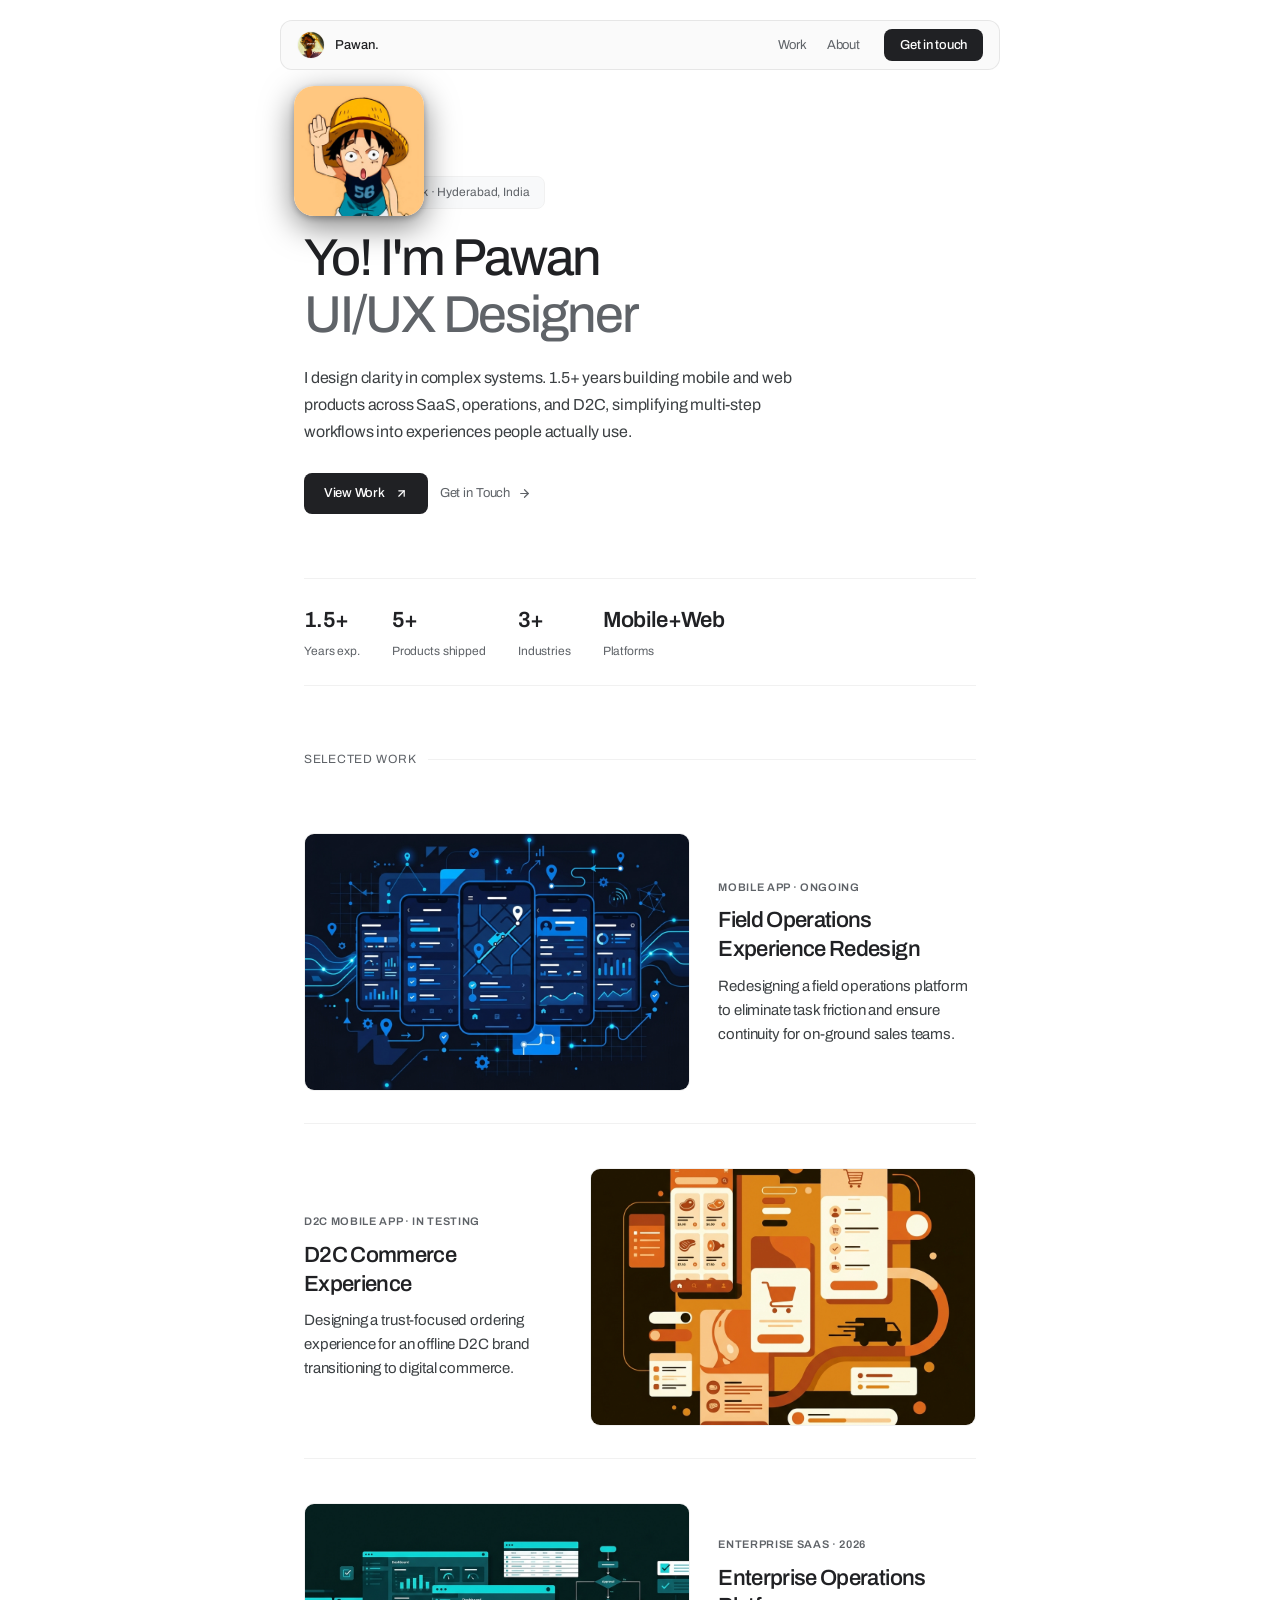
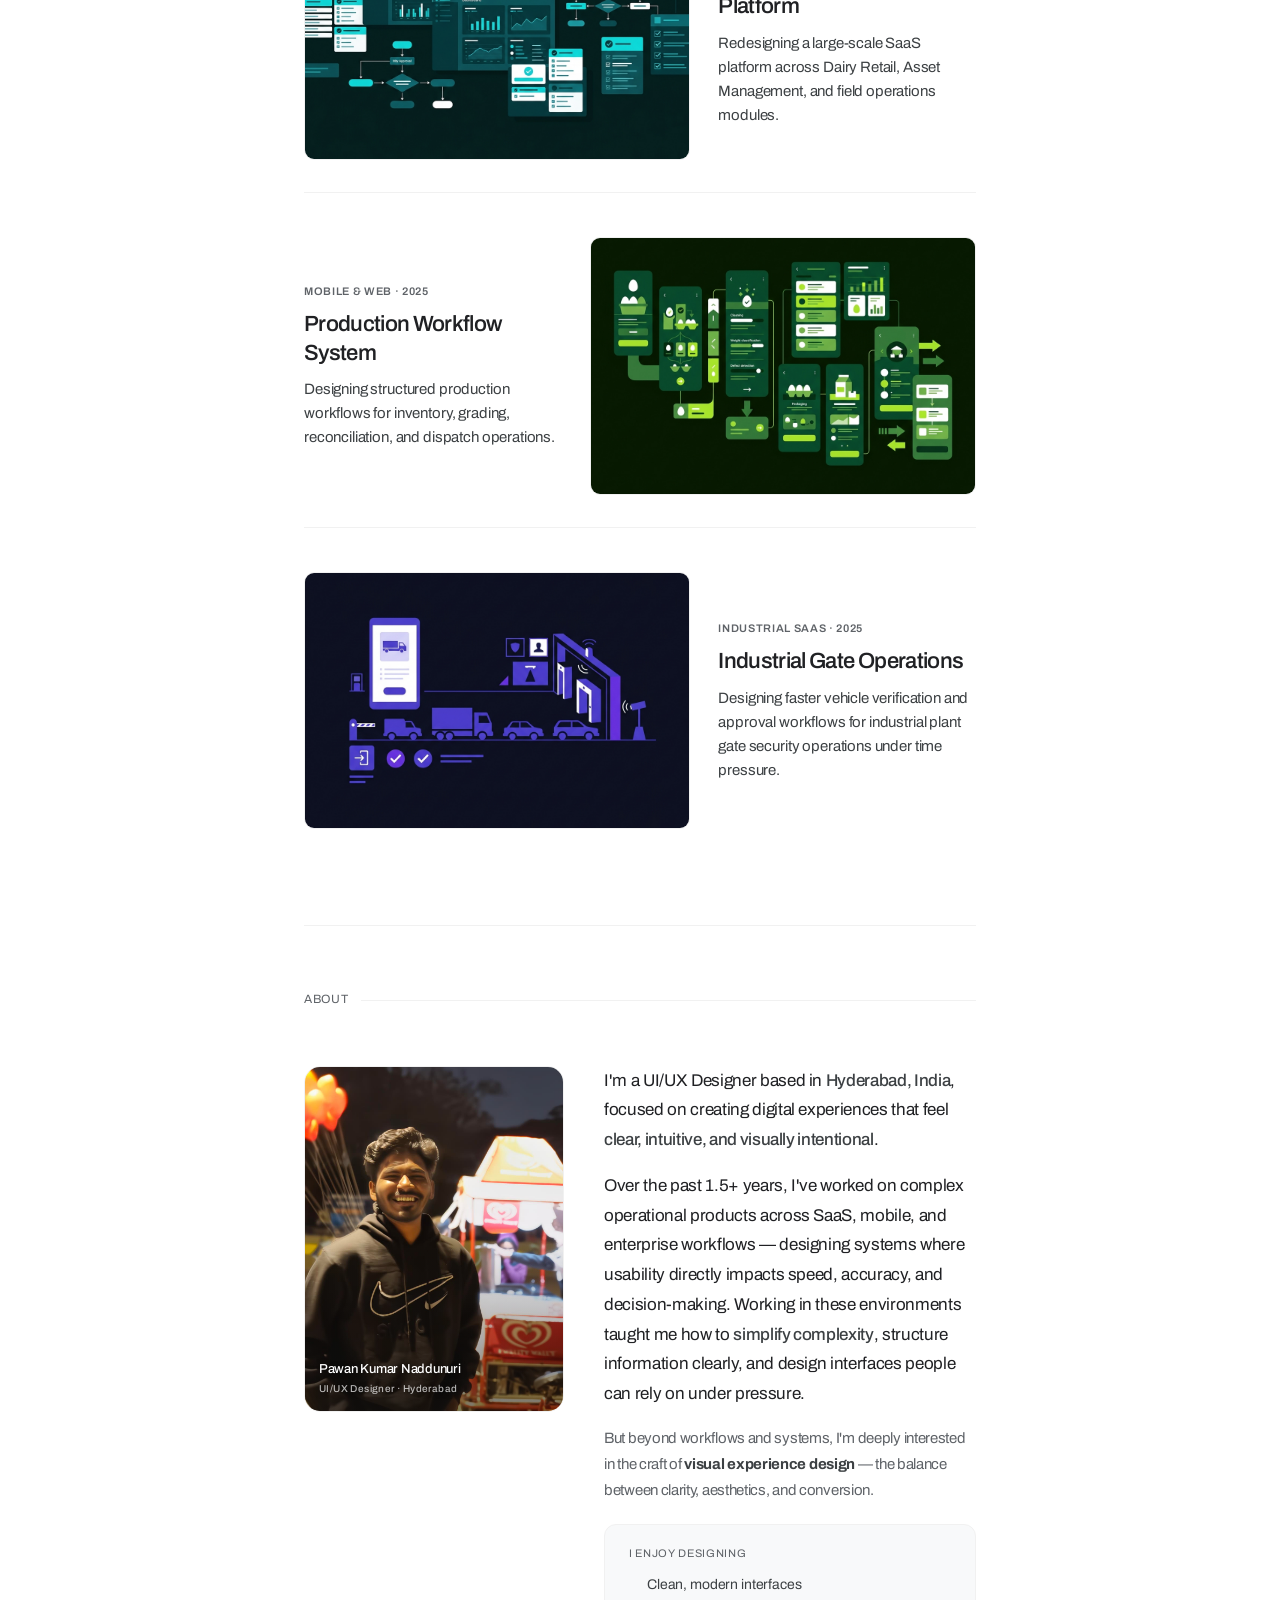
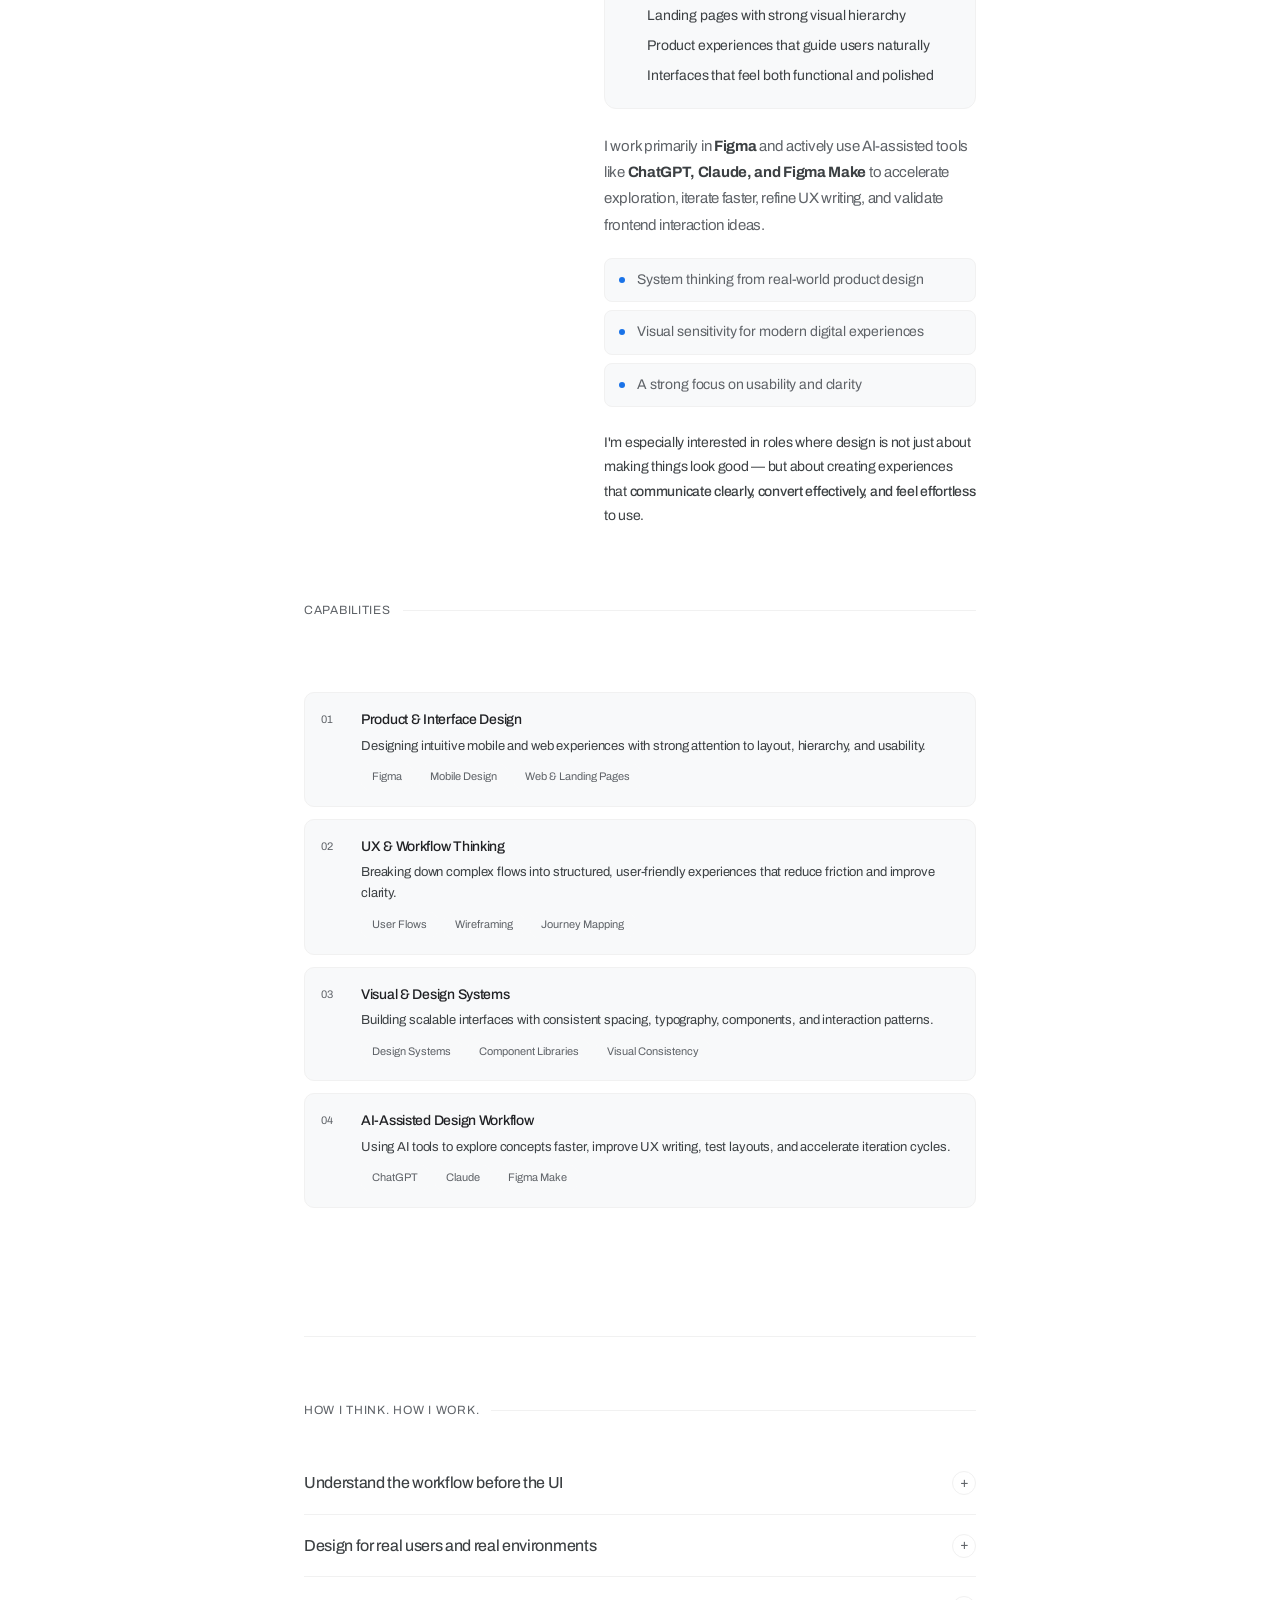
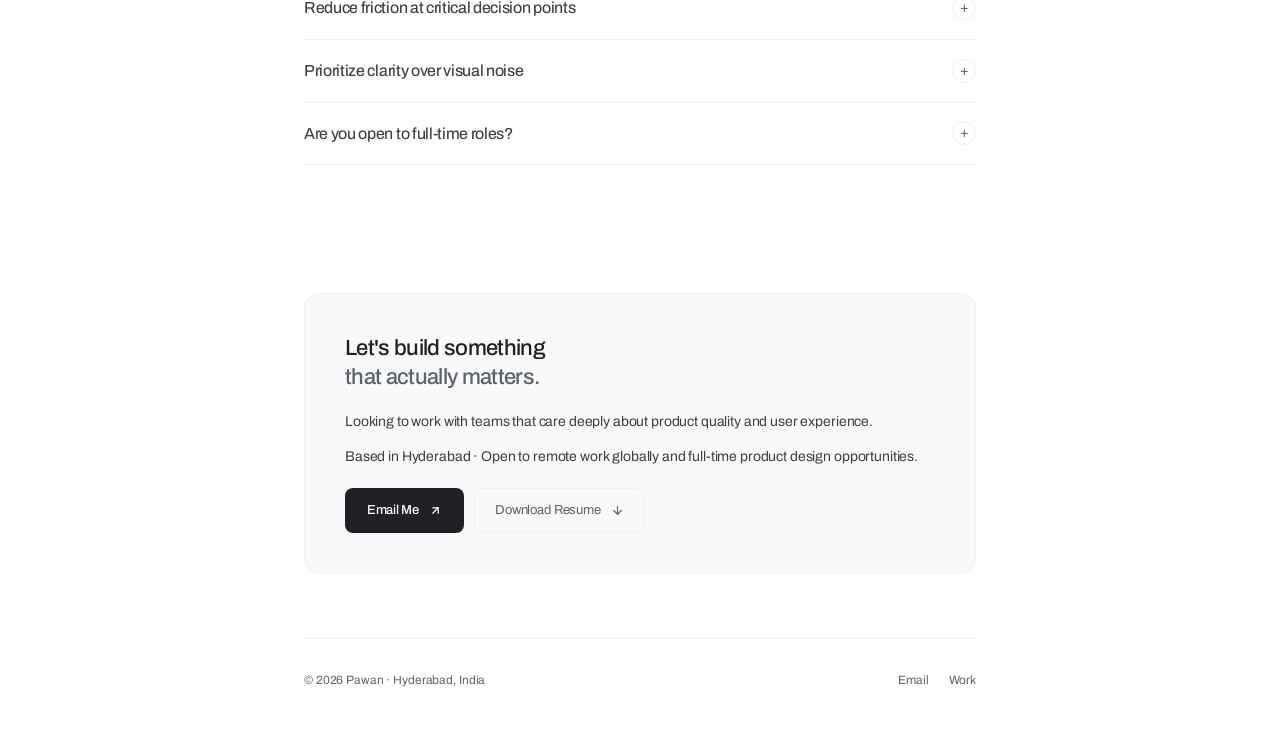
<file: index.html>
<!DOCTYPE html>
<html lang="en">
<head>
<link rel="preconnect" href="https://fonts.googleapis.com">
<link rel="preconnect" href="https://fonts.gstatic.com" crossorigin>
<link href="https://fonts.googleapis.com/css2?family=Archivo:ital,wght@0,100..900;1,100..900&display=swap" rel="stylesheet">
<!-- LIGHT THEME DISABLED <script>document.documentElement.setAttribute('data-theme','light');</script> -->
<meta charset="UTF-8">
<meta name="viewport" content="width=device-width, initial-scale=1">
<title>Pawan | UI/UX Designer</title>
<meta name="description" content="UI/UX Designer specializing in complex workflows, SaaS products, and operational systems. Based in Hyderabad.">
<link rel="stylesheet" href="css/main.css">
</head>
<body>

<!-- NAV -->
<nav>
  <a class="nav-logo" href="index.html">
    <div class="nav-av">
      <img src="images/Profile image 2.jpeg" alt="Pawan" loading="eager">
    </div>
    Pawan.
  </a>
  <div class="nav-links">
    <a href="#works" class="nav-link">Work</a>
    <a href="#about" class="nav-link">About</a>
  </div>
  <a href="mailto:impavankumart@gmail.com" class="nav-cta">Get in touch</a>
  <button class="nav-hamburger" id="navHamburger" aria-label="Toggle menu" aria-expanded="false">
    <span></span><span></span><span></span>
  </button>
</nav>
<div class="nav-overlay" id="navOverlay" role="dialog" aria-label="Navigation menu">
  <div class="nav-ov-section">
    <div class="nav-ov-label">Navigate</div>
    <a href="#works" class="nav-ov-link">Work <span class="nav-ov-arrow"><svg class="icon-arrow-up-right" viewBox="0 0 24 24" fill="none" stroke="currentColor" stroke-width="2.2" stroke-linecap="round" stroke-linejoin="round" style="width: 14px; height: 14px; display: inline-block; vertical-align: middle; transition: transform 0.2s;"><line x1="7" y1="17" x2="17" y2="7"></line><polyline points="7 7 17 7 17 17"></polyline></svg></span></a>
    <a href="#about" class="nav-ov-link">About <span class="nav-ov-arrow"><svg class="icon-arrow-up-right" viewBox="0 0 24 24" fill="none" stroke="currentColor" stroke-width="2.2" stroke-linecap="round" stroke-linejoin="round" style="width: 14px; height: 14px; display: inline-block; vertical-align: middle; transition: transform 0.2s;"><line x1="7" y1="17" x2="17" y2="7"></line><polyline points="7 7 17 7 17 17"></polyline></svg></span></a>
  </div>
  <div class="nav-ov-section">
    <div class="nav-ov-label">Case Studies</div>
    <a href="indent-case-study.html" class="nav-ov-link">Field Operations <span class="nav-ov-arrow"><svg class="icon-arrow-up-right" viewBox="0 0 24 24" fill="none" stroke="currentColor" stroke-width="2.2" stroke-linecap="round" stroke-linejoin="round" style="width: 14px; height: 14px; display: inline-block; vertical-align: middle; transition: transform 0.2s;"><line x1="7" y1="17" x2="17" y2="7"></line><polyline points="7 7 17 7 17 17"></polyline></svg></span></a>
    <a href="godavaricuts-case-study.html" class="nav-ov-link">D2C Commerce <span class="nav-ov-arrow"><svg class="icon-arrow-up-right" viewBox="0 0 24 24" fill="none" stroke="currentColor" stroke-width="2.2" stroke-linecap="round" stroke-linejoin="round" style="width: 14px; height: 14px; display: inline-block; vertical-align: middle; transition: transform 0.2s;"><line x1="7" y1="17" x2="17" y2="7"></line><polyline points="7 7 17 7 17 17"></polyline></svg></span></a>
    <a href="retailops-case-study.html" class="nav-ov-link">Enterprise Ops Platform <span class="nav-ov-arrow"><svg class="icon-arrow-up-right" viewBox="0 0 24 24" fill="none" stroke="currentColor" stroke-width="2.2" stroke-linecap="round" stroke-linejoin="round" style="width: 14px; height: 14px; display: inline-block; vertical-align: middle; transition: transform 0.2s;"><line x1="7" y1="17" x2="17" y2="7"></line><polyline points="7 7 17 7 17 17"></polyline></svg></span></a>
    <a href="manufacturing-case-study.html" class="nav-ov-link">Production Workflow <span class="nav-ov-arrow"><svg class="icon-arrow-up-right" viewBox="0 0 24 24" fill="none" stroke="currentColor" stroke-width="2.2" stroke-linecap="round" stroke-linejoin="round" style="width: 14px; height: 14px; display: inline-block; vertical-align: middle; transition: transform 0.2s;"><line x1="7" y1="17" x2="17" y2="7"></line><polyline points="7 7 17 7 17 17"></polyline></svg></span></a>
    <a href="gateops-case-study.html" class="nav-ov-link">Industrial Gate Ops <span class="nav-ov-arrow"><svg class="icon-arrow-up-right" viewBox="0 0 24 24" fill="none" stroke="currentColor" stroke-width="2.2" stroke-linecap="round" stroke-linejoin="round" style="width: 14px; height: 14px; display: inline-block; vertical-align: middle; transition: transform 0.2s;"><line x1="7" y1="17" x2="17" y2="7"></line><polyline points="7 7 17 7 17 17"></polyline></svg></span></a>
  </div>
  <div class="nav-ov-cta">
    <a href="mailto:impavankumart@gmail.com">Get in touch <svg class="icon-arrow-right" viewBox="0 0 24 24" fill="none" stroke="currentColor" stroke-width="2.2" stroke-linecap="round" stroke-linejoin="round" style="width: 14px; height: 14px; display: inline-block; vertical-align: middle; transition: transform 0.2s;"><line x1="5" y1="12" x2="19" y2="12"></line><polyline points="12 5 19 12 12 19"></polyline></svg></a>
  </div>
</div>
<main>
  <!-- HERO -->
  <section class="hero" style="position:relative;overflow:visible">
    <div class="hero-status fade-up d1">
      <span class="hero-dot"></span>
      Available for work · Hyderabad, India
    </div>
    <h1 class="hero-h1 fade-up d2" id="hero-name">
      Yo! I'm Pawan<br>
      <span class="dim">UI/UX Designer</span>
    </h1>
    <!-- Luffy pops up from the text -->
    <img
      id="luffy"
      src="images/Luffy Yo 2.jpg"
      alt="Luffy Yo"
      class="luffy-img"
    >
    <p class="hero-desc fade-up d3">
      I design clarity in complex systems. 1.5+ years building mobile and web products across SaaS, operations, and D2C, simplifying multi-step workflows into experiences people actually use.
    </p>
    <div class="hero-actions fade-up d4">
      <a href="#works" class="btn-primary">View Work <svg class="icon-arrow-up-right" viewBox="0 0 24 24" fill="none" stroke="currentColor" stroke-width="2.2" stroke-linecap="round" stroke-linejoin="round" style="width: 13px; height: 13px; display: inline-block; vertical-align: middle; margin-left: 2px;"><line x1="7" y1="17" x2="17" y2="7"></line><polyline points="7 7 17 7 17 17"></polyline></svg></a>
      <a href="mailto:impavankumart@gmail.com" class="btn-ghost">Get in Touch <svg class="icon-arrow-right" viewBox="0 0 24 24" fill="none" stroke="currentColor" stroke-width="2.2" stroke-linecap="round" stroke-linejoin="round" style="width: 13px; height: 13px; display: inline-block; vertical-align: middle; margin-left: 2px;"><line x1="5" y1="12" x2="19" y2="12"></line><polyline points="12 5 19 12 12 19"></polyline></svg></a>
    </div>
  </section>

  <!-- STATS -->
  <div class="stats fade-up d5">
    <div class="stat-item">
      <span class="stat-val">1.5+</span>
      <span class="stat-lbl">Years exp.</span>
    </div>
    <div class="stat-item">
      <span class="stat-val">5+</span>
      <span class="stat-lbl">Products shipped</span>
    </div>
    <div class="stat-item">
      <span class="stat-val">3+</span>
      <span class="stat-lbl">Industries</span>
    </div>
    <div class="stat-item">
      <span class="stat-val">Mobile+Web</span>
      <span class="stat-lbl">Platforms</span>
    </div>
  </div>

  <!-- WORKS -->
  <section id="works" class="srv">
    <div class="sec-label">Selected Work</div>
    <div class="works-grid">

      <!-- 01 · Field Operations Experience Redesign -->
      <a class="work-card" href="indent-case-study.html">
        <div class="wc-visual">
          <img class="wc-img" src="images/cover-fieldops.png" alt="Field Operations Experience Redesign UI" loading="lazy">
        </div>
        <div class="wc-info">
          <span class="wc-badge">Mobile App &middot; Ongoing</span>
          <div class="wc-title">Field Operations Experience Redesign</div>
          <div class="wc-desc">Redesigning a field operations platform to eliminate task friction and ensure continuity for on-ground sales teams.</div>
        </div>
      </a>

      <!-- 02 · D2C Commerce Experience (odd) -->
      <a class="work-card work-card-odd" href="godavaricuts-case-study.html">
        <div class="wc-visual">
          <img class="wc-img" src="images/cover-d2c.png" alt="D2C Commerce Experience UI" loading="lazy">
        </div>
        <div class="wc-info">
          <span class="wc-badge">D2C Mobile App &middot; In Testing</span>
          <div class="wc-title">D2C Commerce Experience</div>
          <div class="wc-desc">Designing a trust-focused ordering experience for an offline D2C brand transitioning to digital commerce.</div>
        </div>
      </a>

      <!-- 03 · Enterprise Operations Platform -->
      <a class="work-card" href="retailops-case-study.html">
        <div class="wc-visual">
          <img class="wc-img" src="images/cover-enterprise.png" alt="Enterprise Operations Platform UI" loading="lazy">
        </div>
        <div class="wc-info">
          <span class="wc-badge">Enterprise SaaS &middot; 2026</span>
          <div class="wc-title">Enterprise Operations Platform</div>
          <div class="wc-desc">Redesigning a large-scale SaaS platform across Dairy Retail, Asset Management, and field operations modules.</div>
        </div>
      </a>

      <!-- 04 · Production Workflow System (odd) -->
      <a class="work-card work-card-odd" href="manufacturing-case-study.html">
        <div class="wc-visual">
          <img class="wc-img" src="images/cover-production.png" alt="Production Workflow System UI" loading="lazy">
        </div>
        <div class="wc-info">
          <span class="wc-badge">Mobile & Web &middot; 2025</span>
          <div class="wc-title">Production Workflow System</div>
          <div class="wc-desc">Designing structured production workflows for inventory, grading, reconciliation, and dispatch operations.</div>
        </div>
      </a>

      <!-- 05 · Industrial Gate Operations -->
      <a class="work-card" href="gateops-case-study.html">
        <div class="wc-visual">
          <img class="wc-img" src="images/cover-gateops.png" alt="Industrial Gate Operations UI" loading="lazy">
        </div>
        <div class="wc-info">
          <span class="wc-badge">Industrial SaaS &middot; 2025</span>
          <div class="wc-title">Industrial Gate Operations</div>
          <div class="wc-desc">Designing faster vehicle verification and approval workflows for industrial plant gate security operations under time pressure.</div>
        </div>
      </a>

    </div>
  </section>

  <!-- ABOUT -->
  <section id="about" class="about-block srv">
    <div class="sec-label">About</div>

    <div class="about-layout">

      <!-- LEFT: Profile Image -->
      <div class="about-img-col">
        <div class="about-img-frame">
          <img src="images/Profile pic3.jpeg" alt="Pawan — UI/UX Designer" loading="lazy">
          <div class="about-img-name">
            Pawan Kumar Naddunuri
            <span class="about-img-tag">UI/UX Designer · Hyderabad</span>
          </div>
        </div>
      </div>

      <!-- RIGHT: Text Content -->
      <div class="about-text-col">

        <p class="about-text">
          I'm a UI/UX Designer based in <span class="hl">Hyderabad, India</span>, focused on creating digital experiences that feel <span class="hl">clear, intuitive, and visually intentional</span>.
        </p>

        <p class="about-text" style="margin-top:16px">
          Over the past 1.5+ years, I've worked on complex operational products across SaaS, mobile, and enterprise workflows — designing systems where usability directly impacts speed, accuracy, and decision-making. Working in these environments taught me how to <span class="hl">simplify complexity</span>, structure information clearly, and design interfaces people can rely on under pressure.
        </p>

        <p class="about-text" style="margin-top:16px;font-size:15px;color:var(--muted)">
          But beyond workflows and systems, I'm deeply interested in the craft of <strong style="color:var(--ink2)">visual experience design</strong> — the balance between clarity, aesthetics, and conversion.
        </p>

        <!-- What I enjoy designing -->
        <div class="about-interest-block">
          <div class="about-interest-label">I enjoy designing</div>
          <ul class="about-interest-list">
            <li>Clean, modern interfaces</li>
            <li>Landing pages with strong visual hierarchy</li>
            <li>Product experiences that guide users naturally</li>
            <li>Interfaces that feel both functional and polished</li>
          </ul>
        </div>

        <p class="about-text" style="margin-top:24px;font-size:15px;color:var(--muted)">
          I work primarily in <strong style="color:var(--ink2)">Figma</strong> and actively use AI-assisted tools like <strong style="color:var(--ink2)">ChatGPT, Claude, and Figma Make</strong> to accelerate exploration, iterate faster, refine UX writing, and validate frontend interaction ideas.
        </p>

        <!-- Approach pillars -->
        <div class="about-pillars">
          <div class="about-pillar"><span class="about-pillar-dot"></span>System thinking from real-world product design</div>
          <div class="about-pillar"><span class="about-pillar-dot"></span>Visual sensitivity for modern digital experiences</div>
          <div class="about-pillar"><span class="about-pillar-dot"></span>A strong focus on usability and clarity</div>
        </div>

        <p class="about-text" style="margin-top:24px;font-size:14px;color:var(--ink2);line-height:1.75">
          I'm especially interested in roles where design is not just about making things look good — but about creating experiences that <span class="hl">communicate clearly, convert effectively, and feel effortless</span> to use.
        </p>

      </div><!-- /about-text-col -->
    </div><!-- /about-layout -->

    <!-- Capabilities -->
    <div class="sec-label" style="margin-top:48px">Capabilities</div>
    <div class="skills-grid">

      <div class="skill-row">
        <span class="skill-num">01</span>
        <div class="skill-body">
          <div class="skill-title">Product &amp; Interface Design</div>
          <div class="skill-desc">Designing intuitive mobile and web experiences with strong attention to layout, hierarchy, and usability.</div>
          <div class="skill-tags">
            <span class="skill-tag">Figma</span>
            <span class="skill-tag">Mobile Design</span>
            <span class="skill-tag">Web &amp; Landing Pages</span>
          </div>
        </div>
      </div>

      <div class="skill-row">
        <span class="skill-num">02</span>
        <div class="skill-body">
          <div class="skill-title">UX &amp; Workflow Thinking</div>
          <div class="skill-desc">Breaking down complex flows into structured, user-friendly experiences that reduce friction and improve clarity.</div>
          <div class="skill-tags">
            <span class="skill-tag">User Flows</span>
            <span class="skill-tag">Wireframing</span>
            <span class="skill-tag">Journey Mapping</span>
          </div>
        </div>
      </div>

      <div class="skill-row">
        <span class="skill-num">03</span>
        <div class="skill-body">
          <div class="skill-title">Visual &amp; Design Systems</div>
          <div class="skill-desc">Building scalable interfaces with consistent spacing, typography, components, and interaction patterns.</div>
          <div class="skill-tags">
            <span class="skill-tag">Design Systems</span>
            <span class="skill-tag">Component Libraries</span>
            <span class="skill-tag">Visual Consistency</span>
          </div>
        </div>
      </div>

      <div class="skill-row">
        <span class="skill-num">04</span>
        <div class="skill-body">
          <div class="skill-title">AI-Assisted Design Workflow</div>
          <div class="skill-desc">Using AI tools to explore concepts faster, improve UX writing, test layouts, and accelerate iteration cycles.</div>
          <div class="skill-tags">
            <span class="skill-tag">ChatGPT</span>
            <span class="skill-tag">Claude</span>
            <span class="skill-tag">Figma Make</span>
          </div>
        </div>
      </div>

    </div>
  </section>

  <!-- APPROACH / FAQ -->
  <section class="faq-block srv">
    <div class="sec-label">How I Think. How I Work.</div>
    <div class="faq-item">
      <div class="faq-q" onclick="toggleFaq(this)">
        <span class="faq-q-txt">Understand the workflow before the UI</span>
        <span class="faq-icon">+</span>
      </div>
      <div class="faq-body"><p>I don't start with screens — I start with understanding the system. I map the workflow end-to-end, identify where friction lives, and only then design the interface around it.</p></div>
    </div>
    <div class="faq-item">
      <div class="faq-q" onclick="toggleFaq(this)">
        <span class="faq-q-txt">Design for real users and real environments</span>
        <span class="faq-icon">+</span>
      </div>
      <div class="faq-body"><p>Most of my work is for operators, not casual users — plant floor workers, logistics teams, security staff. People who need speed, accuracy, and zero hesitation from their tools.</p></div>
    </div>
    <div class="faq-item">
      <div class="faq-q" onclick="toggleFaq(this)">
        <span class="faq-q-txt">Reduce friction at critical decision points</span>
        <span class="faq-icon">+</span>
      </div>
      <div class="faq-body"><p>In industrial and operational systems, the highest-stakes moments are where delays and errors happen. I focus design effort exactly there — verification, approval, dispatch.</p></div>
    </div>
    <div class="faq-item">
      <div class="faq-q" onclick="toggleFaq(this)">
        <span class="faq-q-txt">Prioritize clarity over visual noise</span>
        <span class="faq-icon">+</span>
      </div>
      <div class="faq-body"><p>Clean UI isn't just aesthetic — in high-pressure environments, visual noise directly causes errors. Every element on screen should earn its place by aiding the user's next action.</p></div>
    </div>
    <div class="faq-item">
      <div class="faq-q" onclick="toggleFaq(this)">
        <span class="faq-q-txt">Are you open to full-time roles?</span>
        <span class="faq-icon">+</span>
      </div>
      <div class="faq-body"><p>Yes — open to both product design roles and freelance collaborations. Based in Hyderabad, available for remote work globally.</p></div>
    </div>
  </section>

  <!-- CTA -->
  <div class="cta-block srv">
    <div class="cta-h">
      Let's build something<br><span class="dim">that actually matters.</span>
    </div>
    <p style="font-size:14px;color:var(--ink2);letter-spacing:-0.01em;line-height:1.6">Looking to work with teams that care deeply about product quality and user experience.</p>
    <p style="font-size:14px;color:var(--ink2);letter-spacing:-0.01em;line-height:1.6;margin-top:-8px">Based in Hyderabad &middot; Open to remote work globally and full-time product design opportunities.</p>
    <div class="cta-actions">
      <a href="mailto:impavankumart@gmail.com" class="cta-btn-primary">Email Me <svg class="icon-arrow-up-right" viewBox="0 0 24 24" fill="none" stroke="currentColor" stroke-width="2.2" stroke-linecap="round" stroke-linejoin="round" style="width: 13px; height: 13px; display: inline-block; vertical-align: middle; margin-left: 2px;"><line x1="7" y1="17" x2="17" y2="7"></line><polyline points="7 7 17 7 17 17"></polyline></svg></a>
      <a href="resume.pdf" download="Pawankumar_Resume.pdf" class="cta-btn-ghost">Download Resume <svg class="icon-arrow-down" viewBox="0 0 24 24" fill="none" stroke="currentColor" stroke-width="2.2" stroke-linecap="round" stroke-linejoin="round" style="width: 13px; height: 13px; display: inline-block; vertical-align: middle; margin-left: 2px;"><line x1="12" y1="5" x2="12" y2="19"></line><polyline points="19 12 12 19 5 12"></polyline></svg></a>
    </div>
  </div>

  <!-- FOOTER -->
  <footer>
    <span class="foot-left">&copy; 2026 Pawan &middot; Hyderabad, India</span>
    <div class="foot-links">
      <a href="mailto:impavankumart@gmail.com" class="foot-link">Email</a>
      <a href="#works" class="foot-link">Work</a>
    </div>
  </footer>
</main>

<!-- LUFFY placeholder removed (moved inside hero) -->

<script src="js/main.js" defer></script>
<script>
(function(){var s='light';document.documentElement.setAttribute('data-theme',s);})();
document.addEventListener('DOMContentLoaded',function(){
  var btn=document.getElementById('themeToggle');
  if(!btn)return;
  function syncIcon(){
    var t=document.documentElement.getAttribute('data-theme');
    btn.innerHTML=t==='light'
      ? '<svg viewBox="0 0 24 24" fill="none" stroke="currentColor" stroke-width="2" stroke-linecap="round" stroke-linejoin="round"><path d="M21 12.79A9 9 0 1 1 11.21 3 7 7 0 0 0 21 12.79z"/></svg>'
      : '<svg viewBox="0 0 24 24" fill="none" stroke="currentColor" stroke-width="2" stroke-linecap="round" stroke-linejoin="round"><circle cx="12" cy="12" r="5"/><line x1="12" y1="1" x2="12" y2="3"/><line x1="12" y1="21" x2="12" y2="23"/><line x1="4.22" y1="4.22" x2="5.64" y2="5.64"/><line x1="18.36" y1="18.36" x2="19.78" y2="19.78"/><line x1="1" y1="12" x2="3" y2="12"/><line x1="21" y1="12" x2="23" y2="12"/><line x1="4.22" y1="19.78" x2="5.64" y2="18.36"/><line x1="18.36" y1="5.64" x2="19.78" y2="4.22"/></svg>';
  }
  syncIcon();
  btn.addEventListener('click',function(){
    var cur=document.documentElement.getAttribute('data-theme');
    var next=cur==='light'?'light':'light';
    document.documentElement.setAttribute('data-theme',next);
    localStorage.setItem('theme',next);
    syncIcon();
  });
});
</script><script>
// Hamburger Menu Logic
document.addEventListener('DOMContentLoaded', function() {
  const hamburger = document.getElementById('navHamburger');
  const overlay = document.getElementById('navOverlay');
  if(hamburger && overlay) {
    hamburger.addEventListener('click', function() {
      const isOpen = overlay.classList.contains('open');
      if(isOpen) {
        overlay.classList.remove('open');
        hamburger.classList.remove('open');
        hamburger.setAttribute('aria-expanded', 'false');
        document.body.style.overflow = '';
      } else {
        overlay.classList.add('open');
        hamburger.classList.add('open');
        hamburger.setAttribute('aria-expanded', 'true');
        document.body.style.overflow = 'hidden';
      }
    });
  }
});
</script>
<script>
// Close mobile nav when a link inside is clicked
document.addEventListener('DOMContentLoaded', function() {
  var overlay = document.getElementById('navOverlay');
  var hamburger = document.getElementById('navHamburger');
  if(overlay) {
    overlay.querySelectorAll('a').forEach(function(link) {
      link.addEventListener('click', function() {
        overlay.classList.remove('open');
        if(hamburger) { hamburger.classList.remove('open'); hamburger.setAttribute('aria-expanded','false'); }
        document.body.style.overflow = '';
      });
    });
  }
});
</script></body>
</html>
</file>
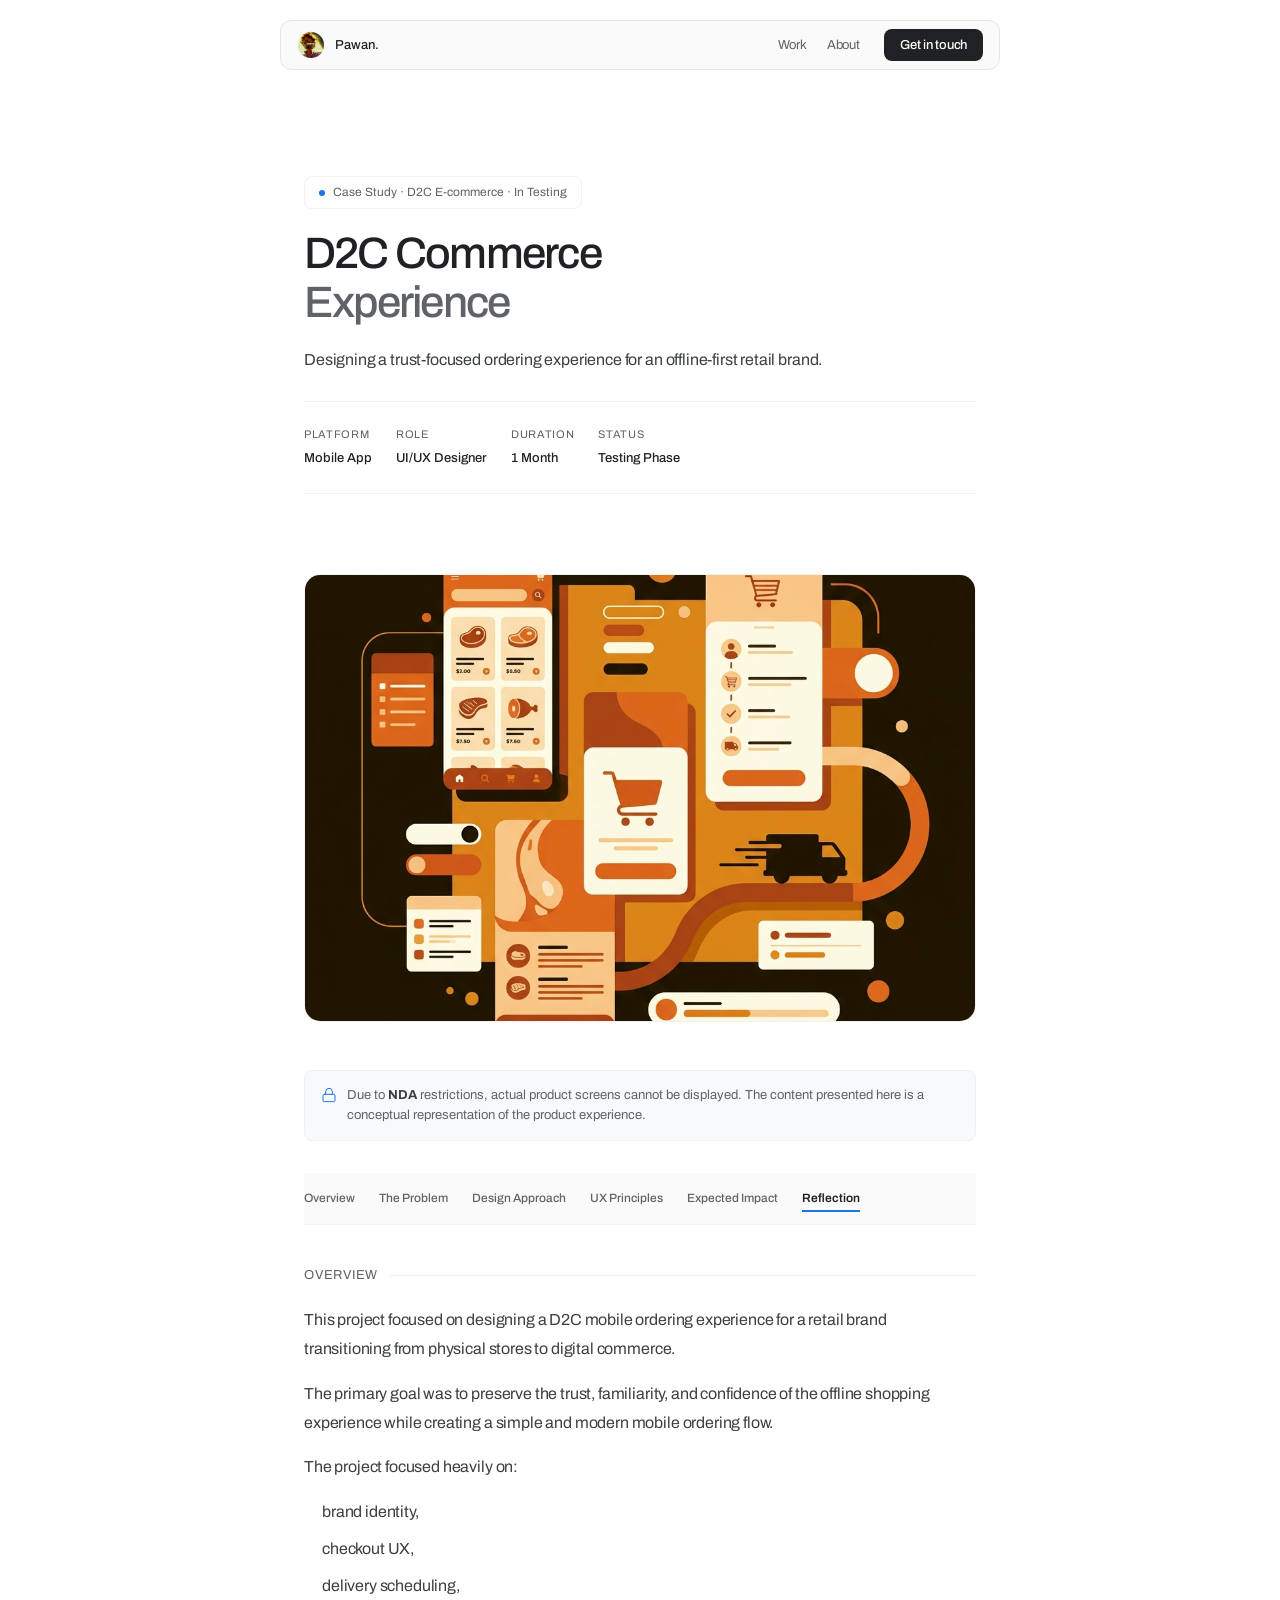
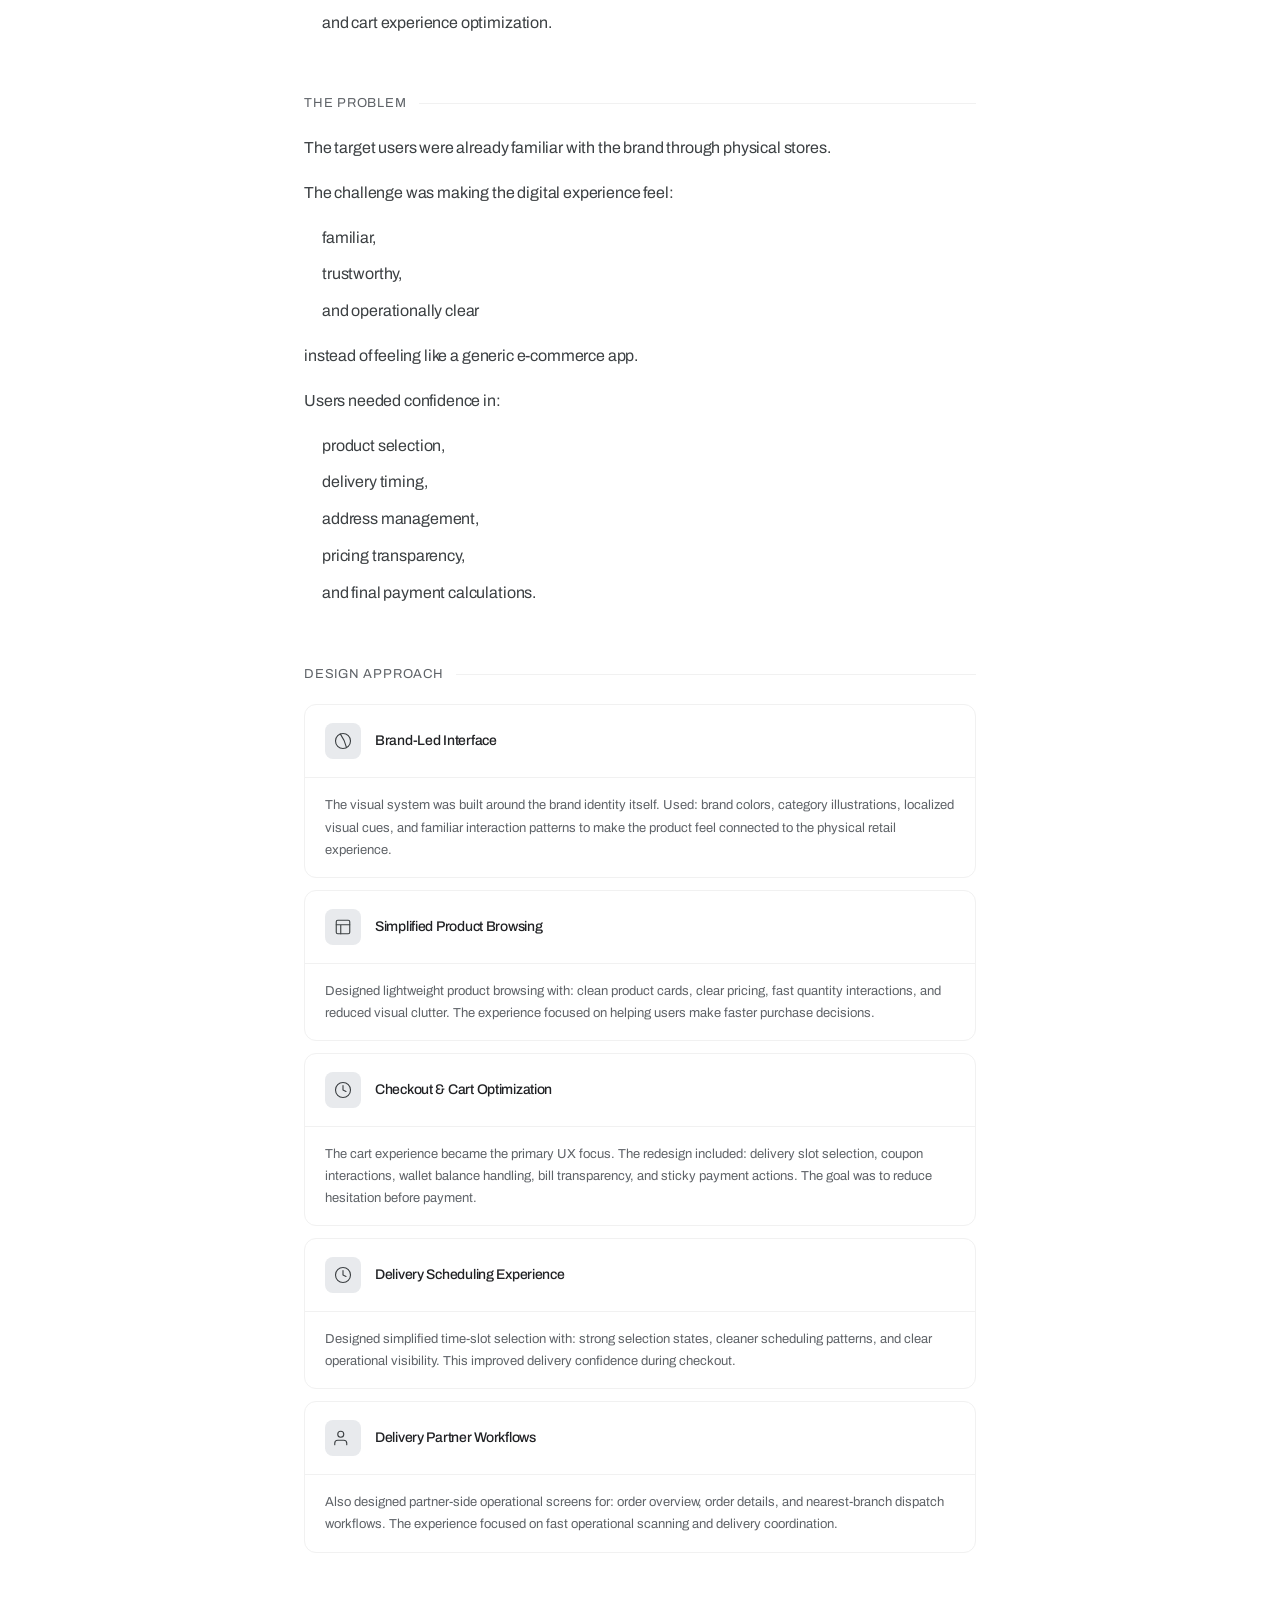
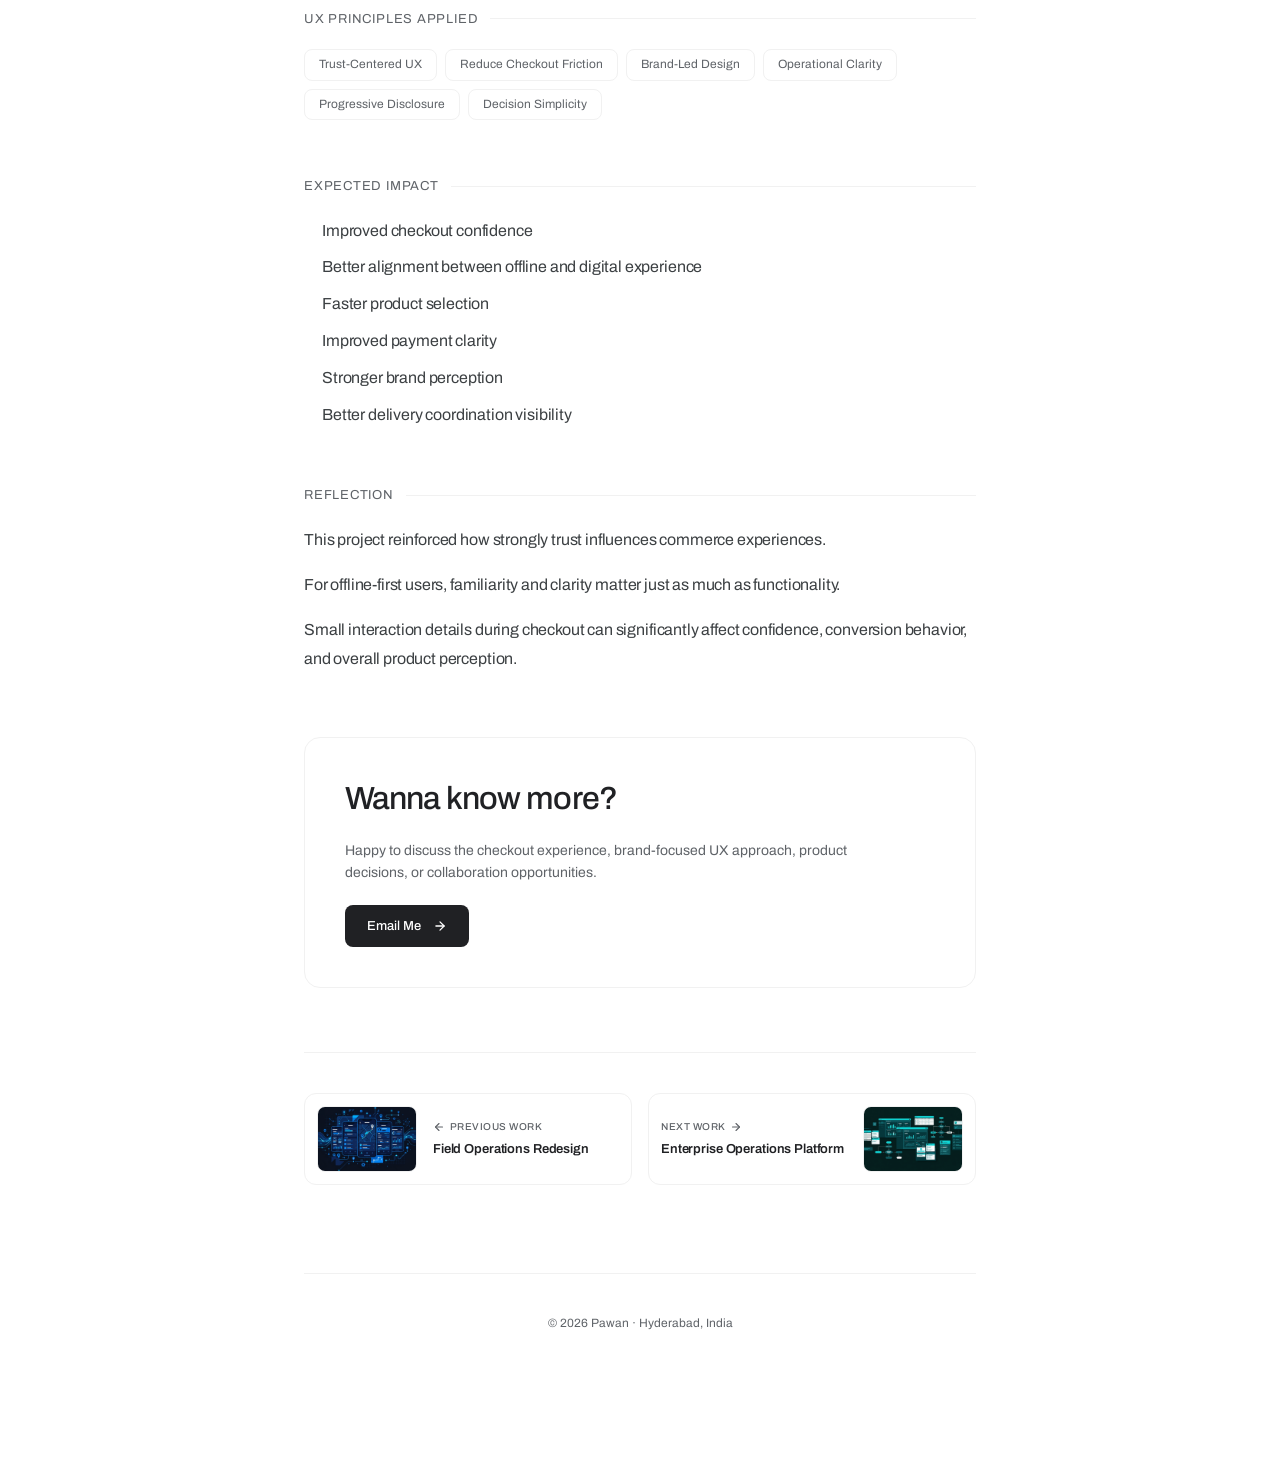
<file: D2C .html>
<!DOCTYPE html>
<html lang="en">
<head>
<link rel="preconnect" href="https://fonts.googleapis.com">
<link rel="preconnect" href="https://fonts.gstatic.com" crossorigin>
<link href="https://fonts.googleapis.com/css2?family=Archivo:ital,wght@0,100..900;1,100..900&display=swap" rel="stylesheet">
<!-- LIGHT THEME DISABLED <script>document.documentElement.setAttribute('data-theme','light');</script> -->
<meta charset="UTF-8"><meta name="viewport" content="width=device-width,initial-scale=1">
<title>Godavaricuts Case Study | Pawan</title>
<meta name="description" content="Case study: Designing a D2C meat ordering experience with strong brand identity and trust-building checkout UX.">
<link rel="stylesheet" href="css/godavaricuts-case-study.css">
<link rel="stylesheet" href="css/case-study-shared.css">
</head>
<body>
<nav>
  <a class="nav-logo" href="index.html">
    <div class="nav-av">
      <img src="images/Profile image 2.jpeg" alt="Pawan" loading="eager">
    </div>
    Pawan.
  </a>
  <div class="nav-links">
    <a href="index.html#works" class="nav-link">Work</a>
    <a href="index.html#about" class="nav-link">About</a>
  </div>
  <a href="mailto:impavankumart@gmail.com" class="nav-cta">Get in touch</a>
  <button class="nav-hamburger" id="navHamburger" aria-label="Toggle menu" aria-expanded="false">
    <span></span><span></span><span></span>
  </button>
</nav>
<div class="nav-overlay" id="navOverlay" role="dialog" aria-label="Navigation menu">
  <div class="nav-ov-section">
    <div class="nav-ov-label">Navigate</div>
    <a href="index.html#works" class="nav-ov-link">Work <span class="nav-ov-arrow"><svg class="icon-arrow-up-right" viewBox="0 0 24 24" fill="none" stroke="currentColor" stroke-width="2.2" stroke-linecap="round" stroke-linejoin="round" style="width: 14px; height: 14px; display: inline-block; vertical-align: middle; transition: transform 0.2s;"><line x1="7" y1="17" x2="17" y2="7"></line><polyline points="7 7 17 7 17 17"></polyline></svg></span></a>
    <a href="index.html#about" class="nav-ov-link">About <span class="nav-ov-arrow"><svg class="icon-arrow-up-right" viewBox="0 0 24 24" fill="none" stroke="currentColor" stroke-width="2.2" stroke-linecap="round" stroke-linejoin="round" style="width: 14px; height: 14px; display: inline-block; vertical-align: middle; transition: transform 0.2s;"><line x1="7" y1="17" x2="17" y2="7"></line><polyline points="7 7 17 7 17 17"></polyline></svg></span></a>
  </div>
  <div class="nav-ov-section">
    <div class="nav-ov-label">Case Studies</div>
    <a href="indent-case-study.html" class="nav-ov-link">Field Operations <span class="nav-ov-arrow"><svg class="icon-arrow-up-right" viewBox="0 0 24 24" fill="none" stroke="currentColor" stroke-width="2.2" stroke-linecap="round" stroke-linejoin="round" style="width: 14px; height: 14px; display: inline-block; vertical-align: middle; transition: transform 0.2s;"><line x1="7" y1="17" x2="17" y2="7"></line><polyline points="7 7 17 7 17 17"></polyline></svg></span></a>
    <a href="godavaricuts-case-study.html" class="nav-ov-link" style="color:var(--acc)">D2C Commerce <span class="nav-ov-arrow"><svg class="icon-arrow-up-right" viewBox="0 0 24 24" fill="none" stroke="currentColor" stroke-width="2.2" stroke-linecap="round" stroke-linejoin="round" style="width: 14px; height: 14px; display: inline-block; vertical-align: middle; transition: transform 0.2s;"><line x1="7" y1="17" x2="17" y2="7"></line><polyline points="7 7 17 7 17 17"></polyline></svg></span></a>
    <a href="retailops-case-study.html" class="nav-ov-link">Enterprise Ops Platform <span class="nav-ov-arrow"><svg class="icon-arrow-up-right" viewBox="0 0 24 24" fill="none" stroke="currentColor" stroke-width="2.2" stroke-linecap="round" stroke-linejoin="round" style="width: 14px; height: 14px; display: inline-block; vertical-align: middle; transition: transform 0.2s;"><line x1="7" y1="17" x2="17" y2="7"></line><polyline points="7 7 17 7 17 17"></polyline></svg></span></a>
    <a href="manufacturing-case-study.html" class="nav-ov-link">Production Workflow <span class="nav-ov-arrow"><svg class="icon-arrow-up-right" viewBox="0 0 24 24" fill="none" stroke="currentColor" stroke-width="2.2" stroke-linecap="round" stroke-linejoin="round" style="width: 14px; height: 14px; display: inline-block; vertical-align: middle; transition: transform 0.2s;"><line x1="7" y1="17" x2="17" y2="7"></line><polyline points="7 7 17 7 17 17"></polyline></svg></span></a>
    <a href="gateops-case-study.html" class="nav-ov-link">Industrial Gate Ops <span class="nav-ov-arrow"><svg class="icon-arrow-up-right" viewBox="0 0 24 24" fill="none" stroke="currentColor" stroke-width="2.2" stroke-linecap="round" stroke-linejoin="round" style="width: 14px; height: 14px; display: inline-block; vertical-align: middle; transition: transform 0.2s;"><line x1="7" y1="17" x2="17" y2="7"></line><polyline points="7 7 17 7 17 17"></polyline></svg></span></a>
  </div>
  <div class="nav-ov-cta">
    <a href="mailto:impavankumart@gmail.com">Get in touch <svg class="icon-arrow-right" viewBox="0 0 24 24" fill="none" stroke="currentColor" stroke-width="2.2" stroke-linecap="round" stroke-linejoin="round" style="width: 14px; height: 14px; display: inline-block; vertical-align: middle; transition: transform 0.2s;"><line x1="5" y1="12" x2="19" y2="12"></line><polyline points="12 5 19 12 12 19"></polyline></svg></a>
  </div>
</div>
<main>

  <!-- HEADER -->
  <header class="cs-header">
<link rel="preconnect" href="https://fonts.googleapis.com">
<link rel="preconnect" href="https://fonts.gstatic.com" crossorigin>
<link href="https://fonts.googleapis.com/css2?family=Archivo:ital,wght@0,100..900;1,100..900&display=swap" rel="stylesheet">
<!-- LIGHT THEME DISABLED <script>document.documentElement.setAttribute('data-theme','light');</script> -->
    <div class="cs-tag fade-up d1">
      <span class="cs-tag-dot"></span>
      Case Study · D2C E-commerce · In Testing
    </div>
    <h1 class="cs-h1 fade-up d2">
      D2C Commerce<br>
      <span class="dim">Experience</span>
    </h1>
    <p class="cs-sub fade-up d3">
      Designing a trust-focused ordering experience for an offline-first retail brand.
    </p>
    <div class="cs-meta fade-up d3">
      <div class="cs-meta-item">
        <span class="cs-meta-lbl">Platform</span>
        <span class="cs-meta-val">Mobile App</span>
      </div>
      <div class="cs-meta-item">
        <span class="cs-meta-lbl">Role</span>
        <span class="cs-meta-val">UI/UX Designer</span>
      </div>
      <div class="cs-meta-item">
        <span class="cs-meta-lbl">Duration</span>
        <span class="cs-meta-val">1 Month</span>
      </div>
      <div class="cs-meta-item">
        <span class="cs-meta-lbl">Status</span>
        <span class="cs-meta-val">Testing Phase</span>
      </div>
    </div>
  </header>

  <!-- COVER IMAGE -->
  <div class="cs-hero-visual fade-up d3" style="margin-bottom:48px">
    <img src="images/cover-d2c.png" alt="D2C Commerce Experience Banner" style="width:100%;display:block;border-radius:0" loading="lazy">
  </div>

  <!-- NDA Notice -->
  <div class="nda-notice srv" style="display:flex;align-items:flex-start;gap:10px;padding:14px 16px;background:var(--bg2);border:1px solid var(--line);border-radius:8px;font-size:13px;color:var(--muted);line-height:1.6;margin-bottom:32px">
    <span style="flex-shrink:0;font-size:15px;margin-top:1px">
      <svg width="16" height="16" viewBox="0 0 24 24" fill="none" stroke="var(--acc)" stroke-width="1.5" stroke-linecap="round" stroke-linejoin="round" style="flex-shrink:0;margin-top:1px">
        <rect x="3" y="11" width="18" height="11" rx="2" ry="2"/>
        <path d="M7 11V7a5 5 0 0 1 10 0v4"/>
      </svg>
    </span>
    <span>Due to <strong style="color:var(--ink2);font-weight:700">NDA</strong> restrictions, actual product screens cannot be displayed. The content presented here is a conceptual representation of the product experience.</span>
  </div>

  <!-- TABLE OF CONTENTS -->
  <div class="cs-toc-horizontal srv">
    <div class="cs-toc-list-horizontal">
      <span class="cs-toc-link-horizontal active" data-section="overview">Overview</span>
      <span class="cs-toc-link-horizontal" data-section="problem">The Problem</span>
      <span class="cs-toc-link-horizontal" data-section="approach">Design Approach</span>
      <span class="cs-toc-link-horizontal" data-section="principles">UX Principles</span>
      <span class="cs-toc-link-horizontal" data-section="impact">Expected Impact</span>
      <span class="cs-toc-link-horizontal" data-section="reflection">Reflection</span>
    </div>
  </div>

      <!-- OVERVIEW -->
      <section class="cs-section srv" id="overview">
        <div class="sec-h2">Overview</div>
        <div class="cs-body">
          <p>This project focused on designing a D2C mobile ordering experience for a retail brand transitioning from physical stores to digital commerce.</p>
          <p>The primary goal was to preserve the trust, familiarity, and confidence of the offline shopping experience while creating a simple and modern mobile ordering flow.</p>
          <p>The project focused heavily on:</p>
          <ul>
            <li>brand identity,</li>
            <li>checkout UX,</li>
            <li>delivery scheduling,</li>
            <li>and cart experience optimization.</li>
          </ul>
        </div>
      </section>

      <!-- THE PROBLEM -->
      <section class="cs-section srv" id="problem">
        <div class="sec-h2">The Problem</div>
        <div class="cs-body">
          <p>The target users were already familiar with the brand through physical stores.</p>
          <p>The challenge was making the digital experience feel:</p>
          <ul>
            <li>familiar,</li>
            <li>trustworthy,</li>
            <li>and operationally clear</li>
          </ul>
          <p>instead of feeling like a generic e-commerce app.</p>
          <p>Users needed confidence in:</p>
          <ul>
            <li>product selection,</li>
            <li>delivery timing,</li>
            <li>address management,</li>
            <li>pricing transparency,</li>
            <li>and final payment calculations.</li>
          </ul>
        </div>
      </section>

      <!-- DESIGN APPROACH -->
      <section class="cs-section srv" id="approach">
        <div class="sec-h2">Design Approach</div>
        <div class="solution-grid">

          <div class="solution-card">
            <div class="solution-card-head">
              <div class="solution-icon"><svg viewBox="0 0 24 24" fill="none" stroke="currentColor" stroke-width="1.5" stroke-linecap="round" stroke-linejoin="round" width="18" height="18"><circle cx="12" cy="12" r="10"/><path d="M8.56 2.75c4.37 6.03 6.02 9.42 8.03 17.72"/></svg></div>
              <div class="solution-title">Brand-Led Interface</div>
            </div>
            <div class="solution-body">
              The visual system was built around the brand identity itself. Used: brand colors, category illustrations, localized visual cues, and familiar interaction patterns to make the product feel connected to the physical retail experience.
            </div>
          </div>

          <div class="solution-card">
            <div class="solution-card-head">
              <div class="solution-icon"><svg viewBox="0 0 24 24" fill="none" stroke="currentColor" stroke-width="1.5" stroke-linecap="round" stroke-linejoin="round" width="18" height="18"><rect x="3" y="3" width="18" height="18" rx="2"/><path d="M3 9h18M9 21V9"/></svg></div>
              <div class="solution-title">Simplified Product Browsing</div>
            </div>
            <div class="solution-body">
              Designed lightweight product browsing with: clean product cards, clear pricing, fast quantity interactions, and reduced visual clutter. The experience focused on helping users make faster purchase decisions.
            </div>
          </div>

          <div class="solution-card">
            <div class="solution-card-head">
              <div class="solution-icon"><svg viewBox="0 0 24 24" fill="none" stroke="currentColor" stroke-width="1.5" stroke-linecap="round" stroke-linejoin="round" width="18" height="18"><circle cx="12" cy="12" r="10"/><polyline points="12 6 12 12 16 14"/></svg></div>
              <div class="solution-title">Checkout & Cart Optimization</div>
            </div>
            <div class="solution-body">
              The cart experience became the primary UX focus. The redesign included: delivery slot selection, coupon interactions, wallet balance handling, bill transparency, and sticky payment actions. The goal was to reduce hesitation before payment.
            </div>
          </div>

          <div class="solution-card">
            <div class="solution-card-head">
              <div class="solution-icon"><svg viewBox="0 0 24 24" fill="none" stroke="currentColor" stroke-width="1.5" stroke-linecap="round" stroke-linejoin="round" width="18" height="18"><circle cx="12" cy="12" r="10"/><polyline points="12 6 12 12 16 14"/></svg></div>
              <div class="solution-title">Delivery Scheduling Experience</div>
            </div>
            <div class="solution-body">
              Designed simplified time-slot selection with: strong selection states, cleaner scheduling patterns, and clear operational visibility. This improved delivery confidence during checkout.
            </div>
          </div>

          <div class="solution-card" style="grid-column: 1 / -1">
            <div class="solution-card-head">
              <div class="solution-icon"><svg viewBox="0 0 24 24" fill="none" stroke="currentColor" stroke-width="1.5" stroke-linecap="round" stroke-linejoin="round" width="18" height="18"><path d="M17 21v-2a4 4 0 0 0-4-4H5a4 4 0 0 0-4 4v2"/><circle cx="9" cy="7" r="4"/></svg></div>
              <div class="solution-title">Delivery Partner Workflows</div>
            </div>
            <div class="solution-body">
              Also designed partner-side operational screens for: order overview, order details, and nearest-branch dispatch workflows. The experience focused on fast operational scanning and delivery coordination.
            </div>
          </div>

        </div>
      </section>

      <!-- UX PRINCIPLES APPLIED -->
      <section class="cs-section srv" id="principles">
        <div class="sec-h2">UX Principles Applied</div>
        <div class="pill-list">
          <span class="pill">Trust-Centered UX</span>
          <span class="pill">Reduce Checkout Friction</span>
          <span class="pill">Brand-Led Design</span>
          <span class="pill">Operational Clarity</span>
          <span class="pill">Progressive Disclosure</span>
          <span class="pill">Decision Simplicity</span>
        </div>
      </section>

      <!-- EXPECTED IMPACT -->
      <section class="cs-section srv" id="impact">
        <div class="sec-h2">Expected Impact</div>
        <div class="cs-body">
          <ul>
            <li>Improved checkout confidence</li>
            <li>Better alignment between offline and digital experience</li>
            <li>Faster product selection</li>
            <li>Improved payment clarity</li>
            <li>Stronger brand perception</li>
            <li>Better delivery coordination visibility</li>
          </ul>
        </div>
      </section>

      <!-- REFLECTION -->
      <section class="cs-section srv" id="reflection">
        <div class="sec-h2">Reflection</div>
        <div class="cs-body">
          <p>This project reinforced how strongly trust influences commerce experiences.</p>
          <p>For offline-first users, familiarity and clarity matter just as much as functionality.</p>
          <p>Small interaction details during checkout can significantly affect confidence, conversion behavior, and overall product perception.</p>
        </div>
      </section>
  <!-- WANNA KNOW MORE CTA -->
  <section class="cs-contact-cta srv">
    <h2 class="cta-title">Wanna know more?</h2>
    <p class="cta-desc">Happy to discuss the checkout experience, brand-focused UX approach, product decisions, or collaboration opportunities.</p>
    <a href="mailto:impavankumart@gmail.com" class="cta-email-btn">Email Me <svg class="icon-arrow-right" viewBox="0 0 24 24" fill="none" stroke="currentColor" stroke-width="2.2" stroke-linecap="round" stroke-linejoin="round" style="width: 14px; height: 14px; display: inline-block; vertical-align: middle; margin-left: 4px;"><line x1="5" y1="12" x2="19" y2="12"></line><polyline points="12 5 19 12 12 19"></polyline></svg></a>
  </section>

  <!-- PAGE NAV -->
  <div class="page-nav srv">
    <!-- Previous Card: Field Ops -->
    <a href="indent-case-study.html" class="page-nav-card prev">
      <div class="pnc-visual">
        <img src="images/cover-fieldops.png" alt="Field Ops Cover" loading="lazy">
      </div>
      <div class="pnc-info">
        <span class="pnc-label"><svg class="icon-arrow-left" viewBox="0 0 24 24" fill="none" stroke="currentColor" stroke-width="2.2" stroke-linecap="round" stroke-linejoin="round" style="width: 12px; height: 12px; display: inline-block; vertical-align: middle; margin-right: 2px;"><line x1="19" y1="12" x2="5" y2="12"></line><polyline points="12 19 5 12 12 5"></polyline></svg> Previous Work</span>
        <div class="pnc-title">Field Operations Redesign</div>
      </div>
    </a>
    
    <!-- Next Card: Enterprise Ops -->
    <a href="retailops-case-study.html" class="page-nav-card next">
      <div class="pnc-info">
        <span class="pnc-label">Next Work <svg class="icon-arrow-right" viewBox="0 0 24 24" fill="none" stroke="currentColor" stroke-width="2.2" stroke-linecap="round" stroke-linejoin="round" style="width: 12px; height: 12px; display: inline-block; vertical-align: middle; margin-left: 2px;"><line x1="5" y1="12" x2="19" y2="12"></line><polyline points="12 5 19 12 12 19"></polyline></svg></span>
        <div class="pnc-title">Enterprise Operations Platform</div>
      </div>
      <div class="pnc-visual">
        <img src="images/cover-enterprise.png" alt="Enterprise Ops Cover" loading="lazy">
      </div>
    </a>
  </div>

  <!-- FOOTER -->
  <div class="cs-footer srv">
    <span class="cs-footer-left">&copy; 2026 Pawan &middot; Hyderabad, India</span>
  </div>
</main>
<script src="js/case-study.js" defer></script>
<script>
(function(){var s='light';document.documentElement.setAttribute('data-theme',s);})();
document.addEventListener('DOMContentLoaded',function(){
  var btn=document.getElementById('themeToggle');
  if(!btn)return;
  function syncIcon(){
    var t=document.documentElement.getAttribute('data-theme');
    btn.innerHTML=t==='light'
      ? '<svg viewBox="0 0 24 24" fill="none" stroke="currentColor" stroke-width="2" stroke-linecap="round" stroke-linejoin="round"><path d="M21 12.79A9 9 0 1 1 11.21 3 7 7 0 0 0 21 12.79z"/></svg>'
      : '<svg viewBox="0 0 24 24" fill="none" stroke="currentColor" stroke-width="2" stroke-linecap="round" stroke-linejoin="round"><circle cx="12" cy="12" r="5"/><line x1="12" y1="1" x2="12" y2="3"/><line x1="12" y1="21" x2="12" y2="23"/><line x1="4.22" y1="4.22" x2="5.64" y2="5.64"/><line x1="18.36" y1="18.36" x2="19.78" y2="19.78"/><line x1="1" y1="12" x2="3" y2="12"/><line x1="21" y1="12" x2="23" y2="12"/><line x1="4.22" y1="19.78" x2="5.64" y2="18.36"/><line x1="18.36" y1="5.64" x2="19.78" y2="4.22"/></svg>';
  }
  syncIcon();
  btn.addEventListener('click',function(){
    var cur=document.documentElement.getAttribute('data-theme');
    var next=cur==='light'?'light':'light';
    document.documentElement.setAttribute('data-theme',next);
    localStorage.setItem('theme',next);
    syncIcon();
  });
});
</script><script>
// Hamburger Menu Logic
document.addEventListener('DOMContentLoaded', function() {
  const hamburger = document.getElementById('navHamburger');
  const overlay = document.getElementById('navOverlay');
  if(hamburger && overlay) {
    hamburger.addEventListener('click', function() {
      const isOpen = overlay.classList.contains('open');
      if(isOpen) {
        overlay.classList.remove('open');
        hamburger.classList.remove('open');
        hamburger.setAttribute('aria-expanded', 'false');
        document.body.style.overflow = '';
      } else {
        overlay.classList.add('open');
        hamburger.classList.add('open');
        hamburger.setAttribute('aria-expanded', 'true');
        document.body.style.overflow = 'hidden';
      }
    });
  }
});
</script>
<script>
// Close mobile nav when a link inside is clicked
document.addEventListener('DOMContentLoaded', function() {
  var overlay = document.getElementById('navOverlay');
  var hamburger = document.getElementById('navHamburger');
  if(overlay) {
    overlay.querySelectorAll('a').forEach(function(link) {
      link.addEventListener('click', function() {
        overlay.classList.remove('open');
        if(hamburger) { hamburger.classList.remove('open'); hamburger.setAttribute('aria-expanded','false'); }
        document.body.style.overflow = '';
      });
    });
  }
});
</script></body></html>
</file>
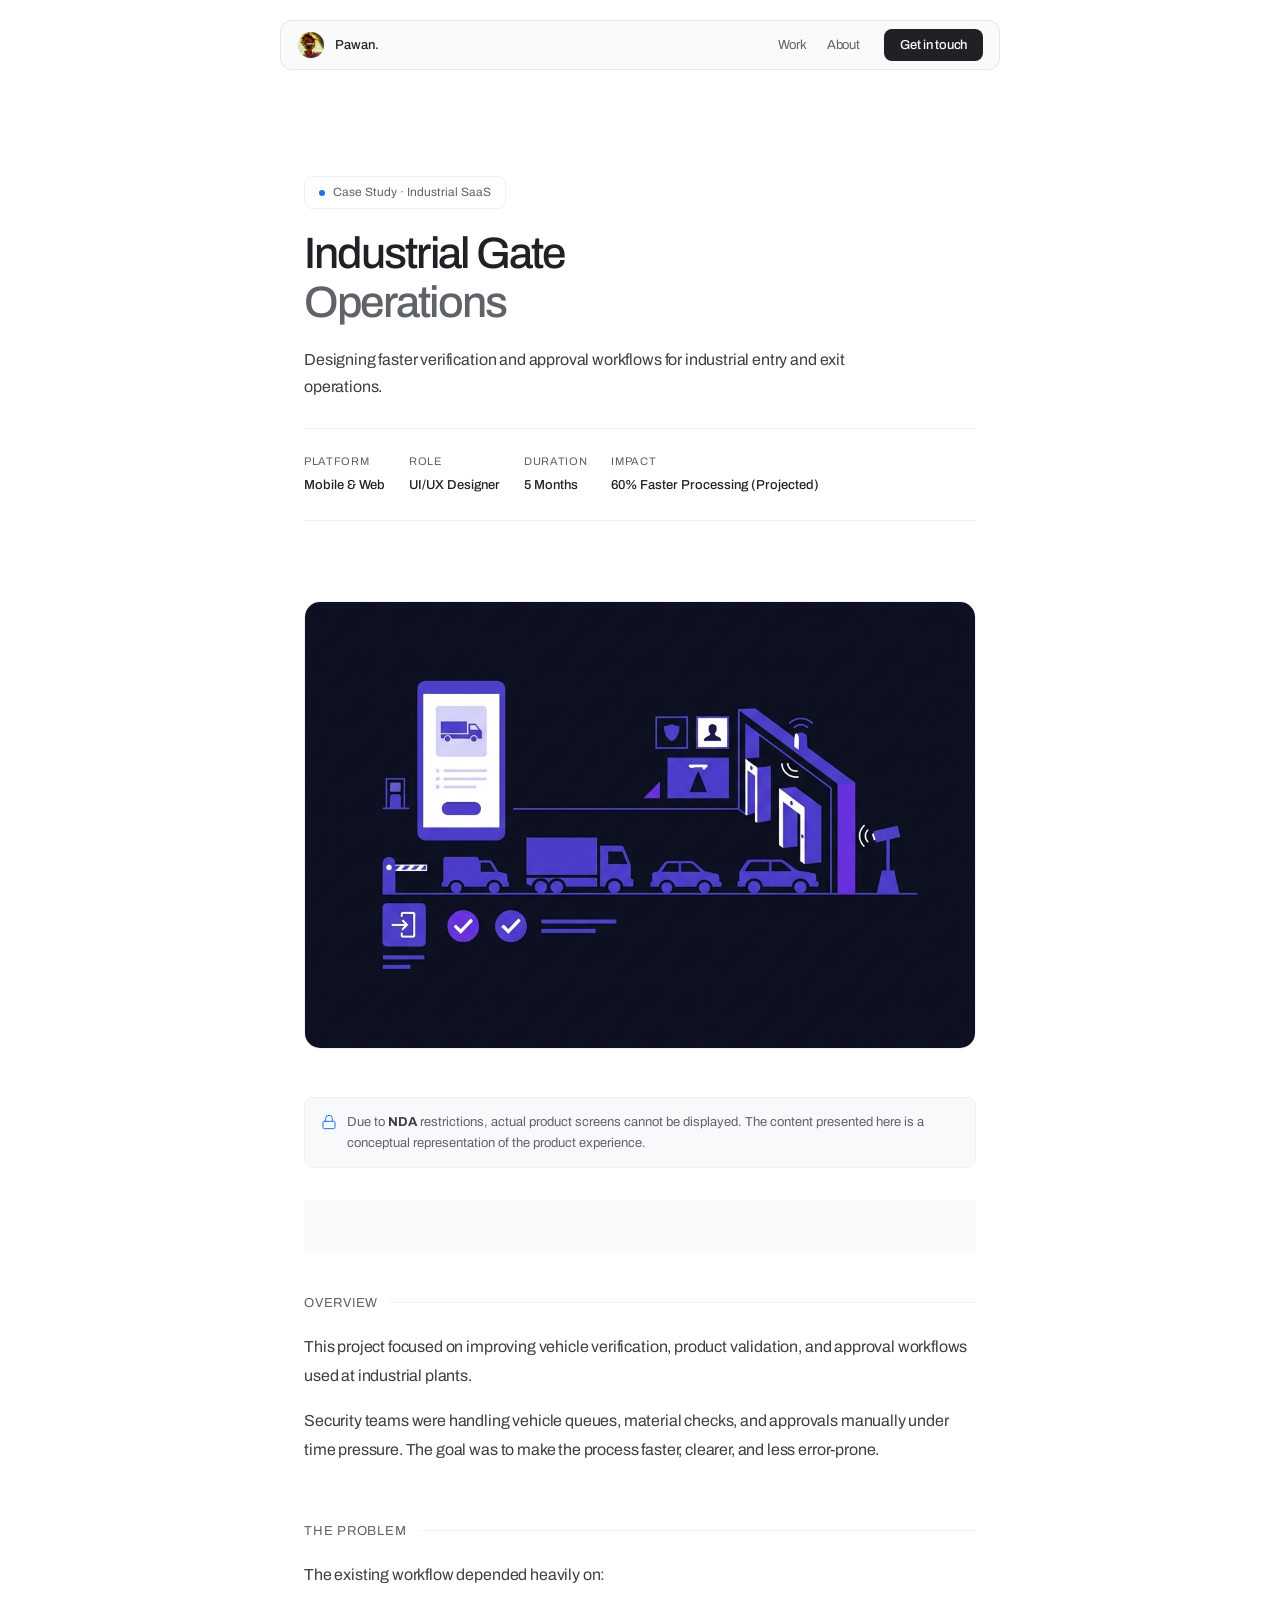
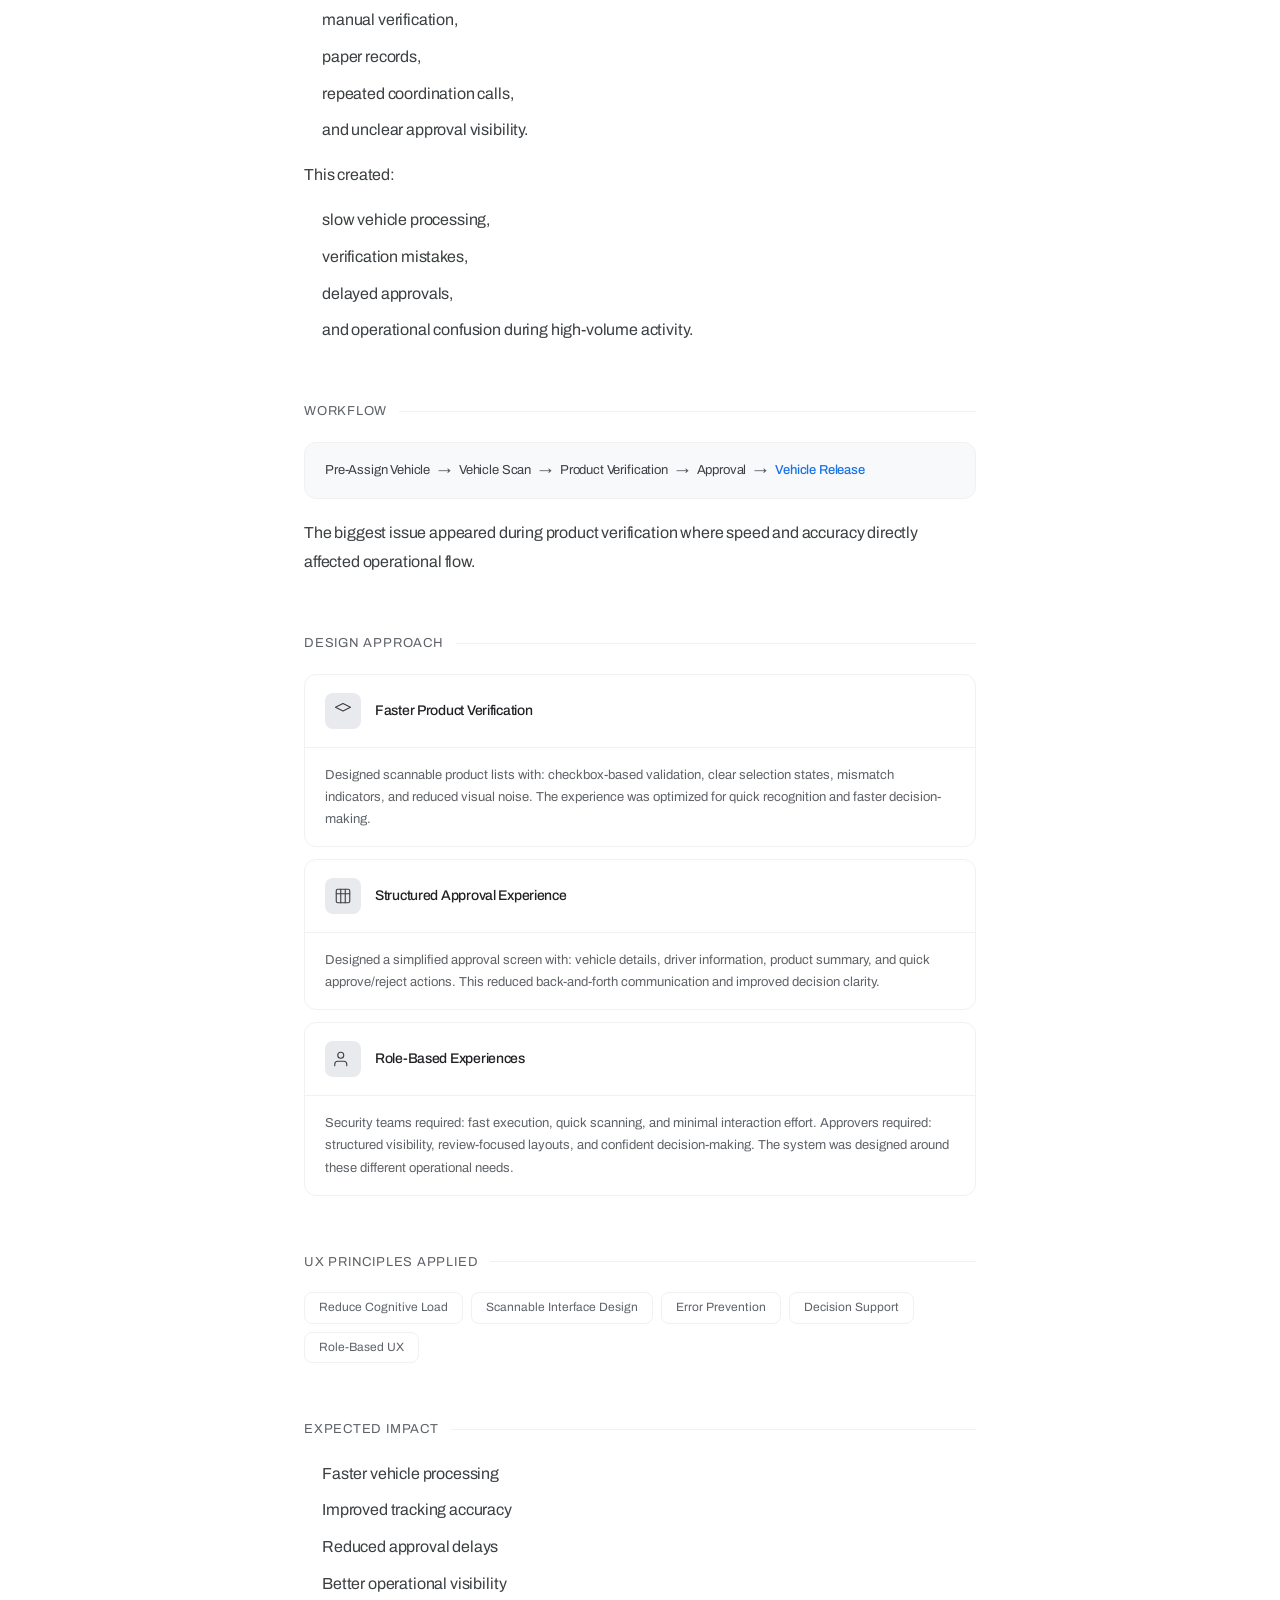
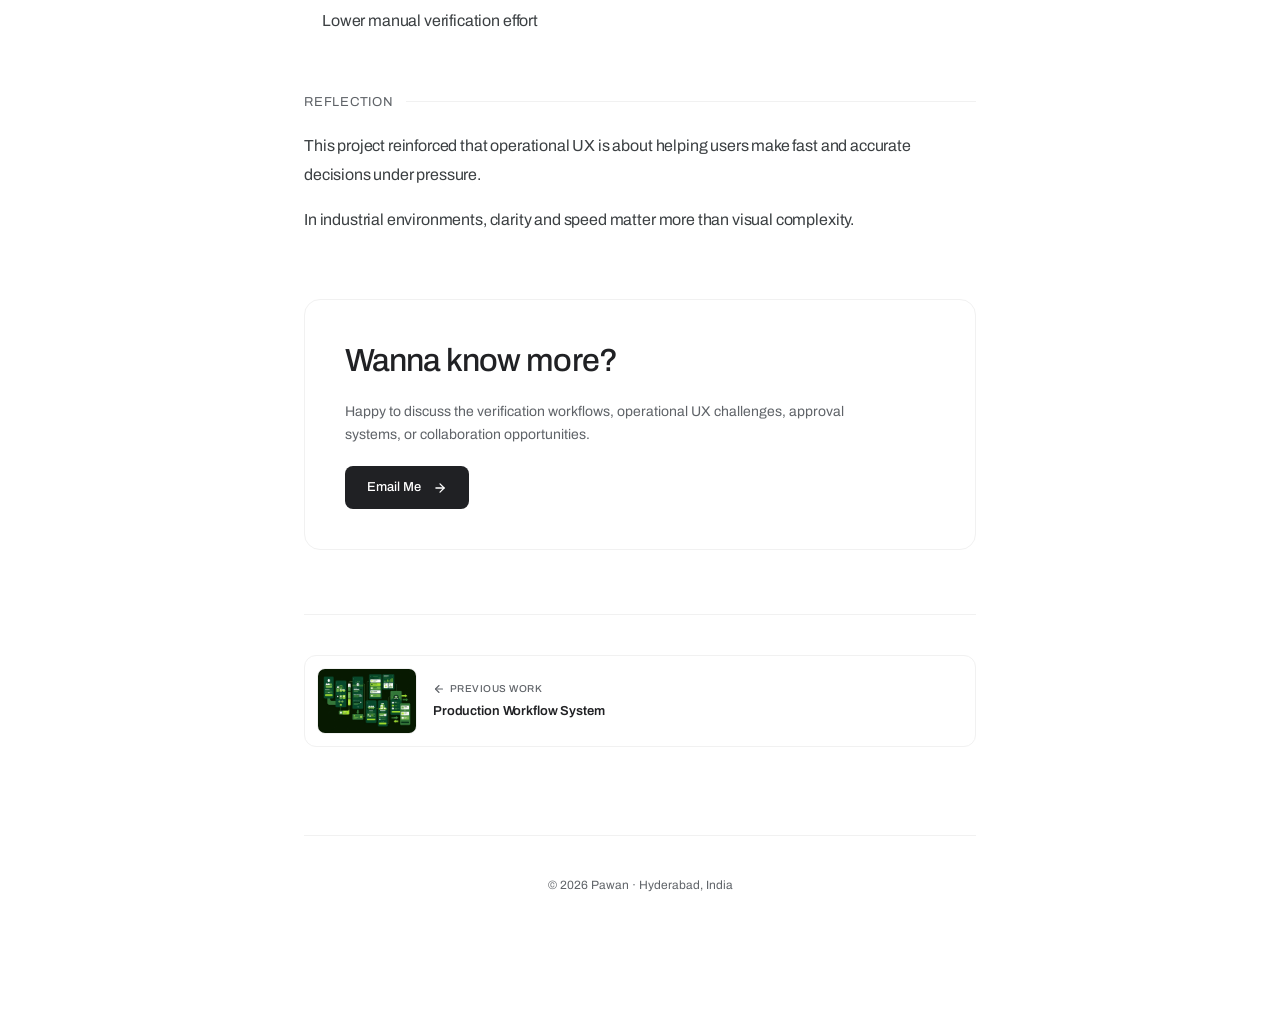
<file: gateops-case-study.html>
<!DOCTYPE html>
<html lang="en">
<head>
<link rel="preconnect" href="https://fonts.googleapis.com">
<link rel="preconnect" href="https://fonts.gstatic.com" crossorigin>
<link href="https://fonts.googleapis.com/css2?family=Archivo:ital,wght@0,100..900;1,100..900&display=swap" rel="stylesheet">
<!-- LIGHT THEME DISABLED <script>document.documentElement.setAttribute('data-theme','light');</script> -->
<meta charset="UTF-8"><meta name="viewport" content="width=device-width,initial-scale=1">
<title>GateOps Case Study | Pawan</title>
<meta name="description" content="Case study: Designing clarity in high-speed industrial gate management decisions.">
<link rel="stylesheet" href="css/gateops-case-study.css">
<link rel="stylesheet" href="css/case-study-shared.css">
</head>
<body>
<nav>
  <a class="nav-logo" href="index.html">
    <div class="nav-av">
      <img src="images/Profile image 2.jpeg" alt="Pawan" loading="eager">
    </div>
    Pawan.
  </a>
  <div class="nav-links">
    <a href="index.html#works" class="nav-link">Work</a>
    <a href="index.html#about" class="nav-link">About</a>
  </div>
  <a href="mailto:impavankumart@gmail.com" class="nav-cta">Get in touch</a>
  <button class="nav-hamburger" id="navHamburger" aria-label="Toggle menu" aria-expanded="false">
    <span></span><span></span><span></span>
  </button>
</nav>
<div class="nav-overlay" id="navOverlay" role="dialog" aria-label="Navigation menu">
  <div class="nav-ov-section">
    <div class="nav-ov-label">Navigate</div>
    <a href="index.html#works" class="nav-ov-link">Work <span class="nav-ov-arrow"><svg class="icon-arrow-up-right" viewBox="0 0 24 24" fill="none" stroke="currentColor" stroke-width="2.2" stroke-linecap="round" stroke-linejoin="round" style="width: 14px; height: 14px; display: inline-block; vertical-align: middle; transition: transform 0.2s;"><line x1="7" y1="17" x2="17" y2="7"></line><polyline points="7 7 17 7 17 17"></polyline></svg></span></a>
    <a href="index.html#about" class="nav-ov-link">About <span class="nav-ov-arrow"><svg class="icon-arrow-up-right" viewBox="0 0 24 24" fill="none" stroke="currentColor" stroke-width="2.2" stroke-linecap="round" stroke-linejoin="round" style="width: 14px; height: 14px; display: inline-block; vertical-align: middle; transition: transform 0.2s;"><line x1="7" y1="17" x2="17" y2="7"></line><polyline points="7 7 17 7 17 17"></polyline></svg></span></a>
  </div>
  <div class="nav-ov-section">
    <div class="nav-ov-label">Case Studies</div>
    <a href="indent-case-study.html" class="nav-ov-link">Field Operations <span class="nav-ov-arrow"><svg class="icon-arrow-up-right" viewBox="0 0 24 24" fill="none" stroke="currentColor" stroke-width="2.2" stroke-linecap="round" stroke-linejoin="round" style="width: 14px; height: 14px; display: inline-block; vertical-align: middle; transition: transform 0.2s;"><line x1="7" y1="17" x2="17" y2="7"></line><polyline points="7 7 17 7 17 17"></polyline></svg></span></a>
    <a href="godavaricuts-case-study.html" class="nav-ov-link">D2C Commerce <span class="nav-ov-arrow"><svg class="icon-arrow-up-right" viewBox="0 0 24 24" fill="none" stroke="currentColor" stroke-width="2.2" stroke-linecap="round" stroke-linejoin="round" style="width: 14px; height: 14px; display: inline-block; vertical-align: middle; transition: transform 0.2s;"><line x1="7" y1="17" x2="17" y2="7"></line><polyline points="7 7 17 7 17 17"></polyline></svg></span></a>
    <a href="retailops-case-study.html" class="nav-ov-link">Enterprise Ops Platform <span class="nav-ov-arrow"><svg class="icon-arrow-up-right" viewBox="0 0 24 24" fill="none" stroke="currentColor" stroke-width="2.2" stroke-linecap="round" stroke-linejoin="round" style="width: 14px; height: 14px; display: inline-block; vertical-align: middle; transition: transform 0.2s;"><line x1="7" y1="17" x2="17" y2="7"></line><polyline points="7 7 17 7 17 17"></polyline></svg></span></a>
    <a href="manufacturing-case-study.html" class="nav-ov-link">Production Workflow <span class="nav-ov-arrow"><svg class="icon-arrow-up-right" viewBox="0 0 24 24" fill="none" stroke="currentColor" stroke-width="2.2" stroke-linecap="round" stroke-linejoin="round" style="width: 14px; height: 14px; display: inline-block; vertical-align: middle; transition: transform 0.2s;"><line x1="7" y1="17" x2="17" y2="7"></line><polyline points="7 7 17 7 17 17"></polyline></svg></span></a>
    <a href="gateops-case-study.html" class="nav-ov-link" style="color:var(--acc)">Industrial Gate Ops <span class="nav-ov-arrow"><svg class="icon-arrow-up-right" viewBox="0 0 24 24" fill="none" stroke="currentColor" stroke-width="2.2" stroke-linecap="round" stroke-linejoin="round" style="width: 14px; height: 14px; display: inline-block; vertical-align: middle; transition: transform 0.2s;"><line x1="7" y1="17" x2="17" y2="7"></line><polyline points="7 7 17 7 17 17"></polyline></svg></span></a>
  </div>
  <div class="nav-ov-cta">
    <a href="mailto:impavankumart@gmail.com">Get in touch <svg class="icon-arrow-right" viewBox="0 0 24 24" fill="none" stroke="currentColor" stroke-width="2.2" stroke-linecap="round" stroke-linejoin="round" style="width: 14px; height: 14px; display: inline-block; vertical-align: middle; transition: transform 0.2s;"><line x1="5" y1="12" x2="19" y2="12"></line><polyline points="12 5 19 12 12 19"></polyline></svg></a>
  </div>
</div>
<main>
  <header class="cs-header">
<link rel="preconnect" href="https://fonts.googleapis.com">
<link rel="preconnect" href="https://fonts.gstatic.com" crossorigin>
<link href="https://fonts.googleapis.com/css2?family=Archivo:ital,wght@0,100..900;1,100..900&display=swap" rel="stylesheet">
<!-- LIGHT THEME DISABLED <script>document.documentElement.setAttribute('data-theme','light');</script> -->
    <div class="cs-tag fade-up d1">
      <span class="cs-tag-dot"></span>
      Case Study · Industrial SaaS
    </div>
    <h1 class="cs-h1 fade-up d2">
      Industrial Gate<br>
      <span class="dim">Operations</span>
    </h1>
    <p class="cs-sub fade-up d3">
      Designing faster verification and approval workflows for industrial entry and exit operations.
    </p>
    <div class="cs-meta fade-up d3">
      <div class="cs-meta-item">
        <span class="cs-meta-lbl">Platform</span>
        <span class="cs-meta-val">Mobile & Web</span>
      </div>
      <div class="cs-meta-item">
        <span class="cs-meta-lbl">Role</span>
        <span class="cs-meta-val">UI/UX Designer</span>
      </div>
      <div class="cs-meta-item">
        <span class="cs-meta-lbl">Duration</span>
        <span class="cs-meta-val">5 Months</span>
      </div>
      <div class="cs-meta-item">
        <span class="cs-meta-lbl">Impact</span>
        <span class="cs-meta-val">60% Faster Processing (Projected)</span>
      </div>
    </div>
  </header>

  <!-- COVER IMAGE -->
  <div class="cs-hero-visual fade-up d3" style="margin-bottom:48px">
    <img src="images/cover-gateops.png" alt="Industrial Gate Operations Banner" style="width:100%;display:block;border-radius:0" loading="lazy">
  </div>

  <!-- NDA Notice -->
  <div class="nda-notice srv" style="display:flex;align-items:flex-start;gap:10px;padding:14px 16px;background:var(--bg2);border:1px solid var(--line);border-radius:8px;font-size:13px;color:var(--muted);line-height:1.6;margin-bottom:32px">
    <span style="flex-shrink:0;font-size:15px;margin-top:1px">
      <svg width="16" height="16" viewBox="0 0 24 24" fill="none" stroke="var(--acc)" stroke-width="1.5" stroke-linecap="round" stroke-linejoin="round" style="flex-shrink:0;margin-top:1px">
        <rect x="3" y="11" width="18" height="11" rx="2" ry="2"/>
        <path d="M7 11V7a5 5 0 0 1 10 0v4"/>
      </svg>
    </span>
    <span>Due to <strong style="color:var(--ink2);font-weight:700">NDA</strong> restrictions, actual product screens cannot be displayed. The content presented here is a conceptual representation of the product experience.</span>
  </div>

  <!-- TABLE OF CONTENTS -->
  <div class="cs-toc-horizontal srv">
    <div class="cs-toc-list-horizontal">
      <span class="cs-toc-link-horizontal active" data-section="overview">Overview</span>
      <span class="cs-toc-link-horizontal" data-section="problem">The Problem</span>
      <span class="cs-toc-link-horizontal" data-section="workflow">Workflow</span>
      <span class="cs-toc-link-horizontal" data-section="approach">Design Approach</span>
      <span class="cs-toc-link-horizontal" data-section="principles">UX Principles</span>
      <span class="cs-toc-link-horizontal" data-section="impact">Expected Impact</span>
      <span class="cs-toc-link-horizontal" data-section="reflection">Reflection</span>
    </div>
  </div>

      <!-- OVERVIEW -->
      <section class="cs-section srv" id="overview">
        <div class="sec-h2">Overview</div>
        <div class="cs-body">
          <p>This project focused on improving vehicle verification, product validation, and approval workflows used at industrial plants.</p>
          <p>Security teams were handling vehicle queues, material checks, and approvals manually under time pressure. The goal was to make the process faster, clearer, and less error-prone.</p>
        </div>
      </section>

      <!-- THE PROBLEM -->
      <section class="cs-section srv" id="problem">
        <div class="sec-h2">The Problem</div>
        <div class="cs-body">
          <p>The existing workflow depended heavily on:</p>
          <ul>
            <li>manual verification,</li>
            <li>paper records,</li>
            <li>repeated coordination calls,</li>
            <li>and unclear approval visibility.</li>
          </ul>
          <p>This created:</p>
          <ul>
            <li>slow vehicle processing,</li>
            <li>verification mistakes,</li>
            <li>delayed approvals,</li>
            <li>and operational confusion during high-volume activity.</li>
          </ul>
        </div>
      </section>

      <!-- WORKFLOW -->
      <section class="cs-section srv" id="workflow">
        <div class="sec-h2">Workflow</div>
        <div class="cs-body">
          <div style="margin: 20px 0; background: var(--bg2); border: 1px solid var(--line); padding: 16px 20px; border-radius: 12px;">
            <div style="display: flex; flex-wrap: wrap; align-items: center; gap: 8px; font-size: 13px;">
              <span>Pre-Assign Vehicle</span> <span style="color: var(--muted)">&rarr;</span>
              <span>Vehicle Scan</span> <span style="color: var(--muted)">&rarr;</span>
              <span>Product Verification</span> <span style="color: var(--muted)">&rarr;</span>
              <span>Approval</span> <span style="color: var(--muted)">&rarr;</span>
              <span style="color: var(--acc); font-weight: 500;">Vehicle Release</span>
            </div>
          </div>
          <p>The biggest issue appeared during product verification where speed and accuracy directly affected operational flow.</p>
        </div>
      </section>

      <!-- DESIGN APPROACH -->
      <section class="cs-section srv" id="approach">
        <div class="sec-h2">Design Approach</div>
        <div class="solution-grid">

          <div class="solution-card">
            <div class="solution-card-head">
              <div class="solution-icon"><svg viewBox="0 0 24 24" fill="none" stroke="currentColor" stroke-width="1.5" stroke-linecap="round" stroke-linejoin="round" width="18" height="18"><polygon points="12 2 2 7 12 12 22 7 12 2"/></svg></div>
              <div class="solution-title">Faster Product Verification</div>
            </div>
            <div class="solution-body">
              Designed scannable product lists with: checkbox-based validation, clear selection states, mismatch indicators, and reduced visual noise. The experience was optimized for quick recognition and faster decision-making.
            </div>
          </div>

          <div class="solution-card">
            <div class="solution-card-head">
              <div class="solution-icon"><svg viewBox="0 0 24 24" fill="none" stroke="currentColor" stroke-width="1.5" stroke-linecap="round" stroke-linejoin="round" width="18" height="18"><rect x="3" y="3" width="18" height="18" rx="2"/><path d="M9 3v18M15 3v18M3 9h18"/></svg></div>
              <div class="solution-title">Structured Approval Experience</div>
            </div>
            <div class="solution-body">
              Designed a simplified approval screen with: vehicle details, driver information, product summary, and quick approve/reject actions. This reduced back-and-forth communication and improved decision clarity.
            </div>
          </div>

          <div class="solution-card" style="grid-column: 1 / -1">
            <div class="solution-card-head">
              <div class="solution-icon"><svg viewBox="0 0 24 24" fill="none" stroke="currentColor" stroke-width="1.5" stroke-linecap="round" stroke-linejoin="round" width="18" height="18"><path d="M17 21v-2a4 4 0 0 0-4-4H5a4 4 0 0 0-4 4v2"/><circle cx="9" cy="7" r="4"/></svg></div>
              <div class="solution-title">Role-Based Experiences</div>
            </div>
            <div class="solution-body">
              Security teams required: fast execution, quick scanning, and minimal interaction effort. Approvers required: structured visibility, review-focused layouts, and confident decision-making. The system was designed around these different operational needs.
            </div>
          </div>

        </div>
      </section>

      <!-- UX PRINCIPLES APPLIED -->
      <section class="cs-section srv" id="principles">
        <div class="sec-h2">UX Principles Applied</div>
        <div class="pill-list">
          <span class="pill">Reduce Cognitive Load</span>
          <span class="pill">Scannable Interface Design</span>
          <span class="pill">Error Prevention</span>
          <span class="pill">Decision Support</span>
          <span class="pill">Role-Based UX</span>
        </div>
      </section>

      <!-- EXPECTED IMPACT -->
      <section class="cs-section srv" id="impact">
        <div class="sec-h2">Expected Impact</div>
        <div class="cs-body">
          <ul>
            <li>Faster vehicle processing</li>
            <li>Improved tracking accuracy</li>
            <li>Reduced approval delays</li>
            <li>Better operational visibility</li>
            <li>Lower manual verification effort</li>
          </ul>
        </div>
      </section>

      <!-- REFLECTION -->
      <section class="cs-section srv" id="reflection">
        <div class="sec-h2">Reflection</div>
        <div class="cs-body">
          <p>This project reinforced that operational UX is about helping users make fast and accurate decisions under pressure.</p>
          <p>In industrial environments, clarity and speed matter more than visual complexity.</p>
        </div>
      </section>

    </div>
  </div>

  <!-- WANNA KNOW MORE CTA -->
  <section class="cs-contact-cta srv">
    <h2 class="cta-title">Wanna know more?</h2>
    <p class="cta-desc">Happy to discuss the verification workflows, operational UX challenges, approval systems, or collaboration opportunities.</p>
    <a href="mailto:impavankumart@gmail.com" class="cta-email-btn">Email Me <svg class="icon-arrow-right" viewBox="0 0 24 24" fill="none" stroke="currentColor" stroke-width="2.2" stroke-linecap="round" stroke-linejoin="round" style="width: 14px; height: 14px; display: inline-block; vertical-align: middle; margin-left: 4px;"><line x1="5" y1="12" x2="19" y2="12"></line><polyline points="12 5 19 12 12 19"></polyline></svg></a>
  </section>

  <!-- PAGE NAV -->
  <div class="page-nav single-card srv">
    <!-- Previous Card: Production Ops -->
    <a href="manufacturing-case-study.html" class="page-nav-card prev">
      <div class="pnc-visual">
        <img src="images/cover-production.png" alt="Production Cover" loading="lazy">
      </div>
      <div class="pnc-info">
        <span class="pnc-label"><svg class="icon-arrow-left" viewBox="0 0 24 24" fill="none" stroke="currentColor" stroke-width="2.2" stroke-linecap="round" stroke-linejoin="round" style="width: 12px; height: 12px; display: inline-block; vertical-align: middle; margin-right: 2px;"><line x1="19" y1="12" x2="5" y2="12"></line><polyline points="12 19 5 12 12 5"></polyline></svg> Previous Work</span>
        <div class="pnc-title">Production Workflow System</div>
      </div>
    </a>
  </div>

  <!-- FOOTER -->
  <div class="cs-footer srv">
    <span class="cs-footer-left">&copy; 2026 Pawan &middot; Hyderabad, India</span>
  </div>
</main>
<script src="js/case-study.js" defer></script>
<script>
(function(){var s='light';document.documentElement.setAttribute('data-theme',s);})();
document.addEventListener('DOMContentLoaded',function(){
  var btn=document.getElementById('themeToggle');
  if(!btn)return;
  function syncIcon(){
    var t=document.documentElement.getAttribute('data-theme');
    btn.innerHTML=t==='light'
      ? '<svg viewBox="0 0 24 24" fill="none" stroke="currentColor" stroke-width="2" stroke-linecap="round" stroke-linejoin="round"><path d="M21 12.79A9 9 0 1 1 11.21 3 7 7 0 0 0 21 12.79z"/></svg>'
      : '<svg viewBox="0 0 24 24" fill="none" stroke="currentColor" stroke-width="2" stroke-linecap="round" stroke-linejoin="round"><circle cx="12" cy="12" r="5"/><line x1="12" y1="1" x2="12" y2="3"/><line x1="12" y1="21" x2="12" y2="23"/><line x1="4.22" y1="4.22" x2="5.64" y2="5.64"/><line x1="18.36" y1="18.36" x2="19.78" y2="19.78"/><line x1="1" y1="12" x2="3" y2="12"/><line x1="21" y1="12" x2="23" y2="12"/><line x1="4.22" y1="19.78" x2="5.64" y2="18.36"/><line x1="18.36" y1="5.64" x2="19.78" y2="4.22"/></svg>';
  }
  syncIcon();
  btn.addEventListener('click',function(){
    var cur=document.documentElement.getAttribute('data-theme');
    var next=cur==='light'?'light':'light';
    document.documentElement.setAttribute('data-theme',next);
    localStorage.setItem('theme',next);
    syncIcon();
  });
});
</script><script>
// Hamburger Menu Logic
document.addEventListener('DOMContentLoaded', function() {
  const hamburger = document.getElementById('navHamburger');
  const overlay = document.getElementById('navOverlay');
  if(hamburger && overlay) {
    hamburger.addEventListener('click', function() {
      const isOpen = overlay.classList.contains('open');
      if(isOpen) {
        overlay.classList.remove('open');
        hamburger.classList.remove('open');
        hamburger.setAttribute('aria-expanded', 'false');
        document.body.style.overflow = '';
      } else {
        overlay.classList.add('open');
        hamburger.classList.add('open');
        hamburger.setAttribute('aria-expanded', 'true');
        document.body.style.overflow = 'hidden';
      }
    });
  }
});
</script>
<script>
// Close mobile nav when a link inside is clicked
document.addEventListener('DOMContentLoaded', function() {
  var overlay = document.getElementById('navOverlay');
  var hamburger = document.getElementById('navHamburger');
  if(overlay) {
    overlay.querySelectorAll('a').forEach(function(link) {
      link.addEventListener('click', function() {
        overlay.classList.remove('open');
        if(hamburger) { hamburger.classList.remove('open'); hamburger.setAttribute('aria-expanded','false'); }
        document.body.style.overflow = '';
      });
    });
  }
});
</script></body></html>
</file>
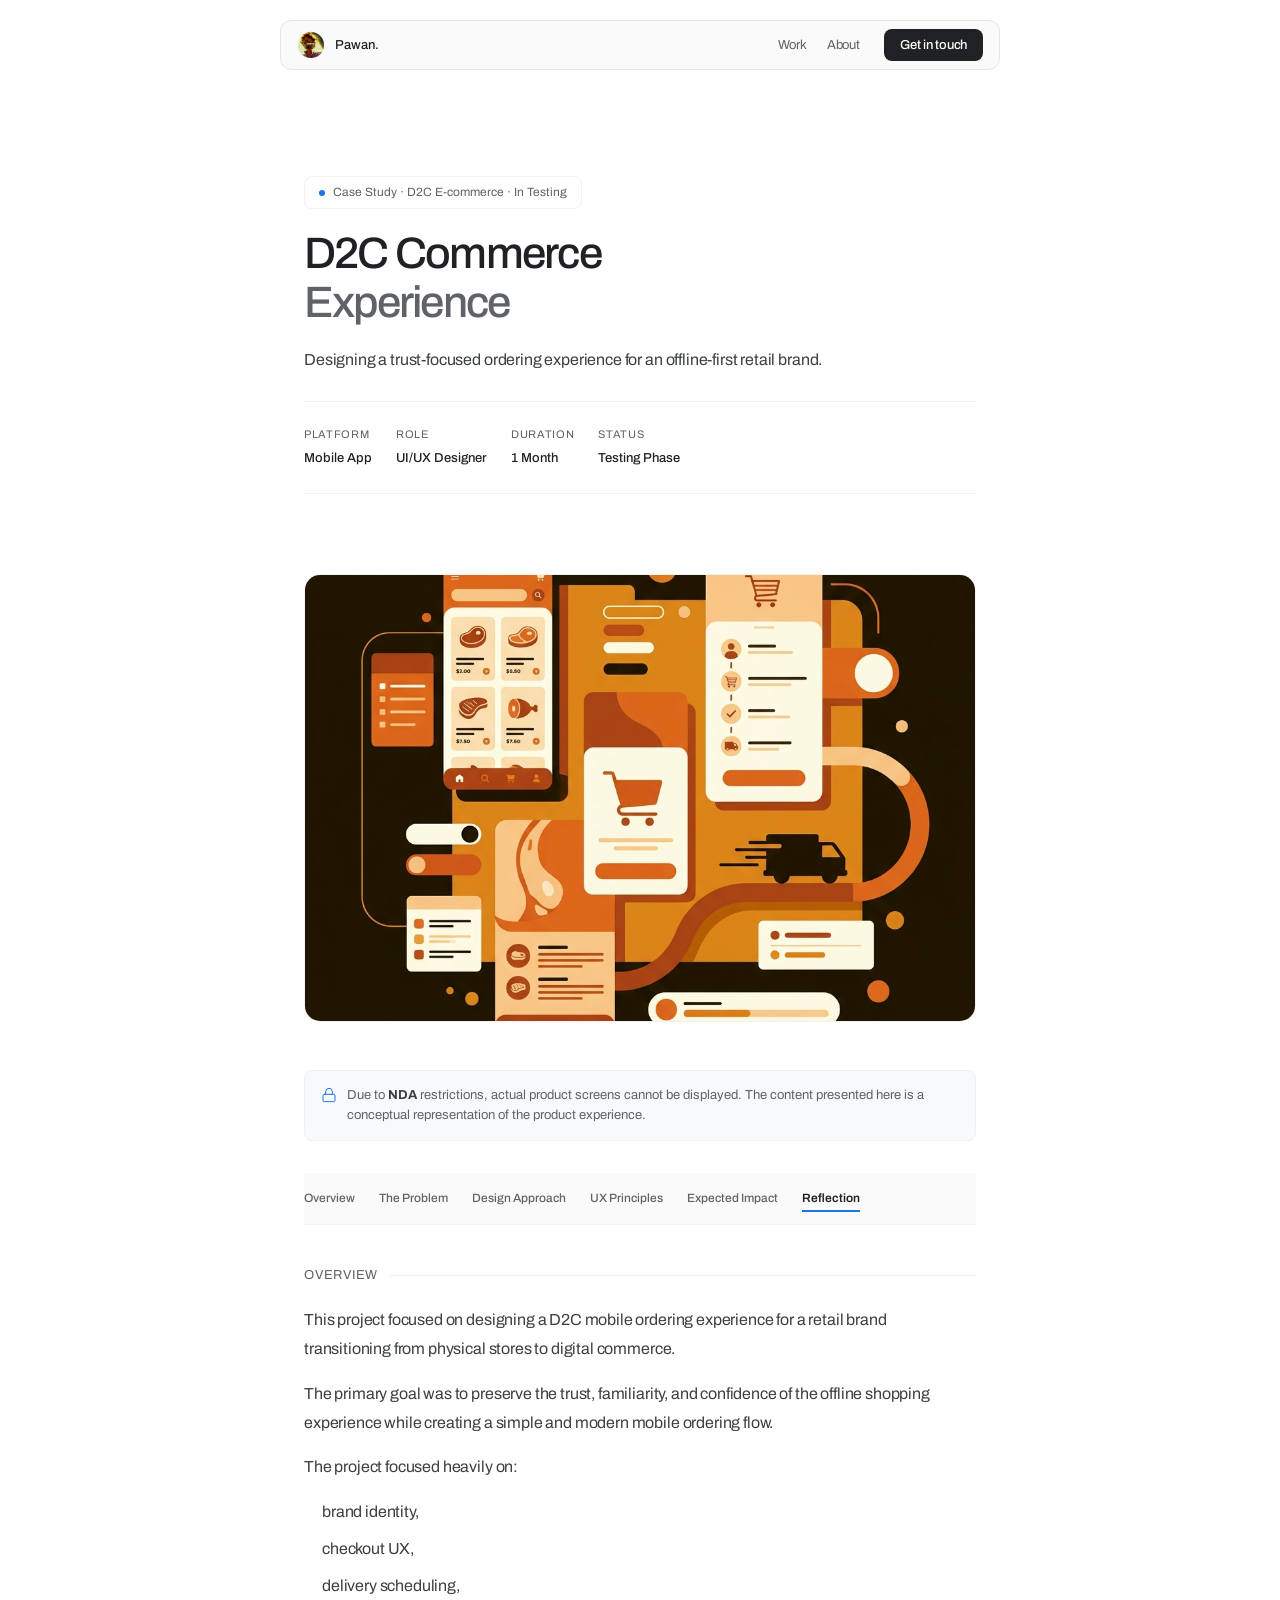
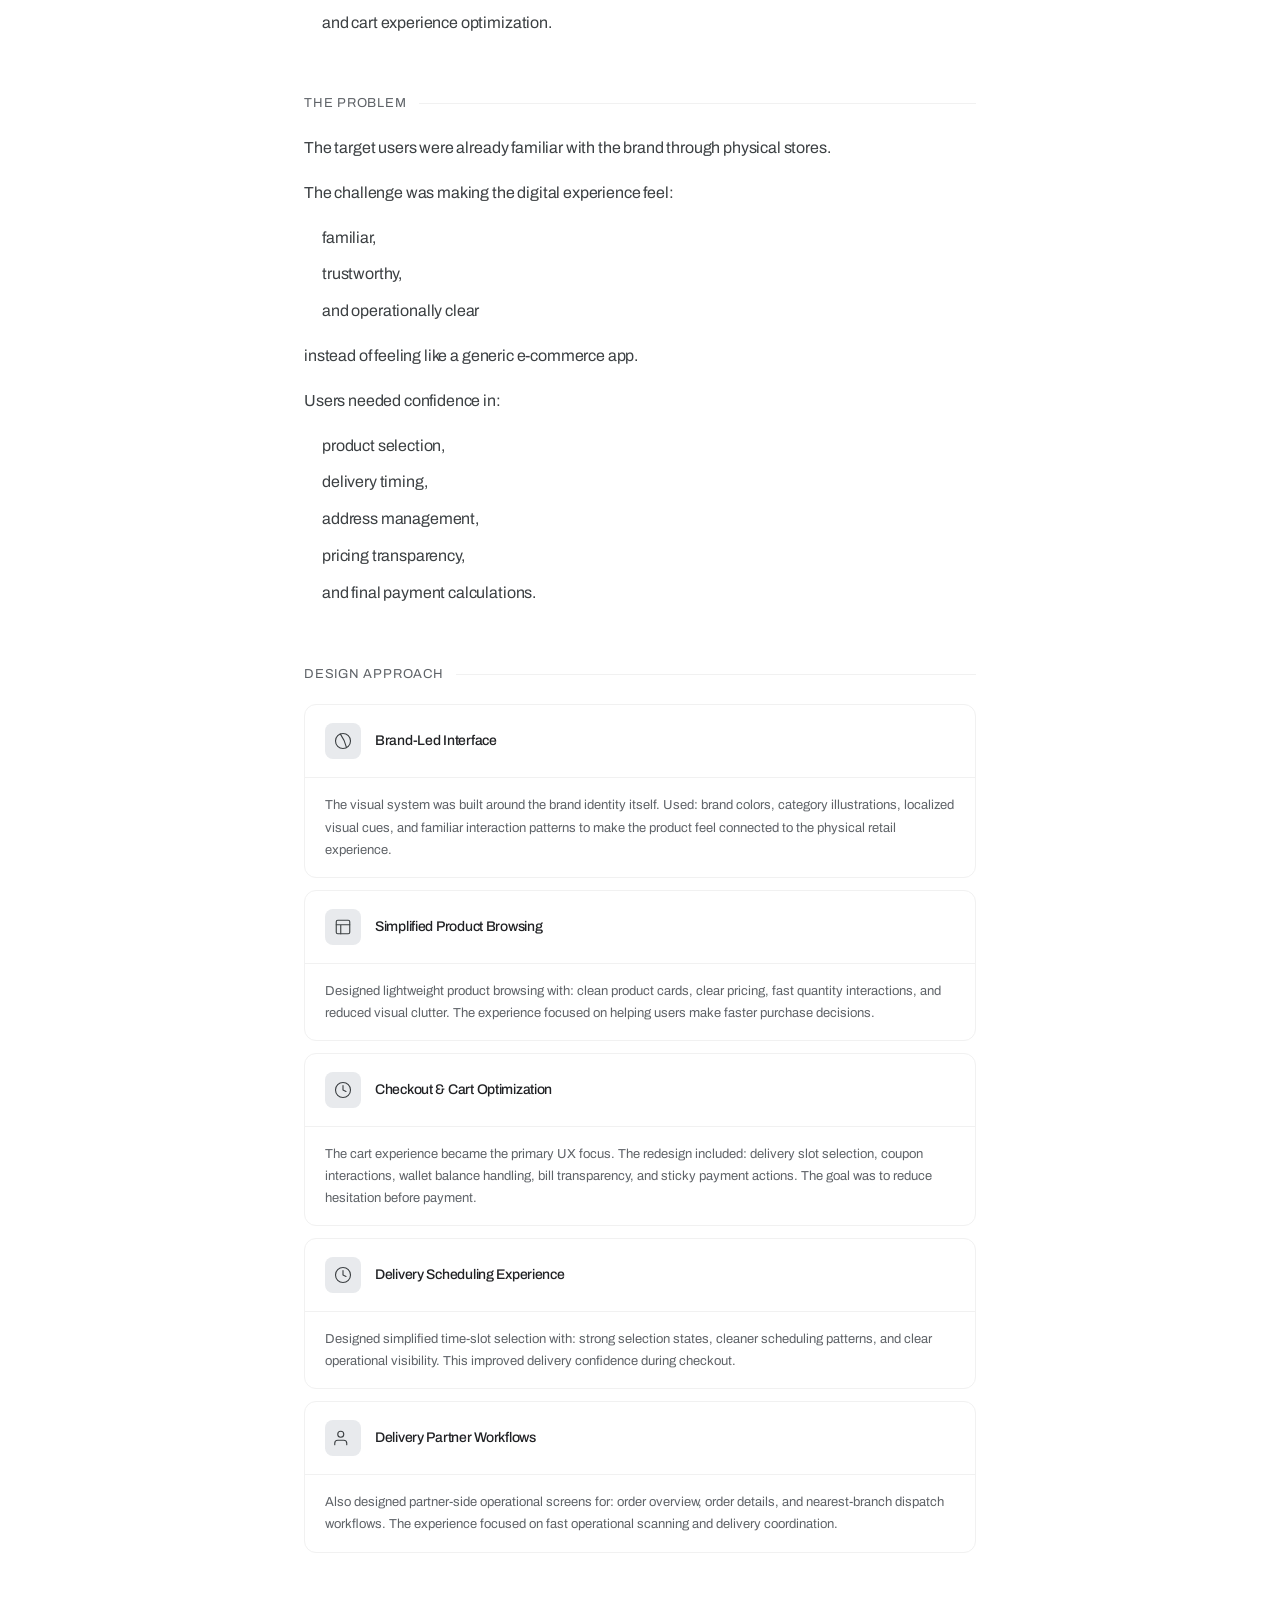
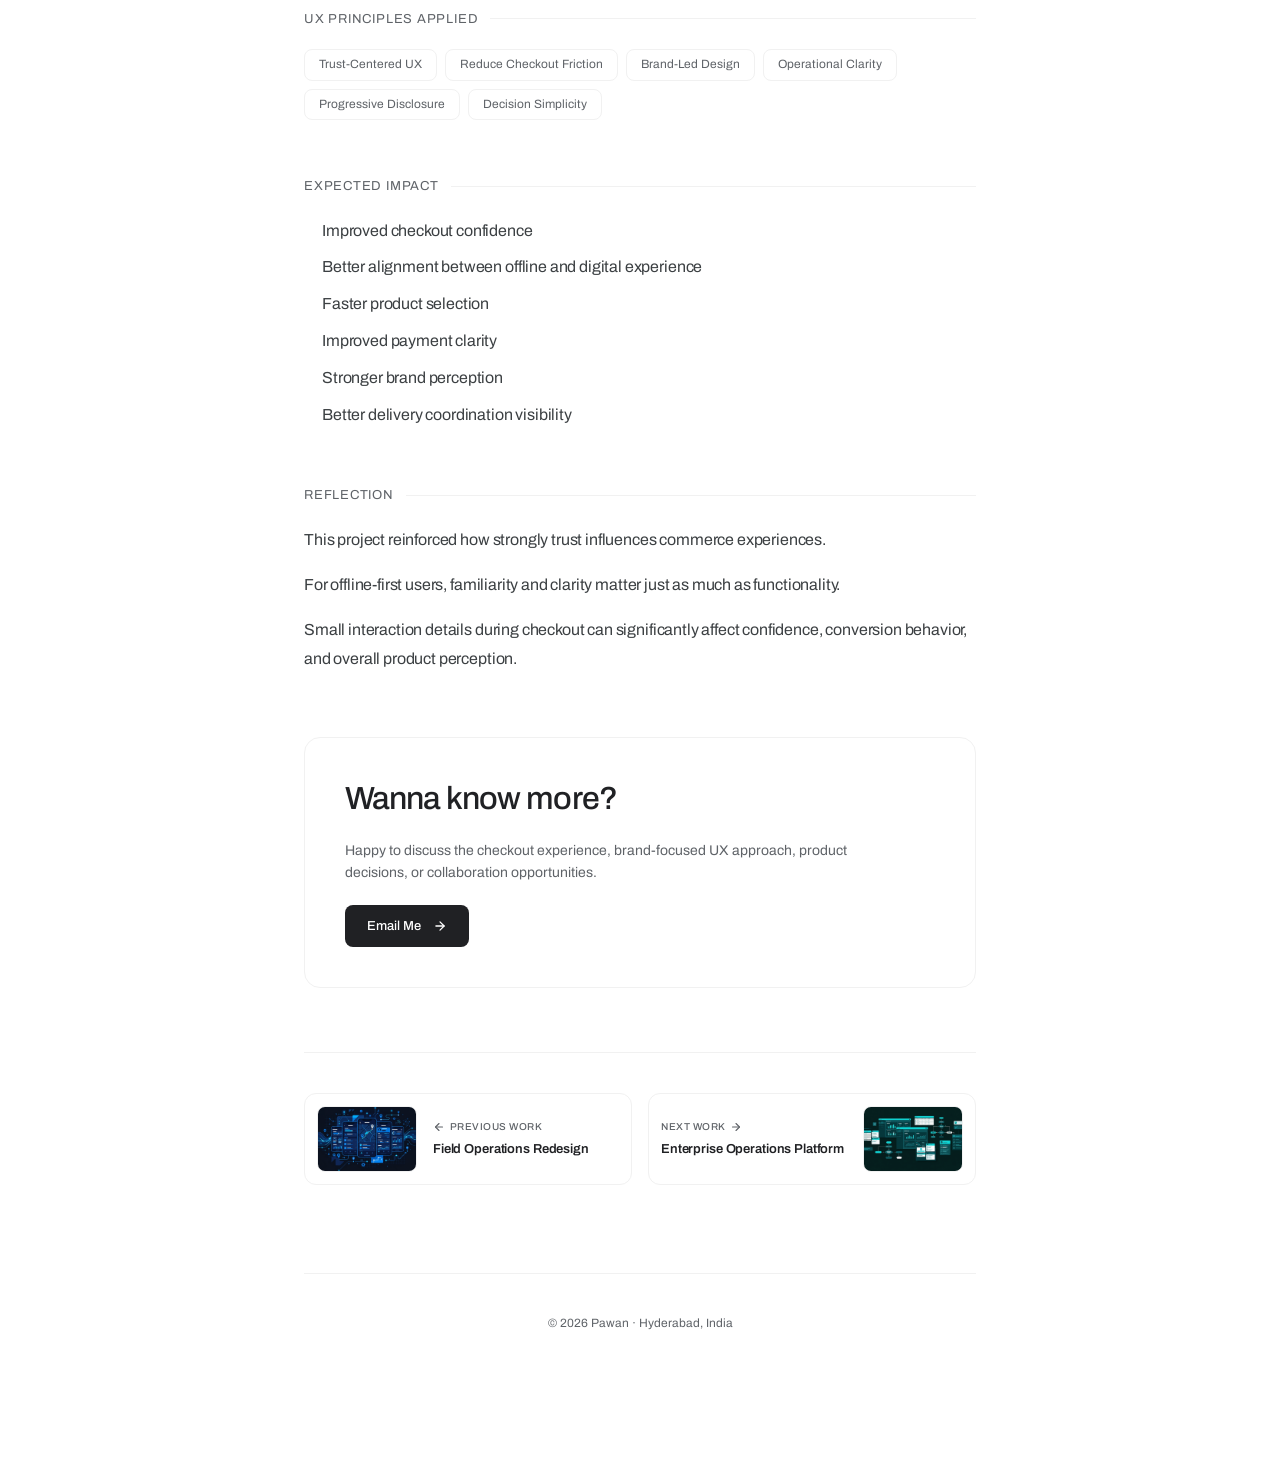
<file: godavaricuts-case-study.html>
<!DOCTYPE html>
<html lang="en">
<head>
<link rel="preconnect" href="https://fonts.googleapis.com">
<link rel="preconnect" href="https://fonts.gstatic.com" crossorigin>
<link href="https://fonts.googleapis.com/css2?family=Archivo:ital,wght@0,100..900;1,100..900&display=swap" rel="stylesheet">
<!-- LIGHT THEME DISABLED <script>document.documentElement.setAttribute('data-theme','light');</script> -->
<meta charset="UTF-8"><meta name="viewport" content="width=device-width,initial-scale=1">
<title>Godavaricuts Case Study | Pawan</title>
<meta name="description" content="Case study: Designing a D2C meat ordering experience with strong brand identity and trust-building checkout UX.">
<link rel="stylesheet" href="css/godavaricuts-case-study.css">
<link rel="stylesheet" href="css/case-study-shared.css">
</head>
<body>
<nav>
  <a class="nav-logo" href="index.html">
    <div class="nav-av">
      <img src="images/Profile image 2.jpeg" alt="Pawan" loading="eager">
    </div>
    Pawan.
  </a>
  <div class="nav-links">
    <a href="index.html#works" class="nav-link">Work</a>
    <a href="index.html#about" class="nav-link">About</a>
  </div>
  <a href="mailto:impavankumart@gmail.com" class="nav-cta">Get in touch</a>
  <button class="nav-hamburger" id="navHamburger" aria-label="Toggle menu" aria-expanded="false">
    <span></span><span></span><span></span>
  </button>
</nav>
<div class="nav-overlay" id="navOverlay" role="dialog" aria-label="Navigation menu">
  <div class="nav-ov-section">
    <div class="nav-ov-label">Navigate</div>
    <a href="index.html#works" class="nav-ov-link">Work <span class="nav-ov-arrow"><svg class="icon-arrow-up-right" viewBox="0 0 24 24" fill="none" stroke="currentColor" stroke-width="2.2" stroke-linecap="round" stroke-linejoin="round" style="width: 14px; height: 14px; display: inline-block; vertical-align: middle; transition: transform 0.2s;"><line x1="7" y1="17" x2="17" y2="7"></line><polyline points="7 7 17 7 17 17"></polyline></svg></span></a>
    <a href="index.html#about" class="nav-ov-link">About <span class="nav-ov-arrow"><svg class="icon-arrow-up-right" viewBox="0 0 24 24" fill="none" stroke="currentColor" stroke-width="2.2" stroke-linecap="round" stroke-linejoin="round" style="width: 14px; height: 14px; display: inline-block; vertical-align: middle; transition: transform 0.2s;"><line x1="7" y1="17" x2="17" y2="7"></line><polyline points="7 7 17 7 17 17"></polyline></svg></span></a>
  </div>
  <div class="nav-ov-section">
    <div class="nav-ov-label">Case Studies</div>
    <a href="indent-case-study.html" class="nav-ov-link">Field Operations <span class="nav-ov-arrow"><svg class="icon-arrow-up-right" viewBox="0 0 24 24" fill="none" stroke="currentColor" stroke-width="2.2" stroke-linecap="round" stroke-linejoin="round" style="width: 14px; height: 14px; display: inline-block; vertical-align: middle; transition: transform 0.2s;"><line x1="7" y1="17" x2="17" y2="7"></line><polyline points="7 7 17 7 17 17"></polyline></svg></span></a>
    <a href="godavaricuts-case-study.html" class="nav-ov-link" style="color:var(--acc)">D2C Commerce <span class="nav-ov-arrow"><svg class="icon-arrow-up-right" viewBox="0 0 24 24" fill="none" stroke="currentColor" stroke-width="2.2" stroke-linecap="round" stroke-linejoin="round" style="width: 14px; height: 14px; display: inline-block; vertical-align: middle; transition: transform 0.2s;"><line x1="7" y1="17" x2="17" y2="7"></line><polyline points="7 7 17 7 17 17"></polyline></svg></span></a>
    <a href="retailops-case-study.html" class="nav-ov-link">Enterprise Ops Platform <span class="nav-ov-arrow"><svg class="icon-arrow-up-right" viewBox="0 0 24 24" fill="none" stroke="currentColor" stroke-width="2.2" stroke-linecap="round" stroke-linejoin="round" style="width: 14px; height: 14px; display: inline-block; vertical-align: middle; transition: transform 0.2s;"><line x1="7" y1="17" x2="17" y2="7"></line><polyline points="7 7 17 7 17 17"></polyline></svg></span></a>
    <a href="manufacturing-case-study.html" class="nav-ov-link">Production Workflow <span class="nav-ov-arrow"><svg class="icon-arrow-up-right" viewBox="0 0 24 24" fill="none" stroke="currentColor" stroke-width="2.2" stroke-linecap="round" stroke-linejoin="round" style="width: 14px; height: 14px; display: inline-block; vertical-align: middle; transition: transform 0.2s;"><line x1="7" y1="17" x2="17" y2="7"></line><polyline points="7 7 17 7 17 17"></polyline></svg></span></a>
    <a href="gateops-case-study.html" class="nav-ov-link">Industrial Gate Ops <span class="nav-ov-arrow"><svg class="icon-arrow-up-right" viewBox="0 0 24 24" fill="none" stroke="currentColor" stroke-width="2.2" stroke-linecap="round" stroke-linejoin="round" style="width: 14px; height: 14px; display: inline-block; vertical-align: middle; transition: transform 0.2s;"><line x1="7" y1="17" x2="17" y2="7"></line><polyline points="7 7 17 7 17 17"></polyline></svg></span></a>
  </div>
  <div class="nav-ov-cta">
    <a href="mailto:impavankumart@gmail.com">Get in touch <svg class="icon-arrow-right" viewBox="0 0 24 24" fill="none" stroke="currentColor" stroke-width="2.2" stroke-linecap="round" stroke-linejoin="round" style="width: 14px; height: 14px; display: inline-block; vertical-align: middle; transition: transform 0.2s;"><line x1="5" y1="12" x2="19" y2="12"></line><polyline points="12 5 19 12 12 19"></polyline></svg></a>
  </div>
</div>
<main>

  <!-- HEADER -->
  <header class="cs-header">
<link rel="preconnect" href="https://fonts.googleapis.com">
<link rel="preconnect" href="https://fonts.gstatic.com" crossorigin>
<link href="https://fonts.googleapis.com/css2?family=Archivo:ital,wght@0,100..900;1,100..900&display=swap" rel="stylesheet">
<!-- LIGHT THEME DISABLED <script>document.documentElement.setAttribute('data-theme','light');</script> -->
    <div class="cs-tag fade-up d1">
      <span class="cs-tag-dot"></span>
      Case Study · D2C E-commerce · In Testing
    </div>
    <h1 class="cs-h1 fade-up d2">
      D2C Commerce<br>
      <span class="dim">Experience</span>
    </h1>
    <p class="cs-sub fade-up d3">
      Designing a trust-focused ordering experience for an offline-first retail brand.
    </p>
    <div class="cs-meta fade-up d3">
      <div class="cs-meta-item">
        <span class="cs-meta-lbl">Platform</span>
        <span class="cs-meta-val">Mobile App</span>
      </div>
      <div class="cs-meta-item">
        <span class="cs-meta-lbl">Role</span>
        <span class="cs-meta-val">UI/UX Designer</span>
      </div>
      <div class="cs-meta-item">
        <span class="cs-meta-lbl">Duration</span>
        <span class="cs-meta-val">1 Month</span>
      </div>
      <div class="cs-meta-item">
        <span class="cs-meta-lbl">Status</span>
        <span class="cs-meta-val">Testing Phase</span>
      </div>
    </div>
  </header>

  <!-- COVER IMAGE -->
  <div class="cs-hero-visual fade-up d3" style="margin-bottom:48px">
    <img src="images/cover-d2c.png" alt="D2C Commerce Experience Banner" style="width:100%;display:block;border-radius:0" loading="lazy">
  </div>

  <!-- NDA Notice -->
  <div class="nda-notice srv" style="display:flex;align-items:flex-start;gap:10px;padding:14px 16px;background:var(--bg2);border:1px solid var(--line);border-radius:8px;font-size:13px;color:var(--muted);line-height:1.6;margin-bottom:32px">
    <span style="flex-shrink:0;font-size:15px;margin-top:1px">
      <svg width="16" height="16" viewBox="0 0 24 24" fill="none" stroke="var(--acc)" stroke-width="1.5" stroke-linecap="round" stroke-linejoin="round" style="flex-shrink:0;margin-top:1px">
        <rect x="3" y="11" width="18" height="11" rx="2" ry="2"/>
        <path d="M7 11V7a5 5 0 0 1 10 0v4"/>
      </svg>
    </span>
    <span>Due to <strong style="color:var(--ink2);font-weight:700">NDA</strong> restrictions, actual product screens cannot be displayed. The content presented here is a conceptual representation of the product experience.</span>
  </div>

  <!-- TABLE OF CONTENTS -->
  <div class="cs-toc-horizontal srv">
    <div class="cs-toc-list-horizontal">
      <span class="cs-toc-link-horizontal active" data-section="overview">Overview</span>
      <span class="cs-toc-link-horizontal" data-section="problem">The Problem</span>
      <span class="cs-toc-link-horizontal" data-section="approach">Design Approach</span>
      <span class="cs-toc-link-horizontal" data-section="principles">UX Principles</span>
      <span class="cs-toc-link-horizontal" data-section="impact">Expected Impact</span>
      <span class="cs-toc-link-horizontal" data-section="reflection">Reflection</span>
    </div>
  </div>

      <!-- OVERVIEW -->
      <section class="cs-section srv" id="overview">
        <div class="sec-h2">Overview</div>
        <div class="cs-body">
          <p>This project focused on designing a D2C mobile ordering experience for a retail brand transitioning from physical stores to digital commerce.</p>
          <p>The primary goal was to preserve the trust, familiarity, and confidence of the offline shopping experience while creating a simple and modern mobile ordering flow.</p>
          <p>The project focused heavily on:</p>
          <ul>
            <li>brand identity,</li>
            <li>checkout UX,</li>
            <li>delivery scheduling,</li>
            <li>and cart experience optimization.</li>
          </ul>
        </div>
      </section>

      <!-- THE PROBLEM -->
      <section class="cs-section srv" id="problem">
        <div class="sec-h2">The Problem</div>
        <div class="cs-body">
          <p>The target users were already familiar with the brand through physical stores.</p>
          <p>The challenge was making the digital experience feel:</p>
          <ul>
            <li>familiar,</li>
            <li>trustworthy,</li>
            <li>and operationally clear</li>
          </ul>
          <p>instead of feeling like a generic e-commerce app.</p>
          <p>Users needed confidence in:</p>
          <ul>
            <li>product selection,</li>
            <li>delivery timing,</li>
            <li>address management,</li>
            <li>pricing transparency,</li>
            <li>and final payment calculations.</li>
          </ul>
        </div>
      </section>

      <!-- DESIGN APPROACH -->
      <section class="cs-section srv" id="approach">
        <div class="sec-h2">Design Approach</div>
        <div class="solution-grid">

          <div class="solution-card">
            <div class="solution-card-head">
              <div class="solution-icon"><svg viewBox="0 0 24 24" fill="none" stroke="currentColor" stroke-width="1.5" stroke-linecap="round" stroke-linejoin="round" width="18" height="18"><circle cx="12" cy="12" r="10"/><path d="M8.56 2.75c4.37 6.03 6.02 9.42 8.03 17.72"/></svg></div>
              <div class="solution-title">Brand-Led Interface</div>
            </div>
            <div class="solution-body">
              The visual system was built around the brand identity itself. Used: brand colors, category illustrations, localized visual cues, and familiar interaction patterns to make the product feel connected to the physical retail experience.
            </div>
          </div>

          <div class="solution-card">
            <div class="solution-card-head">
              <div class="solution-icon"><svg viewBox="0 0 24 24" fill="none" stroke="currentColor" stroke-width="1.5" stroke-linecap="round" stroke-linejoin="round" width="18" height="18"><rect x="3" y="3" width="18" height="18" rx="2"/><path d="M3 9h18M9 21V9"/></svg></div>
              <div class="solution-title">Simplified Product Browsing</div>
            </div>
            <div class="solution-body">
              Designed lightweight product browsing with: clean product cards, clear pricing, fast quantity interactions, and reduced visual clutter. The experience focused on helping users make faster purchase decisions.
            </div>
          </div>

          <div class="solution-card">
            <div class="solution-card-head">
              <div class="solution-icon"><svg viewBox="0 0 24 24" fill="none" stroke="currentColor" stroke-width="1.5" stroke-linecap="round" stroke-linejoin="round" width="18" height="18"><circle cx="12" cy="12" r="10"/><polyline points="12 6 12 12 16 14"/></svg></div>
              <div class="solution-title">Checkout & Cart Optimization</div>
            </div>
            <div class="solution-body">
              The cart experience became the primary UX focus. The redesign included: delivery slot selection, coupon interactions, wallet balance handling, bill transparency, and sticky payment actions. The goal was to reduce hesitation before payment.
            </div>
          </div>

          <div class="solution-card">
            <div class="solution-card-head">
              <div class="solution-icon"><svg viewBox="0 0 24 24" fill="none" stroke="currentColor" stroke-width="1.5" stroke-linecap="round" stroke-linejoin="round" width="18" height="18"><circle cx="12" cy="12" r="10"/><polyline points="12 6 12 12 16 14"/></svg></div>
              <div class="solution-title">Delivery Scheduling Experience</div>
            </div>
            <div class="solution-body">
              Designed simplified time-slot selection with: strong selection states, cleaner scheduling patterns, and clear operational visibility. This improved delivery confidence during checkout.
            </div>
          </div>

          <div class="solution-card" style="grid-column: 1 / -1">
            <div class="solution-card-head">
              <div class="solution-icon"><svg viewBox="0 0 24 24" fill="none" stroke="currentColor" stroke-width="1.5" stroke-linecap="round" stroke-linejoin="round" width="18" height="18"><path d="M17 21v-2a4 4 0 0 0-4-4H5a4 4 0 0 0-4 4v2"/><circle cx="9" cy="7" r="4"/></svg></div>
              <div class="solution-title">Delivery Partner Workflows</div>
            </div>
            <div class="solution-body">
              Also designed partner-side operational screens for: order overview, order details, and nearest-branch dispatch workflows. The experience focused on fast operational scanning and delivery coordination.
            </div>
          </div>

        </div>
      </section>

      <!-- UX PRINCIPLES APPLIED -->
      <section class="cs-section srv" id="principles">
        <div class="sec-h2">UX Principles Applied</div>
        <div class="pill-list">
          <span class="pill">Trust-Centered UX</span>
          <span class="pill">Reduce Checkout Friction</span>
          <span class="pill">Brand-Led Design</span>
          <span class="pill">Operational Clarity</span>
          <span class="pill">Progressive Disclosure</span>
          <span class="pill">Decision Simplicity</span>
        </div>
      </section>

      <!-- EXPECTED IMPACT -->
      <section class="cs-section srv" id="impact">
        <div class="sec-h2">Expected Impact</div>
        <div class="cs-body">
          <ul>
            <li>Improved checkout confidence</li>
            <li>Better alignment between offline and digital experience</li>
            <li>Faster product selection</li>
            <li>Improved payment clarity</li>
            <li>Stronger brand perception</li>
            <li>Better delivery coordination visibility</li>
          </ul>
        </div>
      </section>

      <!-- REFLECTION -->
      <section class="cs-section srv" id="reflection">
        <div class="sec-h2">Reflection</div>
        <div class="cs-body">
          <p>This project reinforced how strongly trust influences commerce experiences.</p>
          <p>For offline-first users, familiarity and clarity matter just as much as functionality.</p>
          <p>Small interaction details during checkout can significantly affect confidence, conversion behavior, and overall product perception.</p>
        </div>
      </section>
  <!-- WANNA KNOW MORE CTA -->
  <section class="cs-contact-cta srv">
    <h2 class="cta-title">Wanna know more?</h2>
    <p class="cta-desc">Happy to discuss the checkout experience, brand-focused UX approach, product decisions, or collaboration opportunities.</p>
    <a href="mailto:impavankumart@gmail.com" class="cta-email-btn">Email Me <svg class="icon-arrow-right" viewBox="0 0 24 24" fill="none" stroke="currentColor" stroke-width="2.2" stroke-linecap="round" stroke-linejoin="round" style="width: 14px; height: 14px; display: inline-block; vertical-align: middle; margin-left: 4px;"><line x1="5" y1="12" x2="19" y2="12"></line><polyline points="12 5 19 12 12 19"></polyline></svg></a>
  </section>

  <!-- PAGE NAV -->
  <div class="page-nav srv">
    <!-- Previous Card: Field Ops -->
    <a href="indent-case-study.html" class="page-nav-card prev">
      <div class="pnc-visual">
        <img src="images/cover-fieldops.png" alt="Field Ops Cover" loading="lazy">
      </div>
      <div class="pnc-info">
        <span class="pnc-label"><svg class="icon-arrow-left" viewBox="0 0 24 24" fill="none" stroke="currentColor" stroke-width="2.2" stroke-linecap="round" stroke-linejoin="round" style="width: 12px; height: 12px; display: inline-block; vertical-align: middle; margin-right: 2px;"><line x1="19" y1="12" x2="5" y2="12"></line><polyline points="12 19 5 12 12 5"></polyline></svg> Previous Work</span>
        <div class="pnc-title">Field Operations Redesign</div>
      </div>
    </a>
    
    <!-- Next Card: Enterprise Ops -->
    <a href="retailops-case-study.html" class="page-nav-card next">
      <div class="pnc-info">
        <span class="pnc-label">Next Work <svg class="icon-arrow-right" viewBox="0 0 24 24" fill="none" stroke="currentColor" stroke-width="2.2" stroke-linecap="round" stroke-linejoin="round" style="width: 12px; height: 12px; display: inline-block; vertical-align: middle; margin-left: 2px;"><line x1="5" y1="12" x2="19" y2="12"></line><polyline points="12 5 19 12 12 19"></polyline></svg></span>
        <div class="pnc-title">Enterprise Operations Platform</div>
      </div>
      <div class="pnc-visual">
        <img src="images/cover-enterprise.png" alt="Enterprise Ops Cover" loading="lazy">
      </div>
    </a>
  </div>

  <!-- FOOTER -->
  <div class="cs-footer srv">
    <span class="cs-footer-left">&copy; 2026 Pawan &middot; Hyderabad, India</span>
  </div>
</main>
<script src="js/case-study.js" defer></script>
<script>
(function(){var s='light';document.documentElement.setAttribute('data-theme',s);})();
document.addEventListener('DOMContentLoaded',function(){
  var btn=document.getElementById('themeToggle');
  if(!btn)return;
  function syncIcon(){
    var t=document.documentElement.getAttribute('data-theme');
    btn.innerHTML=t==='light'
      ? '<svg viewBox="0 0 24 24" fill="none" stroke="currentColor" stroke-width="2" stroke-linecap="round" stroke-linejoin="round"><path d="M21 12.79A9 9 0 1 1 11.21 3 7 7 0 0 0 21 12.79z"/></svg>'
      : '<svg viewBox="0 0 24 24" fill="none" stroke="currentColor" stroke-width="2" stroke-linecap="round" stroke-linejoin="round"><circle cx="12" cy="12" r="5"/><line x1="12" y1="1" x2="12" y2="3"/><line x1="12" y1="21" x2="12" y2="23"/><line x1="4.22" y1="4.22" x2="5.64" y2="5.64"/><line x1="18.36" y1="18.36" x2="19.78" y2="19.78"/><line x1="1" y1="12" x2="3" y2="12"/><line x1="21" y1="12" x2="23" y2="12"/><line x1="4.22" y1="19.78" x2="5.64" y2="18.36"/><line x1="18.36" y1="5.64" x2="19.78" y2="4.22"/></svg>';
  }
  syncIcon();
  btn.addEventListener('click',function(){
    var cur=document.documentElement.getAttribute('data-theme');
    var next=cur==='light'?'light':'light';
    document.documentElement.setAttribute('data-theme',next);
    localStorage.setItem('theme',next);
    syncIcon();
  });
});
</script><script>
// Hamburger Menu Logic
document.addEventListener('DOMContentLoaded', function() {
  const hamburger = document.getElementById('navHamburger');
  const overlay = document.getElementById('navOverlay');
  if(hamburger && overlay) {
    hamburger.addEventListener('click', function() {
      const isOpen = overlay.classList.contains('open');
      if(isOpen) {
        overlay.classList.remove('open');
        hamburger.classList.remove('open');
        hamburger.setAttribute('aria-expanded', 'false');
        document.body.style.overflow = '';
      } else {
        overlay.classList.add('open');
        hamburger.classList.add('open');
        hamburger.setAttribute('aria-expanded', 'true');
        document.body.style.overflow = 'hidden';
      }
    });
  }
});
</script>
<script>
// Close mobile nav when a link inside is clicked
document.addEventListener('DOMContentLoaded', function() {
  var overlay = document.getElementById('navOverlay');
  var hamburger = document.getElementById('navHamburger');
  if(overlay) {
    overlay.querySelectorAll('a').forEach(function(link) {
      link.addEventListener('click', function() {
        overlay.classList.remove('open');
        if(hamburger) { hamburger.classList.remove('open'); hamburger.setAttribute('aria-expanded','false'); }
        document.body.style.overflow = '';
      });
    });
  }
});
</script></body></html>
</file>
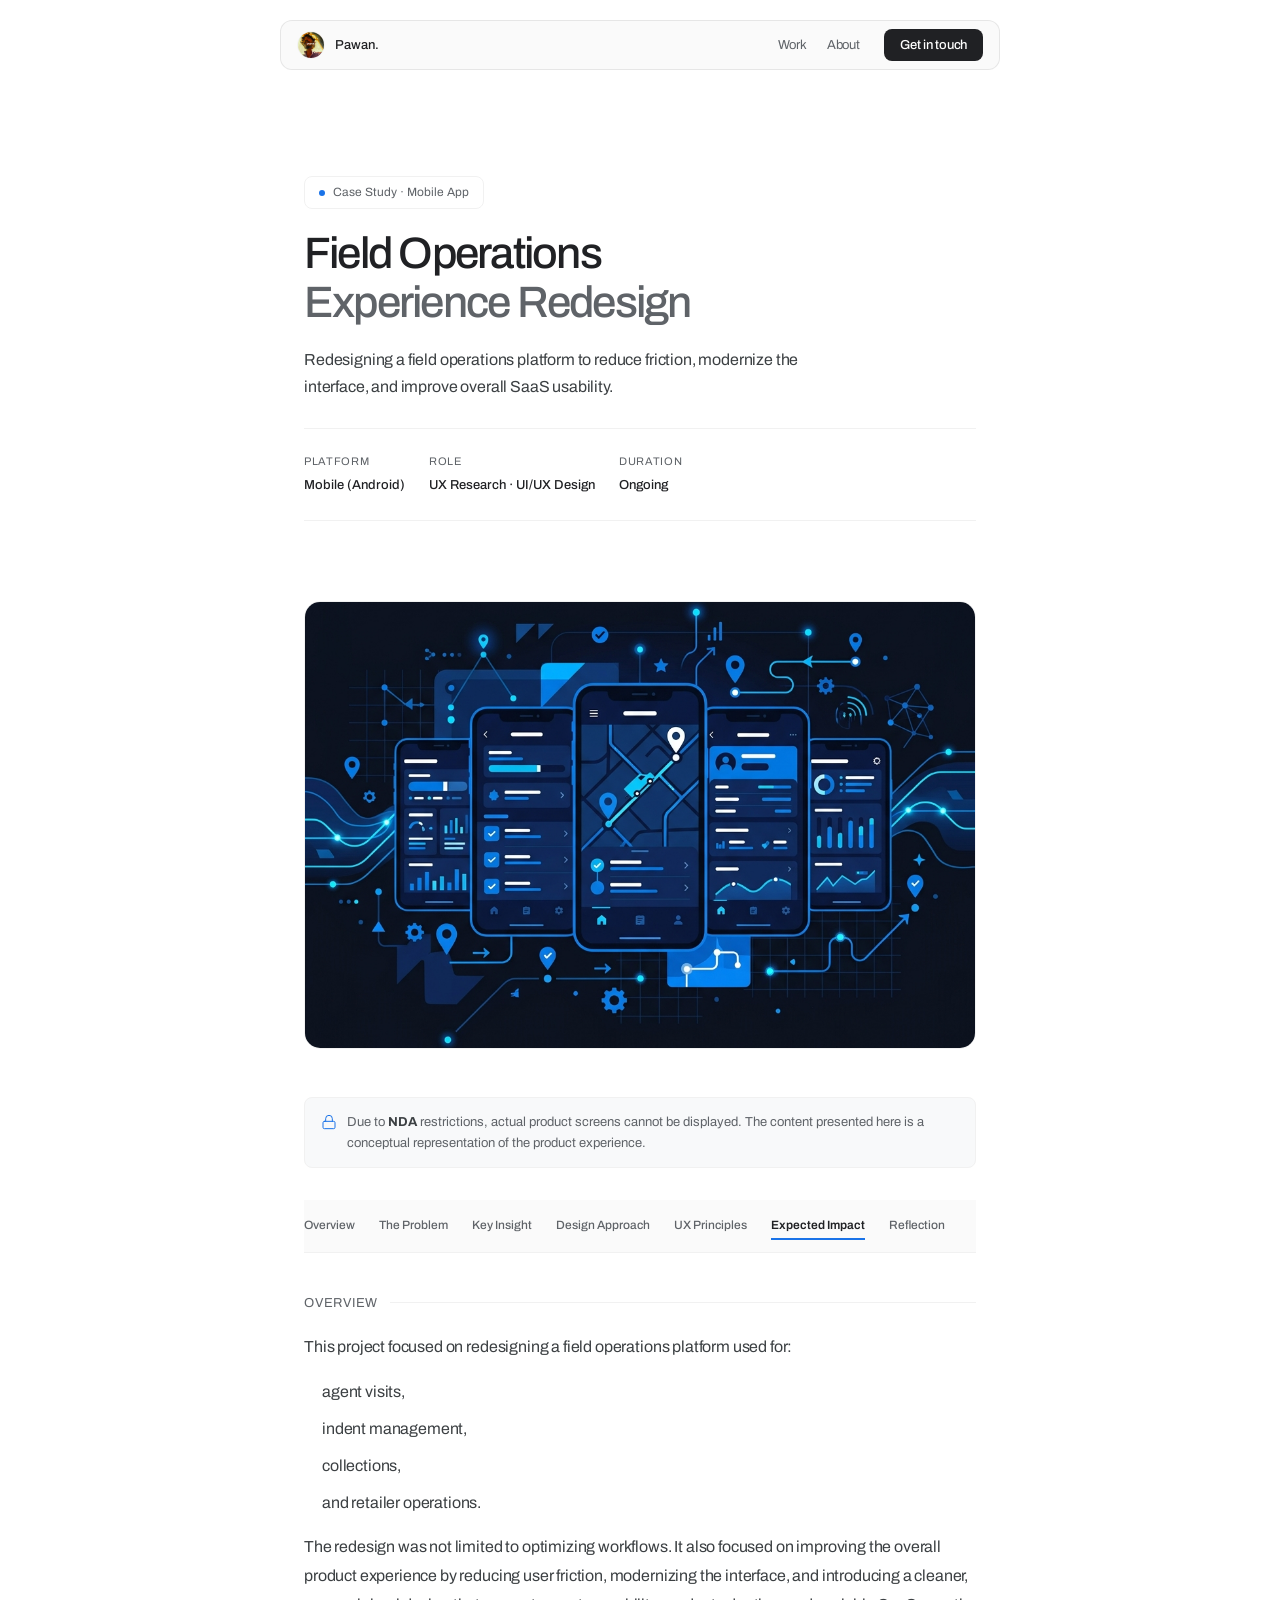
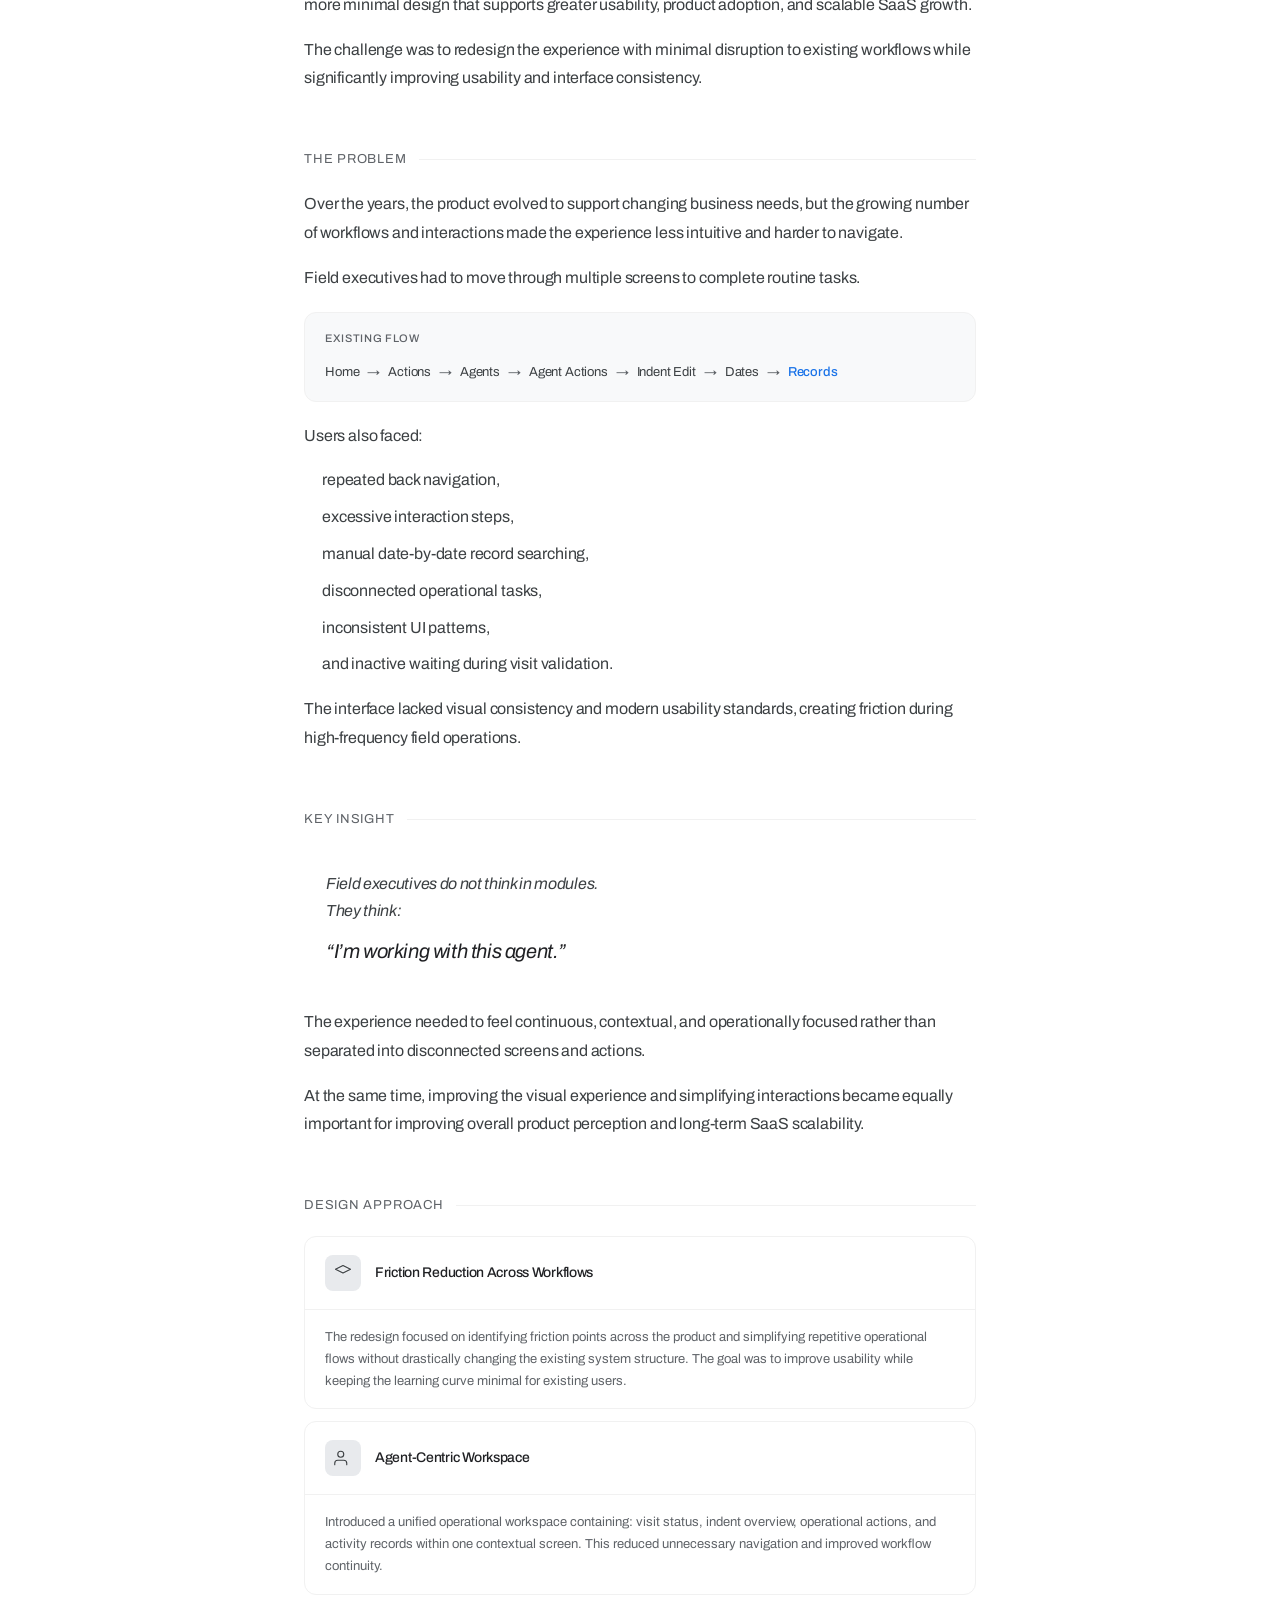
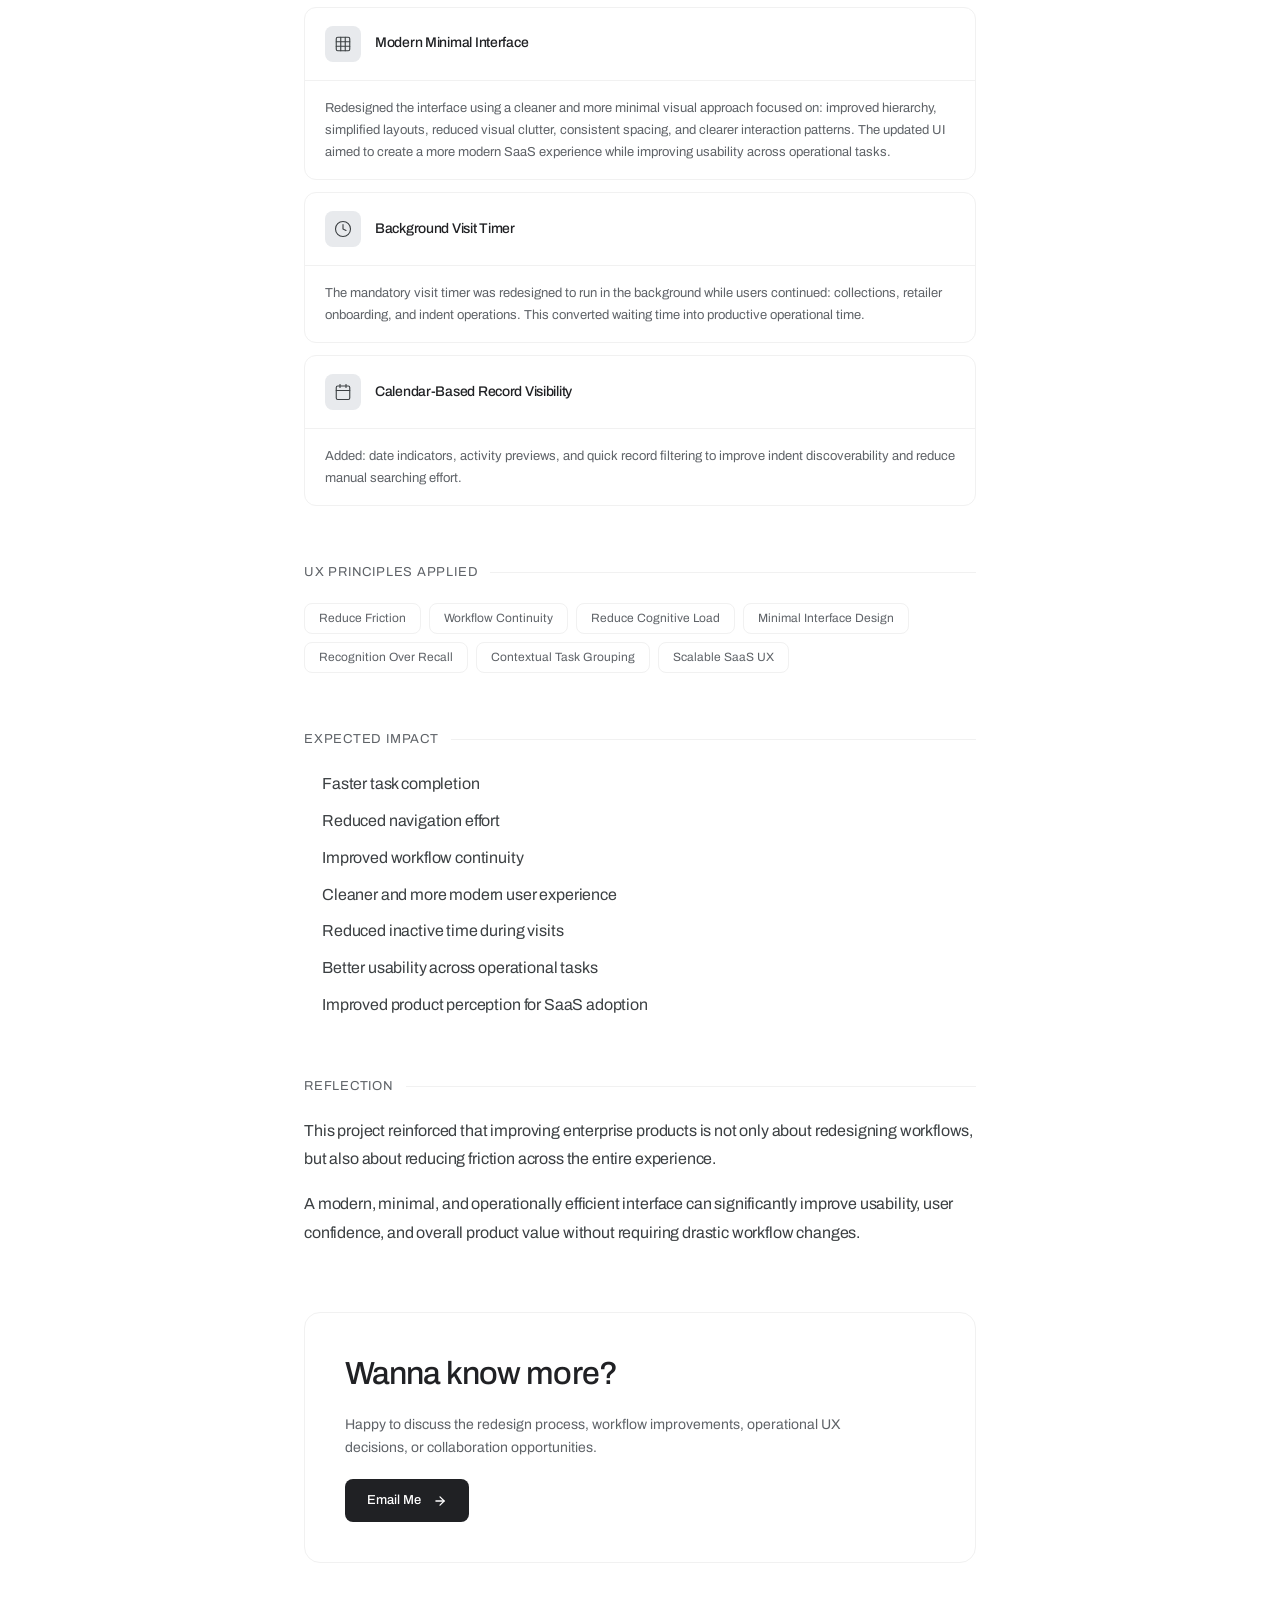
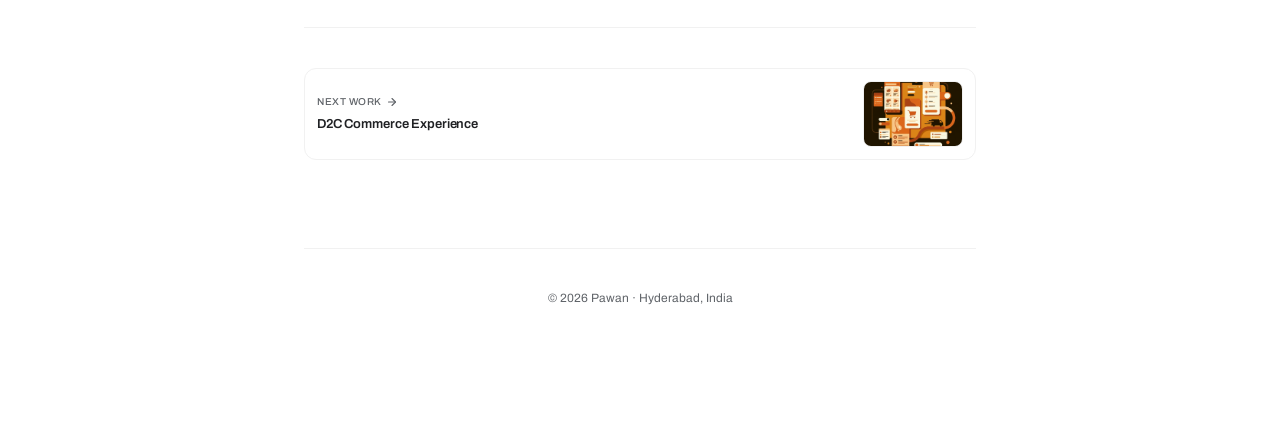
<file: indent-case-study.html>
<!DOCTYPE html>
<html lang="en">
<head>
<link rel="preconnect" href="https://fonts.googleapis.com">
<link rel="preconnect" href="https://fonts.gstatic.com" crossorigin>
<link href="https://fonts.googleapis.com/css2?family=Archivo:ital,wght@0,100..900;1,100..900&display=swap" rel="stylesheet">
<!-- LIGHT THEME DISABLED <script>document.documentElement.setAttribute('data-theme','light');</script> -->
<meta charset="UTF-8">
<meta name="viewport" content="width=device-width, initial-scale=1">
<title>Indent Workflow Redesign | Pawan</title>
<meta name="description" content="Case study: Redesigning a complex Indent and Visit Management workflow for field sales executives in an internal operations SaaS.">
<link rel="stylesheet" href="css/indent-case-study.css">
<link rel="stylesheet" href="css/case-study-shared.css">
</head>
<body>

<nav>
  <a class="nav-logo" href="index.html">
    <div class="nav-av">
      <img src="images/Profile image 2.jpeg" alt="Pawan" loading="eager">
    </div>
    Pawan.
  </a>
  <div class="nav-links">
    <a href="index.html#works" class="nav-link">Work</a>
    <a href="index.html#about" class="nav-link">About</a>
  </div>
  <a href="mailto:impavankumart@gmail.com" class="nav-cta">Get in touch</a>
  <button class="nav-hamburger" id="navHamburger" aria-label="Toggle menu" aria-expanded="false">
    <span></span><span></span><span></span>
  </button>
</nav>
<div class="nav-overlay" id="navOverlay" role="dialog" aria-label="Navigation menu">
  <div class="nav-ov-section">
    <div class="nav-ov-label">Navigate</div>
    <a href="index.html#works" class="nav-ov-link">Work <span class="nav-ov-arrow"><svg class="icon-arrow-up-right" viewBox="0 0 24 24" fill="none" stroke="currentColor" stroke-width="2.2" stroke-linecap="round" stroke-linejoin="round" style="width: 14px; height: 14px; display: inline-block; vertical-align: middle; transition: transform 0.2s;"><line x1="7" y1="17" x2="17" y2="7"></line><polyline points="7 7 17 7 17 17"></polyline></svg></span></a>
    <a href="index.html#about" class="nav-ov-link">About <span class="nav-ov-arrow"><svg class="icon-arrow-up-right" viewBox="0 0 24 24" fill="none" stroke="currentColor" stroke-width="2.2" stroke-linecap="round" stroke-linejoin="round" style="width: 14px; height: 14px; display: inline-block; vertical-align: middle; transition: transform 0.2s;"><line x1="7" y1="17" x2="17" y2="7"></line><polyline points="7 7 17 7 17 17"></polyline></svg></span></a>
  </div>
  <div class="nav-ov-section">
    <div class="nav-ov-label">Case Studies</div>
    <a href="indent-case-study.html" class="nav-ov-link" style="color:var(--acc)">Field Operations <span class="nav-ov-arrow"><svg class="icon-arrow-up-right" viewBox="0 0 24 24" fill="none" stroke="currentColor" stroke-width="2.2" stroke-linecap="round" stroke-linejoin="round" style="width: 14px; height: 14px; display: inline-block; vertical-align: middle; transition: transform 0.2s;"><line x1="7" y1="17" x2="17" y2="7"></line><polyline points="7 7 17 7 17 17"></polyline></svg></span></a>
    <a href="godavaricuts-case-study.html" class="nav-ov-link">D2C Commerce <span class="nav-ov-arrow"><svg class="icon-arrow-up-right" viewBox="0 0 24 24" fill="none" stroke="currentColor" stroke-width="2.2" stroke-linecap="round" stroke-linejoin="round" style="width: 14px; height: 14px; display: inline-block; vertical-align: middle; transition: transform 0.2s;"><line x1="7" y1="17" x2="17" y2="7"></line><polyline points="7 7 17 7 17 17"></polyline></svg></span></a>
    <a href="retailops-case-study.html" class="nav-ov-link">Enterprise Ops Platform <span class="nav-ov-arrow"><svg class="icon-arrow-up-right" viewBox="0 0 24 24" fill="none" stroke="currentColor" stroke-width="2.2" stroke-linecap="round" stroke-linejoin="round" style="width: 14px; height: 14px; display: inline-block; vertical-align: middle; transition: transform 0.2s;"><line x1="7" y1="17" x2="17" y2="7"></line><polyline points="7 7 17 7 17 17"></polyline></svg></span></a>
    <a href="manufacturing-case-study.html" class="nav-ov-link">Production Workflow <span class="nav-ov-arrow"><svg class="icon-arrow-up-right" viewBox="0 0 24 24" fill="none" stroke="currentColor" stroke-width="2.2" stroke-linecap="round" stroke-linejoin="round" style="width: 14px; height: 14px; display: inline-block; vertical-align: middle; transition: transform 0.2s;"><line x1="7" y1="17" x2="17" y2="7"></line><polyline points="7 7 17 7 17 17"></polyline></svg></span></a>
    <a href="gateops-case-study.html" class="nav-ov-link">Industrial Gate Ops <span class="nav-ov-arrow"><svg class="icon-arrow-up-right" viewBox="0 0 24 24" fill="none" stroke="currentColor" stroke-width="2.2" stroke-linecap="round" stroke-linejoin="round" style="width: 14px; height: 14px; display: inline-block; vertical-align: middle; transition: transform 0.2s;"><line x1="7" y1="17" x2="17" y2="7"></line><polyline points="7 7 17 7 17 17"></polyline></svg></span></a>
  </div>
  <div class="nav-ov-cta">
    <a href="mailto:impavankumart@gmail.com">Get in touch <svg class="icon-arrow-right" viewBox="0 0 24 24" fill="none" stroke="currentColor" stroke-width="2.2" stroke-linecap="round" stroke-linejoin="round" style="width: 14px; height: 14px; display: inline-block; vertical-align: middle; transition: transform 0.2s;"><line x1="5" y1="12" x2="19" y2="12"></line><polyline points="12 5 19 12 12 19"></polyline></svg></a>
  </div>
</div>
<main>

  <!-- HEADER -->
  <header class="cs-header">
<link rel="preconnect" href="https://fonts.googleapis.com">
<link rel="preconnect" href="https://fonts.gstatic.com" crossorigin>
<link href="https://fonts.googleapis.com/css2?family=Archivo:ital,wght@0,100..900;1,100..900&display=swap" rel="stylesheet">
<!-- LIGHT THEME DISABLED <script>document.documentElement.setAttribute('data-theme','light');</script> -->
    <div class="cs-tag fade-up d1">
      <span class="cs-tag-dot"></span>
      Case Study · Mobile App
    </div>
    <h1 class="cs-h1 fade-up d2">
      Field Operations<br>
      <span class="dim">Experience Redesign</span>
    </h1>
    <p class="cs-sub fade-up d3">
      Redesigning a field operations platform to reduce friction, modernize the interface, and improve overall SaaS usability.
    </p>
    <div class="cs-meta fade-up d3">
      <div class="cs-meta-item">
        <span class="cs-meta-lbl">Platform</span>
        <span class="cs-meta-val">Mobile (Android)</span>
      </div>
      <div class="cs-meta-item">
        <span class="cs-meta-lbl">Role</span>
        <span class="cs-meta-val">UX Research · UI/UX Design</span>
      </div>
      <div class="cs-meta-item">
        <span class="cs-meta-lbl">Duration</span>
        <span class="cs-meta-val">Ongoing</span>
      </div>
    </div>
  </header>

  <!-- COVER IMAGE -->
  <div class="cs-hero-visual fade-up d3" style="margin-bottom:48px">
    <img src="images/cover-fieldops.png" alt="Field Operations Experience Redesign Banner" style="width:100%;display:block;border-radius:0" loading="lazy">
  </div>

  <!-- NDA Notice -->
  <div class="nda-notice srv" style="display:flex;align-items:flex-start;gap:10px;padding:14px 16px;background:var(--bg2);border:1px solid var(--line);border-radius:8px;font-size:13px;color:var(--muted);line-height:1.6;margin-bottom:32px">
    <span style="flex-shrink:0;font-size:15px;margin-top:1px">
      <svg width="16" height="16" viewBox="0 0 24 24" fill="none" stroke="var(--acc)" stroke-width="1.5" stroke-linecap="round" stroke-linejoin="round" style="flex-shrink:0;margin-top:1px">
        <rect x="3" y="11" width="18" height="11" rx="2" ry="2"/>
        <path d="M7 11V7a5 5 0 0 1 10 0v4"/>
      </svg>
    </span>
    <span>Due to <strong style="color:var(--ink2);font-weight:700">NDA</strong> restrictions, actual product screens cannot be displayed. The content presented here is a conceptual representation of the product experience.</span>
  </div>

  <!-- TABLE OF CONTENTS -->
  <div class="cs-toc-horizontal srv">
    <div class="cs-toc-list-horizontal">
      <span class="cs-toc-link-horizontal active" data-section="overview">Overview</span>
      <span class="cs-toc-link-horizontal" data-section="problem">The Problem</span>
      <span class="cs-toc-link-horizontal" data-section="insight">Key Insight</span>
      <span class="cs-toc-link-horizontal" data-section="approach">Design Approach</span>
      <span class="cs-toc-link-horizontal" data-section="principles">UX Principles</span>
      <span class="cs-toc-link-horizontal" data-section="impact">Expected Impact</span>
      <span class="cs-toc-link-horizontal" data-section="reflection">Reflection</span>
    </div>
  </div>

      <!-- OVERVIEW -->
      <section class="cs-section srv" id="overview">
        <div class="sec-h2">Overview</div>
        <div class="cs-body">
          <p>This project focused on redesigning a field operations platform used for:</p>
          <ul>
            <li>agent visits,</li>
            <li>indent management,</li>
            <li>collections,</li>
            <li>and retailer operations.</li>
          </ul>
          <p>The redesign was not limited to optimizing workflows. It also focused on improving the overall product experience by reducing user friction, modernizing the interface, and introducing a cleaner, more minimal design that supports greater usability, product adoption, and scalable SaaS growth.</p>
          <p>The challenge was to redesign the experience with minimal disruption to existing workflows while significantly improving usability and interface consistency.</p>
        </div>
      </section>

      <!-- THE PROBLEM -->
      <section class="cs-section srv" id="problem">
        <div class="sec-h2">The Problem</div>
        <div class="cs-body">
          <p>Over the years, the product evolved to support changing business needs, but the growing number of workflows and interactions made the experience less intuitive and harder to navigate.</p>
          <p>Field executives had to move through multiple screens to complete routine tasks.</p>
          
          <div style="margin: 20px 0; background: var(--bg2); border: 1px solid var(--line); padding: 16px 20px; border-radius: 12px;">
            <span style="font-size: 11px; text-transform: uppercase; letter-spacing: 0.06em; color: var(--muted); display: block; margin-bottom: 12px; font-weight: 500;">Existing Flow</span>
            <div style="display: flex; flex-wrap: wrap; align-items: center; gap: 8px; font-size: 13px;">
              <span>Home</span> <span style="color: var(--muted)">&rarr;</span>
              <span>Actions</span> <span style="color: var(--muted)">&rarr;</span>
              <span>Agents</span> <span style="color: var(--muted)">&rarr;</span>
              <span>Agent Actions</span> <span style="color: var(--muted)">&rarr;</span>
              <span>Indent Edit</span> <span style="color: var(--muted)">&rarr;</span>
              <span>Dates</span> <span style="color: var(--muted)">&rarr;</span>
              <span style="color: var(--acc); font-weight: 500;">Records</span>
            </div>
          </div>

          <p>Users also faced:</p>
          <ul>
            <li>repeated back navigation,</li>
            <li>excessive interaction steps,</li>
            <li>manual date-by-date record searching,</li>
            <li>disconnected operational tasks,</li>
            <li>inconsistent UI patterns,</li>
            <li>and inactive waiting during visit validation.</li>
          </ul>
          <p>The interface lacked visual consistency and modern usability standards, creating friction during high-frequency field operations.</p>
        </div>
      </section>

      <!-- KEY INSIGHT -->
      <section class="cs-section srv" id="insight">
        <div class="sec-h2">Key Insight</div>
        <div class="cs-quote">
          <p>Field executives do not think in modules.</p>
          <p>They think:</p>
          <p style="font-size: 20px; font-style: italic; color:var(--ink); margin-top: 10px;">“I’m working with this agent.”</p>
        </div>
        <div class="cs-body">
          <p>The experience needed to feel continuous, contextual, and operationally focused rather than separated into disconnected screens and actions.</p>
          <p>At the same time, improving the visual experience and simplifying interactions became equally important for improving overall product perception and long-term SaaS scalability.</p>
        </div>
      </section>

      <!-- DESIGN APPROACH -->
      <section class="cs-section srv" id="approach">
        <div class="sec-h2">Design Approach</div>
        <div class="solution-grid">

          <div class="solution-card">
            <div class="solution-card-head">
              <div class="solution-icon"><svg viewBox="0 0 24 24" fill="none" stroke="currentColor" stroke-width="1.5" stroke-linecap="round" stroke-linejoin="round" width="18" height="18"><polygon points="12 2 2 7 12 12 22 7 12 2"/></svg></div>
              <div class="solution-title">Friction Reduction Across Workflows</div>
            </div>
            <div class="solution-body">
              The redesign focused on identifying friction points across the product and simplifying repetitive operational flows without drastically changing the existing system structure. The goal was to improve usability while keeping the learning curve minimal for existing users.
            </div>
          </div>

          <div class="solution-card">
            <div class="solution-card-head">
              <div class="solution-icon"><svg viewBox="0 0 24 24" fill="none" stroke="currentColor" stroke-width="1.5" stroke-linecap="round" stroke-linejoin="round" width="18" height="18"><path d="M17 21v-2a4 4 0 0 0-4-4H5a4 4 0 0 0-4 4v2"/><circle cx="9" cy="7" r="4"/></svg></div>
              <div class="solution-title">Agent-Centric Workspace</div>
            </div>
            <div class="solution-body">
              Introduced a unified operational workspace containing: visit status, indent overview, operational actions, and activity records within one contextual screen. This reduced unnecessary navigation and improved workflow continuity.
            </div>
          </div>

          <div class="solution-card">
            <div class="solution-card-head">
              <div class="solution-icon"><svg viewBox="0 0 24 24" fill="none" stroke="currentColor" stroke-width="1.5" stroke-linecap="round" stroke-linejoin="round" width="18" height="18"><rect x="3" y="3" width="18" height="18" rx="2"/><path d="M9 3v18M15 3v18M3 9h18M3 15h18"/></svg></div>
              <div class="solution-title">Modern Minimal Interface</div>
            </div>
            <div class="solution-body">
              Redesigned the interface using a cleaner and more minimal visual approach focused on: improved hierarchy, simplified layouts, reduced visual clutter, consistent spacing, and clearer interaction patterns. The updated UI aimed to create a more modern SaaS experience while improving usability across operational tasks.
            </div>
          </div>

          <div class="solution-card">
            <div class="solution-card-head">
              <div class="solution-icon"><svg viewBox="0 0 24 24" fill="none" stroke="currentColor" stroke-width="1.5" stroke-linecap="round" stroke-linejoin="round" width="18" height="18"><circle cx="12" cy="12" r="10"/><polyline points="12 6 12 12 16 14"/></svg></div>
              <div class="solution-title">Background Visit Timer</div>
            </div>
            <div class="solution-body">
              The mandatory visit timer was redesigned to run in the background while users continued: collections, retailer onboarding, and indent operations. This converted waiting time into productive operational time.
            </div>
          </div>

          <div class="solution-card" style="grid-column: 1 / -1">
            <div class="solution-card-head">
              <div class="solution-icon"><svg viewBox="0 0 24 24" fill="none" stroke="currentColor" stroke-width="1.5" stroke-linecap="round" stroke-linejoin="round" width="18" height="18"><rect x="3" y="4" width="18" height="18" rx="2"/><line x1="16" y1="2" x2="16" y2="6"/><line x1="8" y1="2" x2="8" y2="6"/><line x1="3" y1="10" x2="21" y2="10"/></svg></div>
              <div class="solution-title">Calendar-Based Record Visibility</div>
            </div>
            <div class="solution-body">
              Added: date indicators, activity previews, and quick record filtering to improve indent discoverability and reduce manual searching effort.
            </div>
          </div>

        </div>
      </section>

      <!-- UX PRINCIPLES APPLIED -->
      <section class="cs-section srv" id="principles">
        <div class="sec-h2">UX Principles Applied</div>
        <div class="pill-list">
          <span class="pill">Reduce Friction</span>
          <span class="pill">Workflow Continuity</span>
          <span class="pill">Reduce Cognitive Load</span>
          <span class="pill">Minimal Interface Design</span>
          <span class="pill">Recognition Over Recall</span>
          <span class="pill">Contextual Task Grouping</span>
          <span class="pill">Scalable SaaS UX</span>
        </div>
      </section>

      <!-- EXPECTED IMPACT -->
      <section class="cs-section srv" id="impact">
        <div class="sec-h2">Expected Impact</div>
        <div class="cs-body">
          <ul>
            <li>Faster task completion</li>
            <li>Reduced navigation effort</li>
            <li>Improved workflow continuity</li>
            <li>Cleaner and more modern user experience</li>
            <li>Reduced inactive time during visits</li>
            <li>Better usability across operational tasks</li>
            <li>Improved product perception for SaaS adoption</li>
          </ul>
        </div>
      </section>

      <!-- REFLECTION -->
      <section class="cs-section srv" id="reflection">
        <div class="sec-h2">Reflection</div>
        <div class="cs-body">
          <p>This project reinforced that improving enterprise products is not only about redesigning workflows, but also about reducing friction across the entire experience.</p>
          <p>A modern, minimal, and operationally efficient interface can significantly improve usability, user confidence, and overall product value without requiring drastic workflow changes.</p>
        </div>
      </section>

  <!-- WANNA KNOW MORE CTA -->
  <section class="cs-contact-cta srv">
    <h2 class="cta-title">Wanna know more?</h2>
    <p class="cta-desc">Happy to discuss the redesign process, workflow improvements, operational UX decisions, or collaboration opportunities.</p>
    <a href="mailto:impavankumart@gmail.com" class="cta-email-btn">Email Me <svg class="icon-arrow-right" viewBox="0 0 24 24" fill="none" stroke="currentColor" stroke-width="2.2" stroke-linecap="round" stroke-linejoin="round" style="width: 14px; height: 14px; display: inline-block; vertical-align: middle; margin-left: 4px;"><line x1="5" y1="12" x2="19" y2="12"></line><polyline points="12 5 19 12 12 19"></polyline></svg></a>
  </section>

  <!-- PAGE NAV -->
  <div class="page-nav single-card srv">
    <!-- Next Card: D2C Commerce -->
    <a href="godavaricuts-case-study.html" class="page-nav-card next">
      <div class="pnc-info">
        <span class="pnc-label">Next Work <svg class="icon-arrow-right" viewBox="0 0 24 24" fill="none" stroke="currentColor" stroke-width="2.2" stroke-linecap="round" stroke-linejoin="round" style="width: 12px; height: 12px; display: inline-block; vertical-align: middle; margin-left: 2px;"><line x1="5" y1="12" x2="19" y2="12"></line><polyline points="12 5 19 12 12 19"></polyline></svg></span>
        <div class="pnc-title">D2C Commerce Experience</div>
      </div>
      <div class="pnc-visual">
        <img src="images/cover-d2c.png" alt="D2C Cover" loading="lazy">
      </div>
    </a>
  </div>

  <!-- FOOTER -->
  <div class="cs-footer srv">
    <span class="cs-footer-left">&copy; 2026 Pawan &middot; Hyderabad, India</span>
  </div>

</main>


<script src="js/case-study.js" defer></script>
<script>
(function(){var s='light';document.documentElement.setAttribute('data-theme',s);})();
document.addEventListener('DOMContentLoaded',function(){
  var btn=document.getElementById('themeToggle');
  if(!btn)return;
  function syncIcon(){
    var t=document.documentElement.getAttribute('data-theme');
    btn.innerHTML=t==='light'
      ? '<svg viewBox="0 0 24 24" fill="none" stroke="currentColor" stroke-width="2" stroke-linecap="round" stroke-linejoin="round"><path d="M21 12.79A9 9 0 1 1 11.21 3 7 7 0 0 0 21 12.79z"/></svg>'
      : '<svg viewBox="0 0 24 24" fill="none" stroke="currentColor" stroke-width="2" stroke-linecap="round" stroke-linejoin="round"><circle cx="12" cy="12" r="5"/><line x1="12" y1="1" x2="12" y2="3"/><line x1="12" y1="21" x2="12" y2="23"/><line x1="4.22" y1="4.22" x2="5.64" y2="5.64"/><line x1="18.36" y1="18.36" x2="19.78" y2="19.78"/><line x1="1" y1="12" x2="3" y2="12"/><line x1="21" y1="12" x2="23" y2="12"/><line x1="4.22" y1="19.78" x2="5.64" y2="18.36"/><line x1="18.36" y1="5.64" x2="19.78" y2="4.22"/></svg>';
  }
  syncIcon();
  btn.addEventListener('click',function(){
    var cur=document.documentElement.getAttribute('data-theme');
    var next=cur==='light'?'light':'light';
    document.documentElement.setAttribute('data-theme',next);
    localStorage.setItem('theme',next);
    syncIcon();
  });
});
</script><script>
// Hamburger Menu Logic
document.addEventListener('DOMContentLoaded', function() {
  const hamburger = document.getElementById('navHamburger');
  const overlay = document.getElementById('navOverlay');
  if(hamburger && overlay) {
    hamburger.addEventListener('click', function() {
      const isOpen = overlay.classList.contains('open');
      if(isOpen) {
        overlay.classList.remove('open');
        hamburger.classList.remove('open');
        hamburger.setAttribute('aria-expanded', 'false');
        document.body.style.overflow = '';
      } else {
        overlay.classList.add('open');
        hamburger.classList.add('open');
        hamburger.setAttribute('aria-expanded', 'true');
        document.body.style.overflow = 'hidden';
      }
    });
  }
});
</script>
<script>
// Close mobile nav when a link inside is clicked
document.addEventListener('DOMContentLoaded', function() {
  var overlay = document.getElementById('navOverlay');
  var hamburger = document.getElementById('navHamburger');
  if(overlay) {
    overlay.querySelectorAll('a').forEach(function(link) {
      link.addEventListener('click', function() {
        overlay.classList.remove('open');
        if(hamburger) { hamburger.classList.remove('open'); hamburger.setAttribute('aria-expanded','false'); }
        document.body.style.overflow = '';
      });
    });
  }
});
</script></body>
</html>
</file>
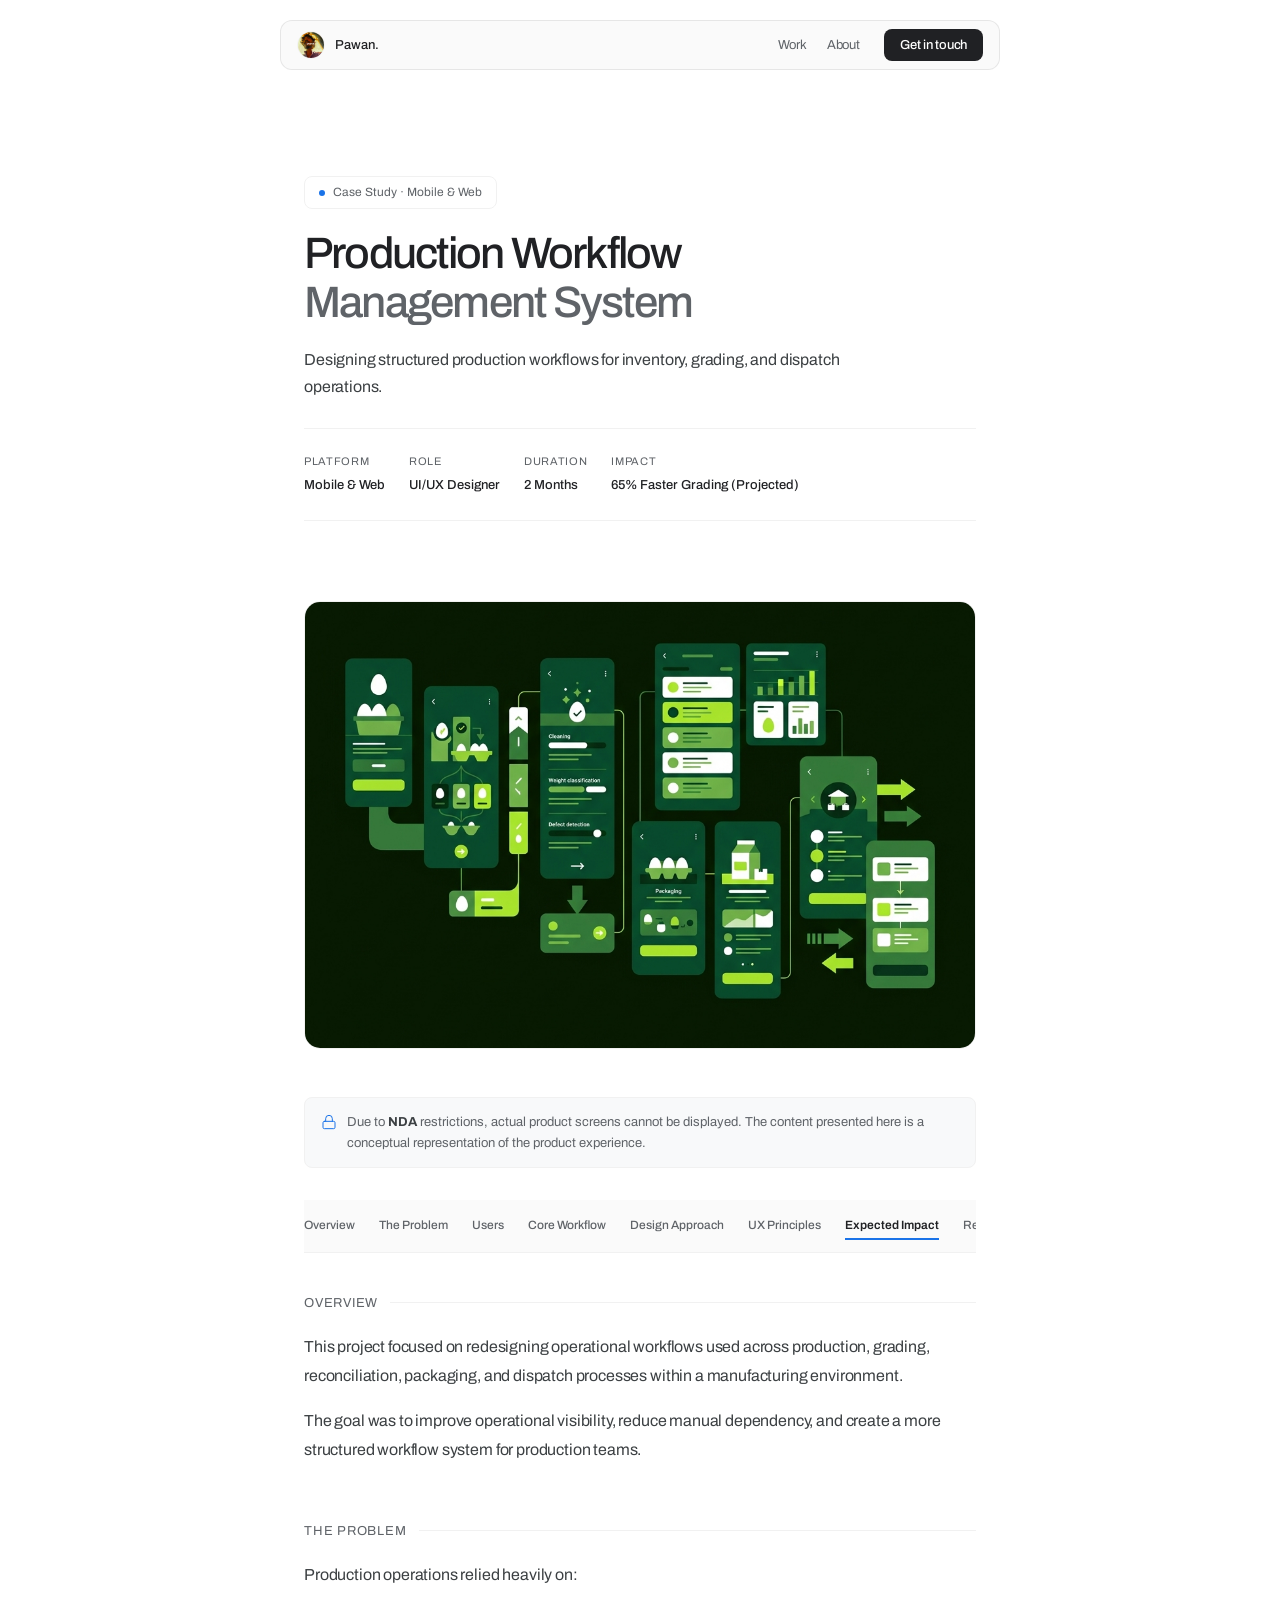
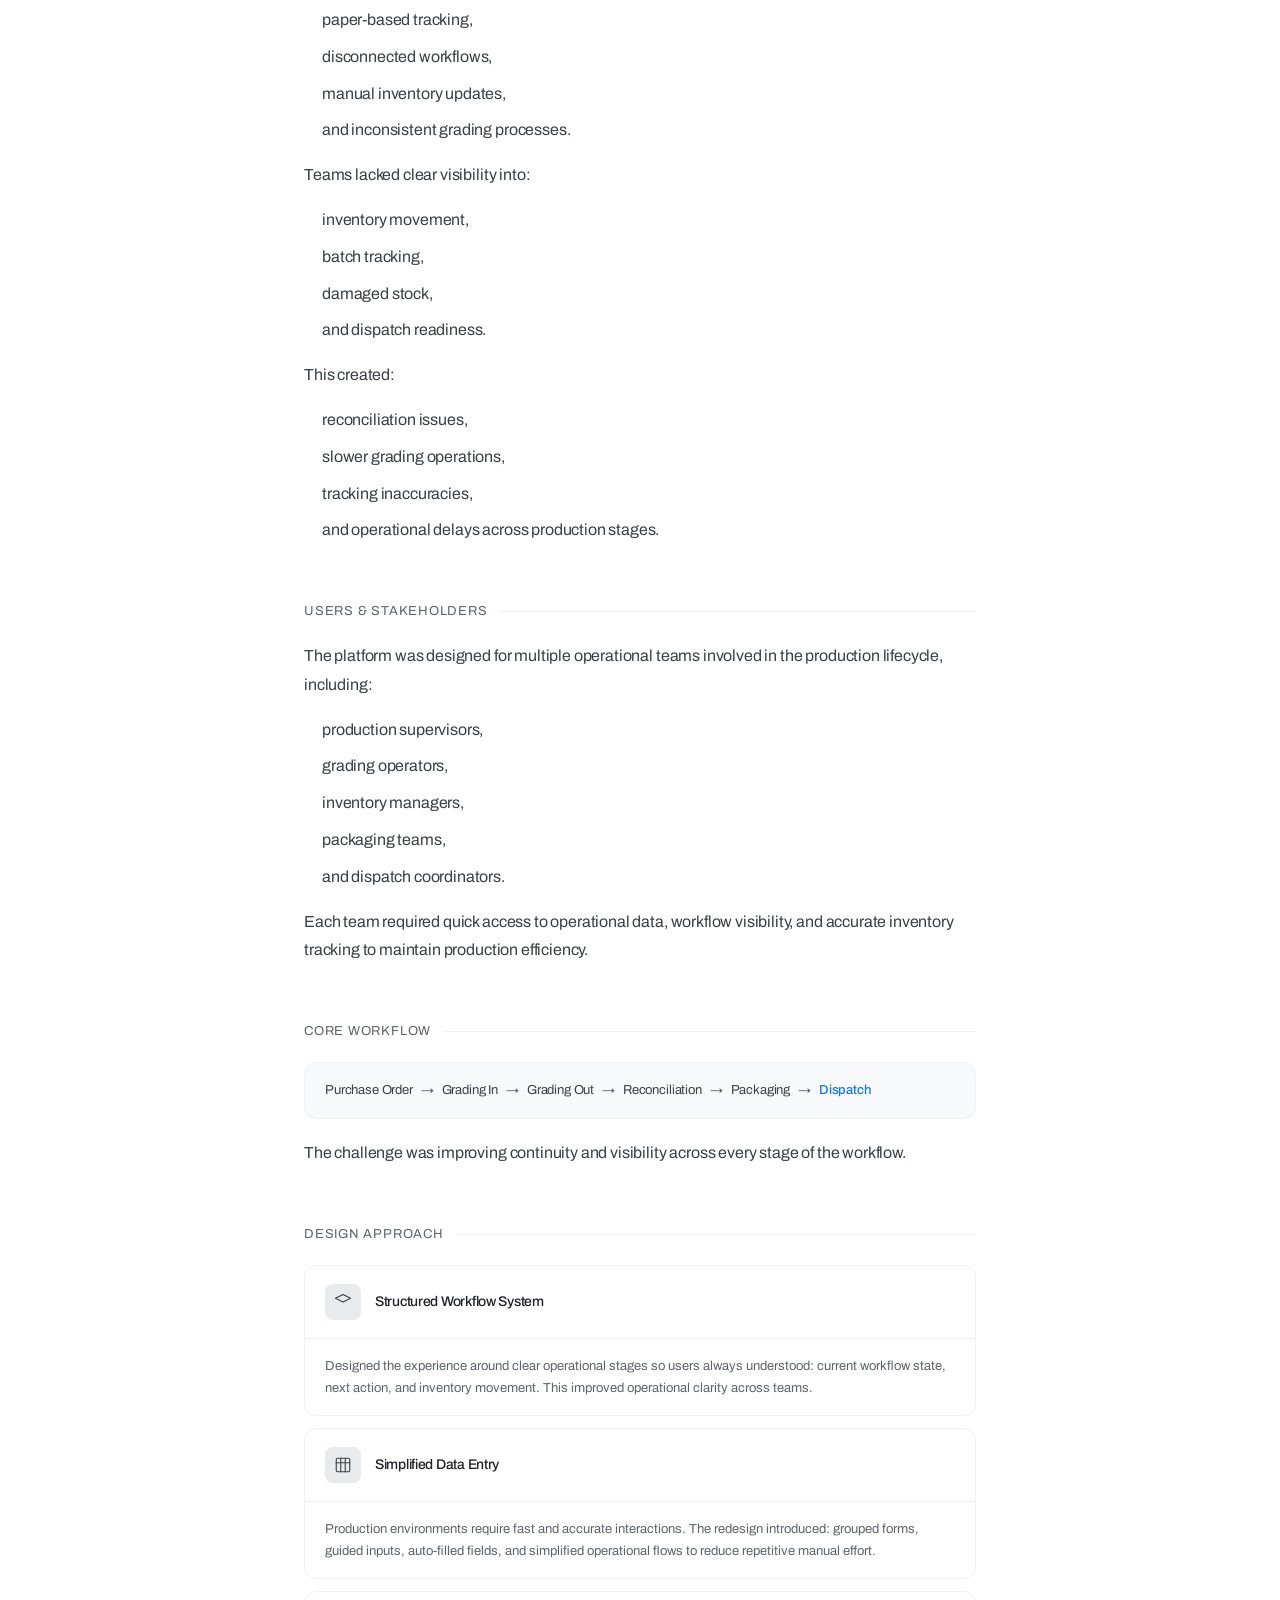
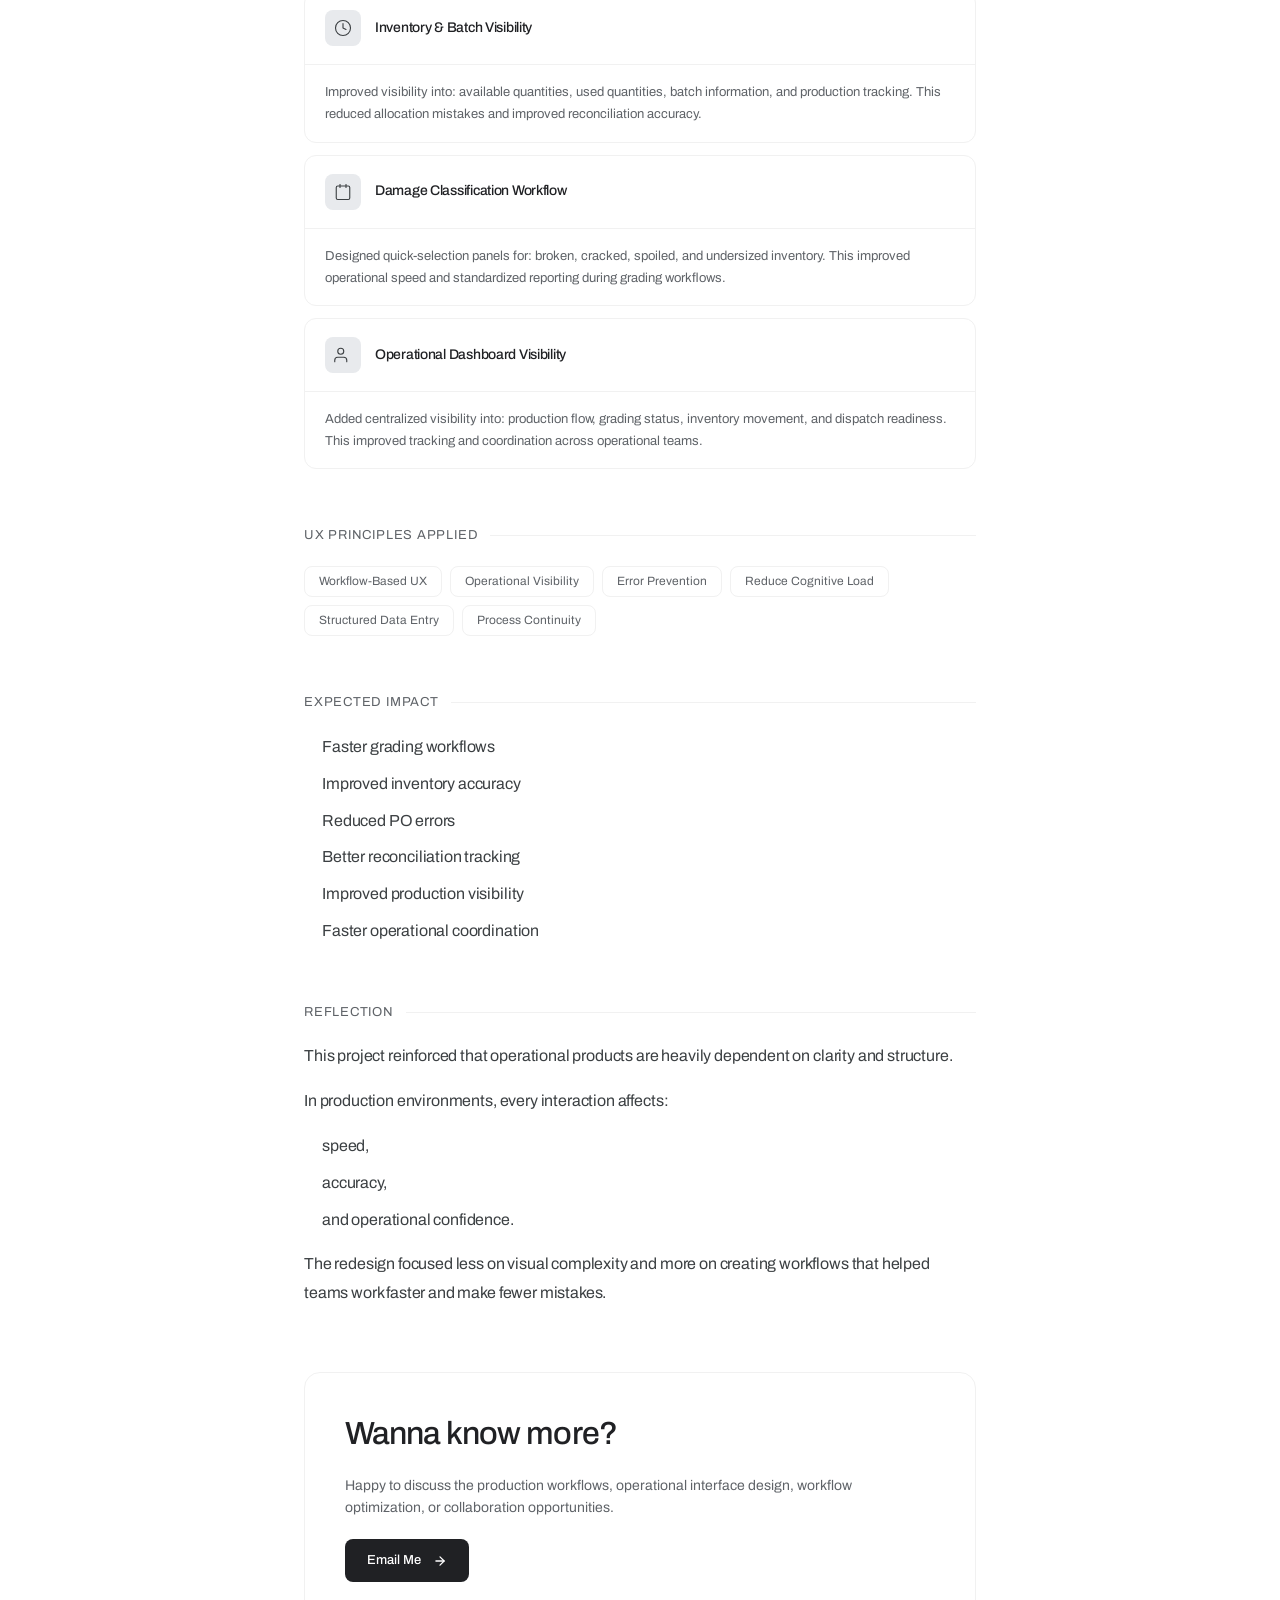
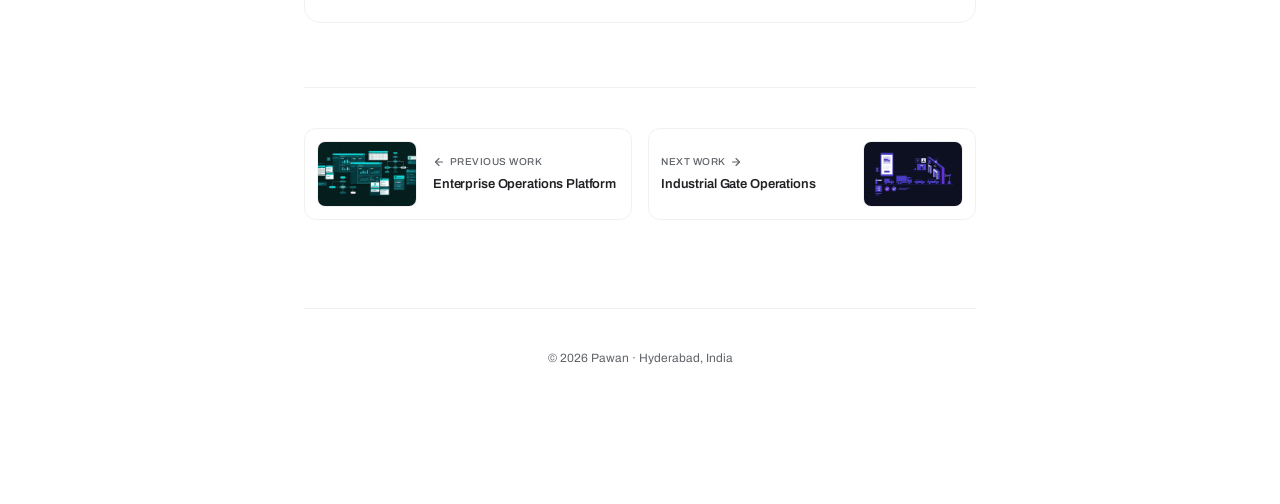
<file: manufacturing-case-study.html>
<!DOCTYPE html>
<html lang="en">
<head>
<link rel="preconnect" href="https://fonts.googleapis.com">
<link rel="preconnect" href="https://fonts.gstatic.com" crossorigin>
<link href="https://fonts.googleapis.com/css2?family=Archivo:ital,wght@0,100..900;1,100..900&display=swap" rel="stylesheet">
<!-- LIGHT THEME DISABLED <script>document.documentElement.setAttribute('data-theme','light');</script> -->
<meta charset="UTF-8"><meta name="viewport" content="width=device-width,initial-scale=1">
<title>Manufacturing Case Study | Pawan</title>
<meta name="description" content="Case study: Designing end-to-end production and grading workflows for egg production operations.">
<link rel="stylesheet" href="css/manufacturing-case-study.css">
<link rel="stylesheet" href="css/case-study-shared.css">
</head>
<body>
<nav>
  <a class="nav-logo" href="index.html">
    <div class="nav-av">
      <img src="images/Profile image 2.jpeg" alt="Pawan" loading="eager">
    </div>
    Pawan.
  </a>
  <div class="nav-links">
    <a href="index.html#works" class="nav-link">Work</a>
    <a href="index.html#about" class="nav-link">About</a>
  </div>
  <a href="mailto:impavankumart@gmail.com" class="nav-cta">Get in touch</a>
  <button class="nav-hamburger" id="navHamburger" aria-label="Toggle menu" aria-expanded="false">
    <span></span><span></span><span></span>
  </button>
</nav>
<div class="nav-overlay" id="navOverlay" role="dialog" aria-label="Navigation menu">
  <div class="nav-ov-section">
    <div class="nav-ov-label">Navigate</div>
    <a href="index.html#works" class="nav-ov-link">Work <span class="nav-ov-arrow"><svg class="icon-arrow-up-right" viewBox="0 0 24 24" fill="none" stroke="currentColor" stroke-width="2.2" stroke-linecap="round" stroke-linejoin="round" style="width: 14px; height: 14px; display: inline-block; vertical-align: middle; transition: transform 0.2s;"><line x1="7" y1="17" x2="17" y2="7"></line><polyline points="7 7 17 7 17 17"></polyline></svg></span></a>
    <a href="index.html#about" class="nav-ov-link">About <span class="nav-ov-arrow"><svg class="icon-arrow-up-right" viewBox="0 0 24 24" fill="none" stroke="currentColor" stroke-width="2.2" stroke-linecap="round" stroke-linejoin="round" style="width: 14px; height: 14px; display: inline-block; vertical-align: middle; transition: transform 0.2s;"><line x1="7" y1="17" x2="17" y2="7"></line><polyline points="7 7 17 7 17 17"></polyline></svg></span></a>
  </div>
  <div class="nav-ov-section">
    <div class="nav-ov-label">Case Studies</div>
    <a href="indent-case-study.html" class="nav-ov-link">Field Operations <span class="nav-ov-arrow"><svg class="icon-arrow-up-right" viewBox="0 0 24 24" fill="none" stroke="currentColor" stroke-width="2.2" stroke-linecap="round" stroke-linejoin="round" style="width: 14px; height: 14px; display: inline-block; vertical-align: middle; transition: transform 0.2s;"><line x1="7" y1="17" x2="17" y2="7"></line><polyline points="7 7 17 7 17 17"></polyline></svg></span></a>
    <a href="godavaricuts-case-study.html" class="nav-ov-link">D2C Commerce <span class="nav-ov-arrow"><svg class="icon-arrow-up-right" viewBox="0 0 24 24" fill="none" stroke="currentColor" stroke-width="2.2" stroke-linecap="round" stroke-linejoin="round" style="width: 14px; height: 14px; display: inline-block; vertical-align: middle; transition: transform 0.2s;"><line x1="7" y1="17" x2="17" y2="7"></line><polyline points="7 7 17 7 17 17"></polyline></svg></span></a>
    <a href="retailops-case-study.html" class="nav-ov-link">Enterprise Ops Platform <span class="nav-ov-arrow"><svg class="icon-arrow-up-right" viewBox="0 0 24 24" fill="none" stroke="currentColor" stroke-width="2.2" stroke-linecap="round" stroke-linejoin="round" style="width: 14px; height: 14px; display: inline-block; vertical-align: middle; transition: transform 0.2s;"><line x1="7" y1="17" x2="17" y2="7"></line><polyline points="7 7 17 7 17 17"></polyline></svg></span></a>
    <a href="manufacturing-case-study.html" class="nav-ov-link" style="color:var(--acc)">Production Workflow <span class="nav-ov-arrow"><svg class="icon-arrow-up-right" viewBox="0 0 24 24" fill="none" stroke="currentColor" stroke-width="2.2" stroke-linecap="round" stroke-linejoin="round" style="width: 14px; height: 14px; display: inline-block; vertical-align: middle; transition: transform 0.2s;"><line x1="7" y1="17" x2="17" y2="7"></line><polyline points="7 7 17 7 17 17"></polyline></svg></span></a>
    <a href="gateops-case-study.html" class="nav-ov-link">Industrial Gate Ops <span class="nav-ov-arrow"><svg class="icon-arrow-up-right" viewBox="0 0 24 24" fill="none" stroke="currentColor" stroke-width="2.2" stroke-linecap="round" stroke-linejoin="round" style="width: 14px; height: 14px; display: inline-block; vertical-align: middle; transition: transform 0.2s;"><line x1="7" y1="17" x2="17" y2="7"></line><polyline points="7 7 17 7 17 17"></polyline></svg></span></a>
  </div>
  <div class="nav-ov-cta">
    <a href="mailto:impavankumart@gmail.com">Get in touch <svg class="icon-arrow-right" viewBox="0 0 24 24" fill="none" stroke="currentColor" stroke-width="2.2" stroke-linecap="round" stroke-linejoin="round" style="width: 14px; height: 14px; display: inline-block; vertical-align: middle; transition: transform 0.2s;"><line x1="5" y1="12" x2="19" y2="12"></line><polyline points="12 5 19 12 12 19"></polyline></svg></a>
  </div>
</div>
<main>

  <!-- HEADER -->
  <header class="cs-header">
<link rel="preconnect" href="https://fonts.googleapis.com">
<link rel="preconnect" href="https://fonts.gstatic.com" crossorigin>
<link href="https://fonts.googleapis.com/css2?family=Archivo:ital,wght@0,100..900;1,100..900&display=swap" rel="stylesheet">
<!-- LIGHT THEME DISABLED <script>document.documentElement.setAttribute('data-theme','light');</script> -->
    <div class="cs-tag fade-up d1">
      <span class="cs-tag-dot"></span>
      Case Study · Mobile & Web
    </div>
    <h1 class="cs-h1 fade-up d2">
      Production Workflow<br>
      <span class="dim">Management System</span>
    </h1>
    <p class="cs-sub fade-up d3">
      Designing structured production workflows for inventory, grading, and dispatch operations.
    </p>
    <div class="cs-meta fade-up d3">
      <div class="cs-meta-item">
        <span class="cs-meta-lbl">Platform</span>
        <span class="cs-meta-val">Mobile & Web</span>
      </div>
      <div class="cs-meta-item">
        <span class="cs-meta-lbl">Role</span>
        <span class="cs-meta-val">UI/UX Designer</span>
      </div>
      <div class="cs-meta-item">
        <span class="cs-meta-lbl">Duration</span>
        <span class="cs-meta-val">2 Months</span>
      </div>
      <div class="cs-meta-item">
        <span class="cs-meta-lbl">Impact</span>
        <span class="cs-meta-val">65% Faster Grading (Projected)</span>
      </div>
    </div>
  </header>

  <!-- COVER IMAGE -->
  <div class="cs-hero-visual fade-up d3" style="margin-bottom:48px">
    <img src="images/cover-production.png" alt="Production Workflow Management System Banner" style="width:100%;display:block;border-radius:0" loading="lazy">
  </div>

  <!-- NDA Notice -->
  <div class="nda-notice srv" style="display:flex;align-items:flex-start;gap:10px;padding:14px 16px;background:var(--bg2);border:1px solid var(--line);border-radius:8px;font-size:13px;color:var(--muted);line-height:1.6;margin-bottom:32px">
    <span style="flex-shrink:0;font-size:15px;margin-top:1px">
      <svg width="16" height="16" viewBox="0 0 24 24" fill="none" stroke="var(--acc)" stroke-width="1.5" stroke-linecap="round" stroke-linejoin="round" style="flex-shrink:0;margin-top:1px">
        <rect x="3" y="11" width="18" height="11" rx="2" ry="2"/>
        <path d="M7 11V7a5 5 0 0 1 10 0v4"/>
      </svg>
    </span>
    <span>Due to <strong style="color:var(--ink2);font-weight:700">NDA</strong> restrictions, actual product screens cannot be displayed. The content presented here is a conceptual representation of the product experience.</span>
  </div>

  <!-- TABLE OF CONTENTS -->
  <div class="cs-toc-horizontal srv">
    <div class="cs-toc-list-horizontal">
      <span class="cs-toc-link-horizontal active" data-section="overview">Overview</span>
      <span class="cs-toc-link-horizontal" data-section="problem">The Problem</span>
      <span class="cs-toc-link-horizontal" data-section="users">Users</span>
      <span class="cs-toc-link-horizontal" data-section="workflow">Core Workflow</span>
      <span class="cs-toc-link-horizontal" data-section="approach">Design Approach</span>
      <span class="cs-toc-link-horizontal" data-section="principles">UX Principles</span>
      <span class="cs-toc-link-horizontal" data-section="impact">Expected Impact</span>
      <span class="cs-toc-link-horizontal" data-section="reflection">Reflection</span>
    </div>
  </div>

      <!-- OVERVIEW -->
      <section class="cs-section srv" id="overview">
        <div class="sec-h2">Overview</div>
        <div class="cs-body">
          <p>This project focused on redesigning operational workflows used across production, grading, reconciliation, packaging, and dispatch processes within a manufacturing environment.</p>
          <p>The goal was to improve operational visibility, reduce manual dependency, and create a more structured workflow system for production teams.</p>
        </div>
      </section>

      <!-- THE PROBLEM -->
      <section class="cs-section srv" id="problem">
        <div class="sec-h2">The Problem</div>
        <div class="cs-body">
          <p>Production operations relied heavily on:</p>
          <ul>
            <li>paper-based tracking,</li>
            <li>disconnected workflows,</li>
            <li>manual inventory updates,</li>
            <li>and inconsistent grading processes.</li>
          </ul>
          <p>Teams lacked clear visibility into:</p>
          <ul>
            <li>inventory movement,</li>
            <li>batch tracking,</li>
            <li>damaged stock,</li>
            <li>and dispatch readiness.</li>
          </ul>
          <p>This created:</p>
          <ul>
            <li>reconciliation issues,</li>
            <li>slower grading operations,</li>
            <li>tracking inaccuracies,</li>
            <li>and operational delays across production stages.</li>
          </ul>
        </div>
      </section>

      <!-- USERS & STAKEHOLDERS -->
      <section class="cs-section srv" id="users">
        <div class="sec-h2">Users & Stakeholders</div>
        <div class="cs-body">
          <p>The platform was designed for multiple operational teams involved in the production lifecycle, including:</p>
          <ul>
            <li>production supervisors,</li>
            <li>grading operators,</li>
            <li>inventory managers,</li>
            <li>packaging teams,</li>
            <li>and dispatch coordinators.</li>
          </ul>
          <p>Each team required quick access to operational data, workflow visibility, and accurate inventory tracking to maintain production efficiency.</p>
        </div>
      </section>

      <!-- CORE WORKFLOW -->
      <section class="cs-section srv" id="workflow">
        <div class="sec-h2">Core Workflow</div>
        <div class="cs-body">
          <div style="margin: 20px 0; background: var(--bg2); border: 1px solid var(--line); padding: 16px 20px; border-radius: 12px;">
            <div style="display: flex; flex-wrap: wrap; align-items: center; gap: 8px; font-size: 13px;">
              <span>Purchase Order</span> <span style="color: var(--muted)">&rarr;</span>
              <span>Grading In</span> <span style="color: var(--muted)">&rarr;</span>
              <span>Grading Out</span> <span style="color: var(--muted)">&rarr;</span>
              <span>Reconciliation</span> <span style="color: var(--muted)">&rarr;</span>
              <span>Packaging</span> <span style="color: var(--muted)">&rarr;</span>
              <span style="color: var(--acc); font-weight: 500;">Dispatch</span>
            </div>
          </div>
          <p>The challenge was improving continuity and visibility across every stage of the workflow.</p>
        </div>
      </section>

      <!-- DESIGN APPROACH -->
      <section class="cs-section srv" id="approach">
        <div class="sec-h2">Design Approach</div>
        <div class="solution-grid">

          <div class="solution-card">
            <div class="solution-card-head">
              <div class="solution-icon"><svg viewBox="0 0 24 24" fill="none" stroke="currentColor" stroke-width="1.5" stroke-linecap="round" stroke-linejoin="round" width="18" height="18"><polygon points="12 2 2 7 12 12 22 7 12 2"/></svg></div>
              <div class="solution-title">Structured Workflow System</div>
            </div>
            <div class="solution-body">
              Designed the experience around clear operational stages so users always understood: current workflow state, next action, and inventory movement. This improved operational clarity across teams.
            </div>
          </div>

          <div class="solution-card">
            <div class="solution-card-head">
              <div class="solution-icon"><svg viewBox="0 0 24 24" fill="none" stroke="currentColor" stroke-width="1.5" stroke-linecap="round" stroke-linejoin="round" width="18" height="18"><rect x="3" y="3" width="18" height="18" rx="2"/><path d="M9 3v18M15 3v18M3 9h18"/></svg></div>
              <div class="solution-title">Simplified Data Entry</div>
            </div>
            <div class="solution-body">
              Production environments require fast and accurate interactions. The redesign introduced: grouped forms, guided inputs, auto-filled fields, and simplified operational flows to reduce repetitive manual effort.
            </div>
          </div>

          <div class="solution-card">
            <div class="solution-card-head">
              <div class="solution-icon"><svg viewBox="0 0 24 24" fill="none" stroke="currentColor" stroke-width="1.5" stroke-linecap="round" stroke-linejoin="round" width="18" height="18"><circle cx="12" cy="12" r="10"/><polyline points="12 6 12 12 16 14"/></svg></div>
              <div class="solution-title">Inventory & Batch Visibility</div>
            </div>
            <div class="solution-body">
              Improved visibility into: available quantities, used quantities, batch information, and production tracking. This reduced allocation mistakes and improved reconciliation accuracy.
            </div>
          </div>

          <div class="solution-card">
            <div class="solution-card-head">
              <div class="solution-icon"><svg viewBox="0 0 24 24" fill="none" stroke="currentColor" stroke-width="1.5" stroke-linecap="round" stroke-linejoin="round" width="18" height="18"><rect x="3" y="4" width="18" height="18" rx="2"/><line x1="16" y1="2" x2="16" y2="6"/><line x1="8" y1="2" x2="8" y2="6"/></svg></div>
              <div class="solution-title">Damage Classification Workflow</div>
            </div>
            <div class="solution-body">
              Designed quick-selection panels for: broken, cracked, spoiled, and undersized inventory. This improved operational speed and standardized reporting during grading workflows.
            </div>
          </div>

          <div class="solution-card" style="grid-column: 1 / -1">
            <div class="solution-card-head">
              <div class="solution-icon"><svg viewBox="0 0 24 24" fill="none" stroke="currentColor" stroke-width="1.5" stroke-linecap="round" stroke-linejoin="round" width="18" height="18"><path d="M17 21v-2a4 4 0 0 0-4-4H5a4 4 0 0 0-4 4v2"/><circle cx="9" cy="7" r="4"/></svg></div>
              <div class="solution-title">Operational Dashboard Visibility</div>
            </div>
            <div class="solution-body">
              Added centralized visibility into: production flow, grading status, inventory movement, and dispatch readiness. This improved tracking and coordination across operational teams.
            </div>
          </div>

        </div>
      </section>

      <!-- UX PRINCIPLES APPLIED -->
      <section class="cs-section srv" id="principles">
        <div class="sec-h2">UX Principles Applied</div>
        <div class="pill-list">
          <span class="pill">Workflow-Based UX</span>
          <span class="pill">Operational Visibility</span>
          <span class="pill">Error Prevention</span>
          <span class="pill">Reduce Cognitive Load</span>
          <span class="pill">Structured Data Entry</span>
          <span class="pill">Process Continuity</span>
        </div>
      </section>

      <!-- EXPECTED IMPACT -->
      <section class="cs-section srv" id="impact">
        <div class="sec-h2">Expected Impact</div>
        <div class="cs-body">
          <ul>
            <li>Faster grading workflows</li>
            <li>Improved inventory accuracy</li>
            <li>Reduced PO errors</li>
            <li>Better reconciliation tracking</li>
            <li>Improved production visibility</li>
            <li>Faster operational coordination</li>
          </ul>
        </div>
      </section>

      <!-- REFLECTION -->
      <section class="cs-section srv" id="reflection">
        <div class="sec-h2">Reflection</div>
        <div class="cs-body">
          <p>This project reinforced that operational products are heavily dependent on clarity and structure.</p>
          <p>In production environments, every interaction affects:</p>
          <ul>
            <li>speed,</li>
            <li>accuracy,</li>
            <li>and operational confidence.</li>
          </ul>
          <p>The redesign focused less on visual complexity and more on creating workflows that helped teams work faster and make fewer mistakes.</p>
        </div>
      </section>
  <!-- WANNA KNOW MORE CTA -->
  <section class="cs-contact-cta srv">
    <h2 class="cta-title">Wanna know more?</h2>
    <p class="cta-desc">Happy to discuss the production workflows, operational interface design, workflow optimization, or collaboration opportunities.</p>
    <a href="mailto:impavankumart@gmail.com" class="cta-email-btn">Email Me <svg class="icon-arrow-right" viewBox="0 0 24 24" fill="none" stroke="currentColor" stroke-width="2.2" stroke-linecap="round" stroke-linejoin="round" style="width: 14px; height: 14px; display: inline-block; vertical-align: middle; margin-left: 4px;"><line x1="5" y1="12" x2="19" y2="12"></line><polyline points="12 5 19 12 12 19"></polyline></svg></a>
  </section>

  <!-- PAGE NAV -->
  <div class="page-nav srv">
    <!-- Previous Card: Enterprise Ops -->
    <a href="retailops-case-study.html" class="page-nav-card prev">
      <div class="pnc-visual">
        <img src="images/cover-enterprise.png" alt="Enterprise Cover" loading="lazy">
      </div>
      <div class="pnc-info">
        <span class="pnc-label"><svg class="icon-arrow-left" viewBox="0 0 24 24" fill="none" stroke="currentColor" stroke-width="2.2" stroke-linecap="round" stroke-linejoin="round" style="width: 12px; height: 12px; display: inline-block; vertical-align: middle; margin-right: 2px;"><line x1="19" y1="12" x2="5" y2="12"></line><polyline points="12 19 5 12 12 5"></polyline></svg> Previous Work</span>
        <div class="pnc-title">Enterprise Operations Platform</div>
      </div>
    </a>
    
    <!-- Next Card: GateOps -->
    <a href="gateops-case-study.html" class="page-nav-card next">
      <div class="pnc-info">
        <span class="pnc-label">Next Work <svg class="icon-arrow-right" viewBox="0 0 24 24" fill="none" stroke="currentColor" stroke-width="2.2" stroke-linecap="round" stroke-linejoin="round" style="width: 12px; height: 12px; display: inline-block; vertical-align: middle; margin-left: 2px;"><line x1="5" y1="12" x2="19" y2="12"></line><polyline points="12 5 19 12 12 19"></polyline></svg></span>
        <div class="pnc-title">Industrial Gate Operations</div>
      </div>
      <div class="pnc-visual">
        <img src="images/cover-gateops.png" alt="GateOps Cover" loading="lazy">
      </div>
    </a>
  </div>

  <!-- FOOTER -->
  <div class="cs-footer srv">
    <span class="cs-footer-left">&copy; 2026 Pawan &middot; Hyderabad, India</span>
  </div>
</main>
<script src="js/case-study.js" defer></script>
<script>
(function(){var s='light';document.documentElement.setAttribute('data-theme',s);})();
document.addEventListener('DOMContentLoaded',function(){
  var btn=document.getElementById('themeToggle');
  if(!btn)return;
  function syncIcon(){
    var t=document.documentElement.getAttribute('data-theme');
    btn.innerHTML=t==='light'
      ? '<svg viewBox="0 0 24 24" fill="none" stroke="currentColor" stroke-width="2" stroke-linecap="round" stroke-linejoin="round"><path d="M21 12.79A9 9 0 1 1 11.21 3 7 7 0 0 0 21 12.79z"/></svg>'
      : '<svg viewBox="0 0 24 24" fill="none" stroke="currentColor" stroke-width="2" stroke-linecap="round" stroke-linejoin="round"><circle cx="12" cy="12" r="5"/><line x1="12" y1="1" x2="12" y2="3"/><line x1="12" y1="21" x2="12" y2="23"/><line x1="4.22" y1="4.22" x2="5.64" y2="5.64"/><line x1="18.36" y1="18.36" x2="19.78" y2="19.78"/><line x1="1" y1="12" x2="3" y2="12"/><line x1="21" y1="12" x2="23" y2="12"/><line x1="4.22" y1="19.78" x2="5.64" y2="18.36"/><line x1="18.36" y1="5.64" x2="19.78" y2="4.22"/></svg>';
  }
  syncIcon();
  btn.addEventListener('click',function(){
    var cur=document.documentElement.getAttribute('data-theme');
    var next=cur==='light'?'light':'light';
    document.documentElement.setAttribute('data-theme',next);
    localStorage.setItem('theme',next);
    syncIcon();
  });
});
</script><script>
// Hamburger Menu Logic
document.addEventListener('DOMContentLoaded', function() {
  const hamburger = document.getElementById('navHamburger');
  const overlay = document.getElementById('navOverlay');
  if(hamburger && overlay) {
    hamburger.addEventListener('click', function() {
      const isOpen = overlay.classList.contains('open');
      if(isOpen) {
        overlay.classList.remove('open');
        hamburger.classList.remove('open');
        hamburger.setAttribute('aria-expanded', 'false');
        document.body.style.overflow = '';
      } else {
        overlay.classList.add('open');
        hamburger.classList.add('open');
        hamburger.setAttribute('aria-expanded', 'true');
        document.body.style.overflow = 'hidden';
      }
    });
  }
});
</script>
<script>
// Close mobile nav when a link inside is clicked
document.addEventListener('DOMContentLoaded', function() {
  var overlay = document.getElementById('navOverlay');
  var hamburger = document.getElementById('navHamburger');
  if(overlay) {
    overlay.querySelectorAll('a').forEach(function(link) {
      link.addEventListener('click', function() {
        overlay.classList.remove('open');
        if(hamburger) { hamburger.classList.remove('open'); hamburger.setAttribute('aria-expanded','false'); }
        document.body.style.overflow = '';
      });
    });
  }
});
</script></body></html>
</file>
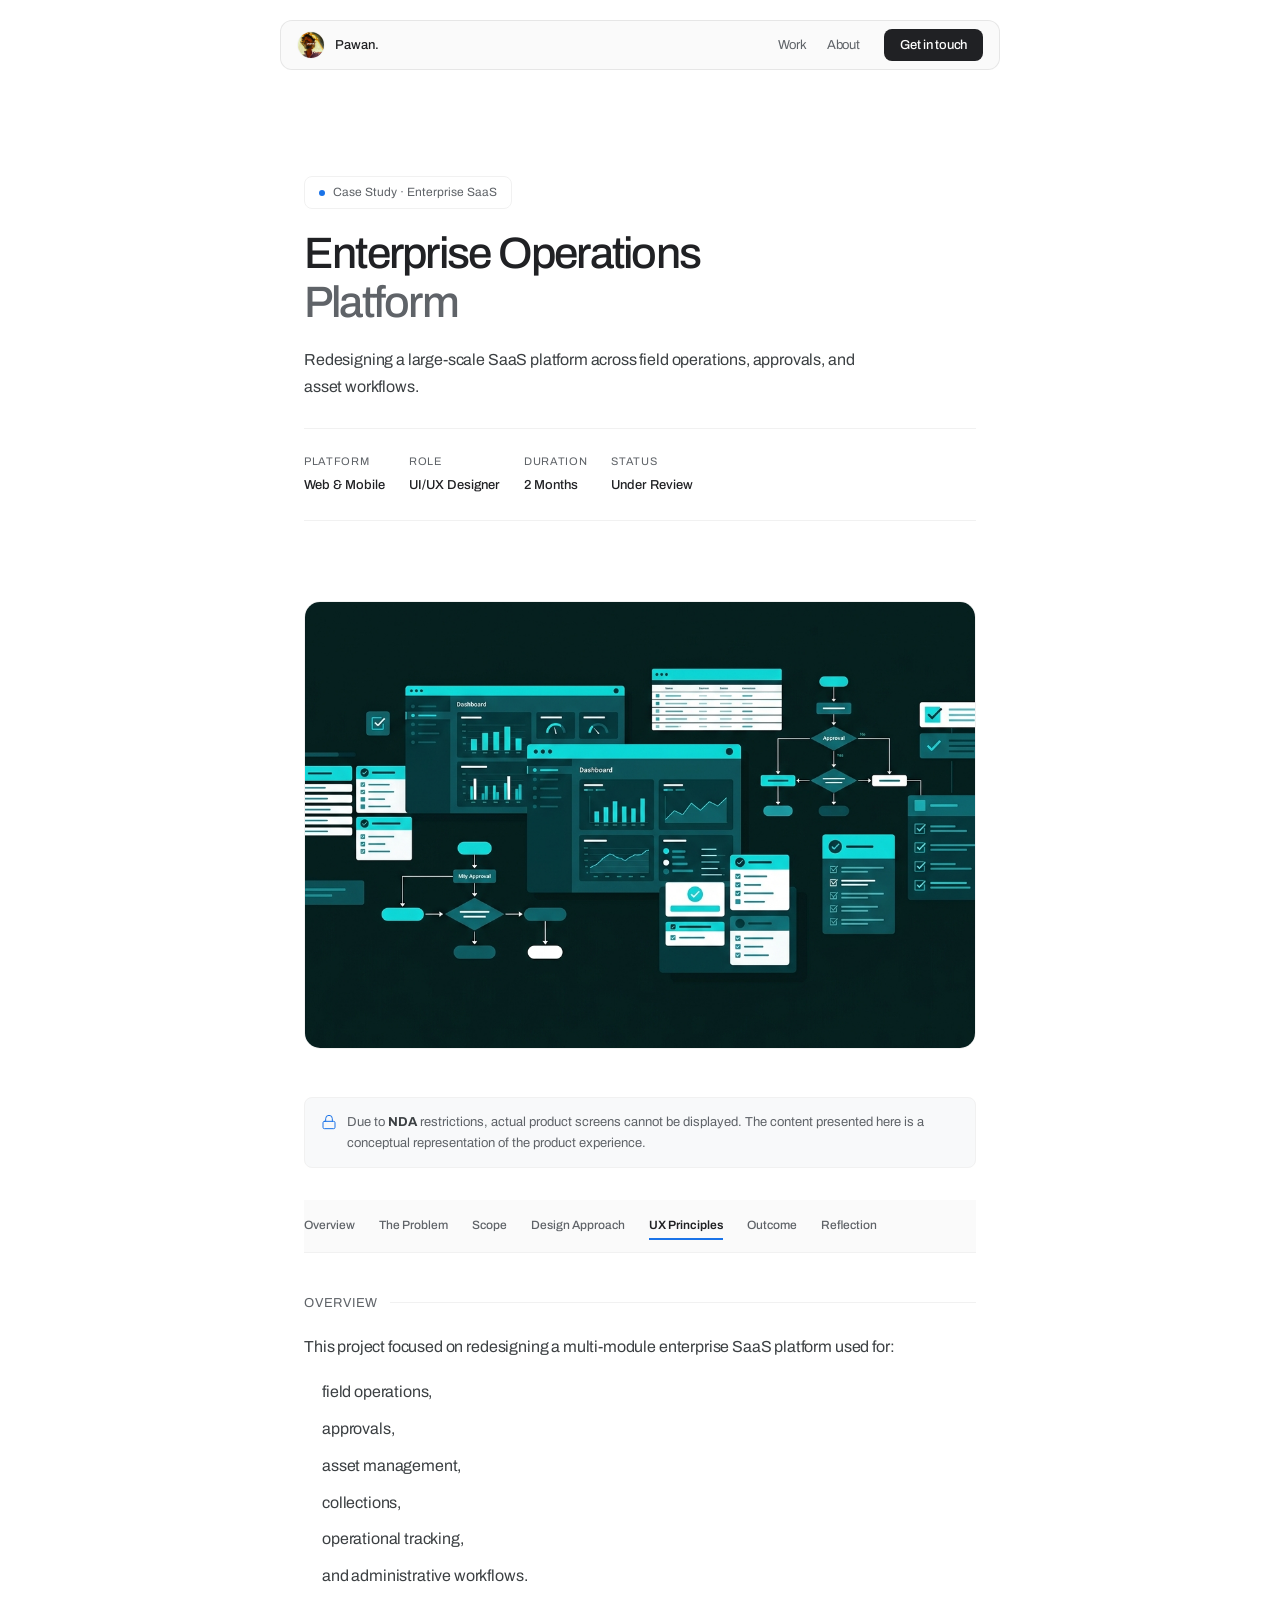
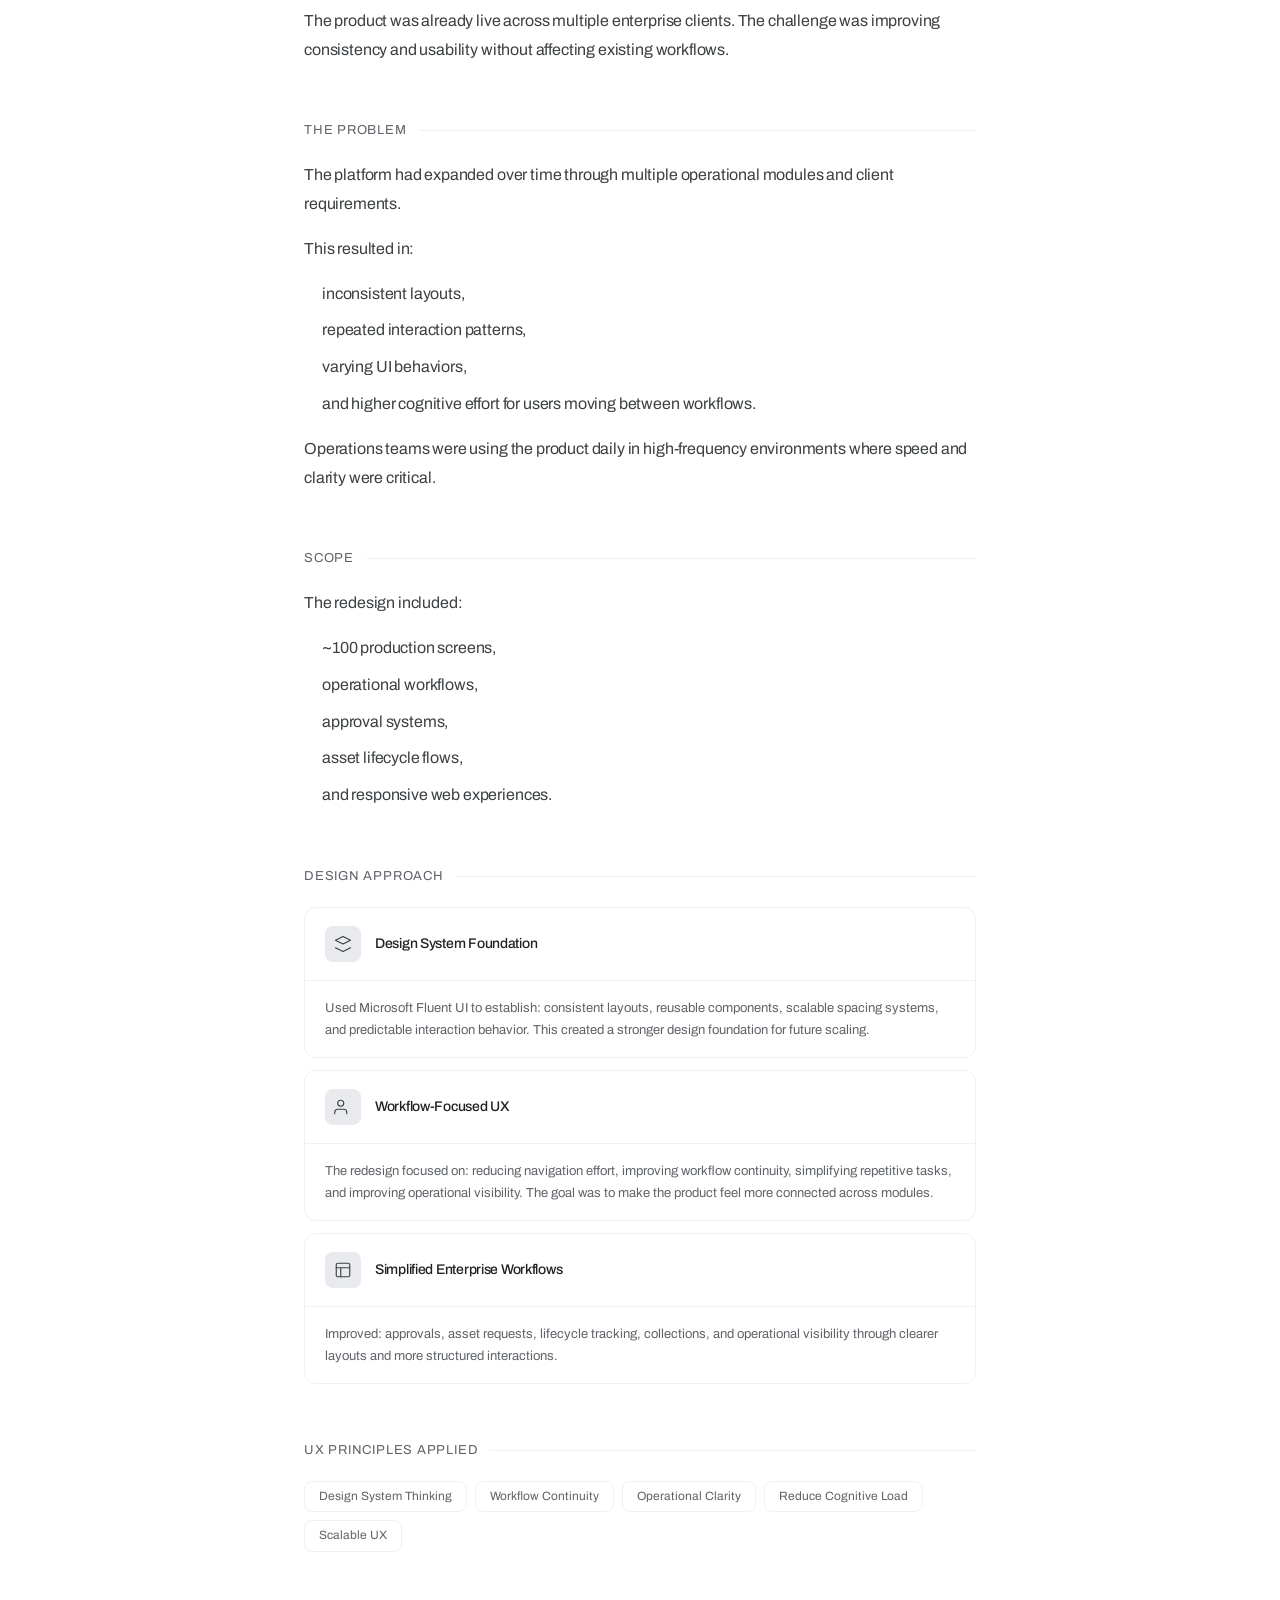
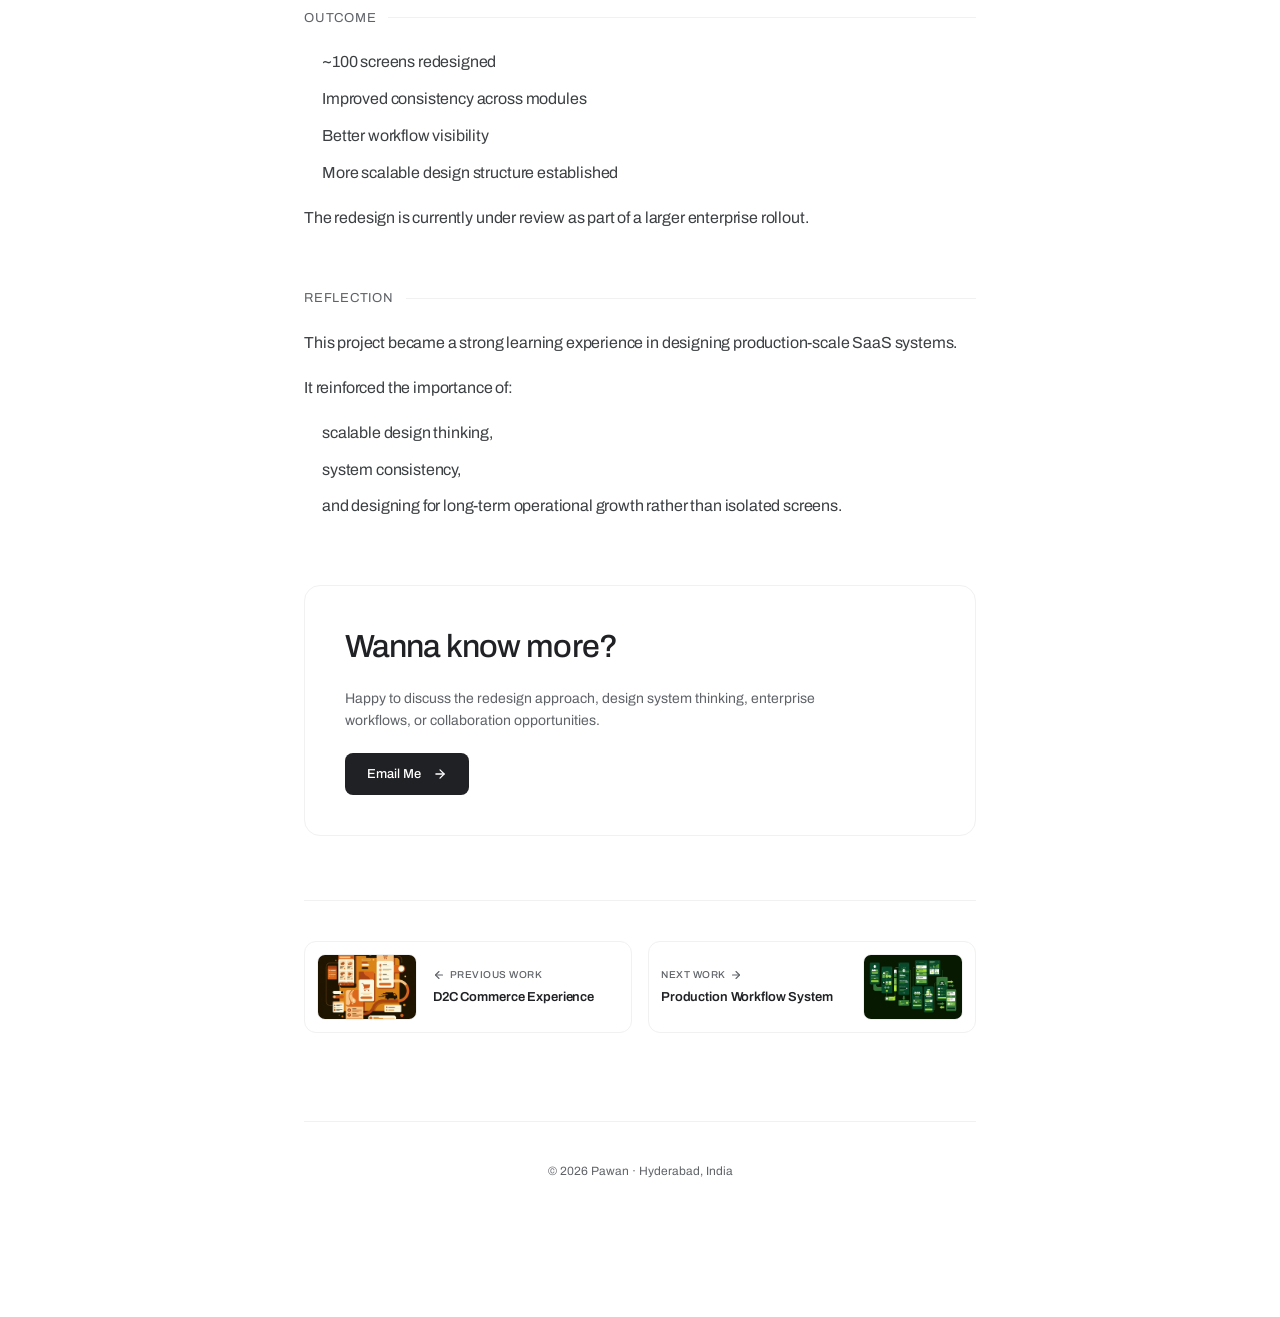
<file: retailops-case-study.html>
<!DOCTYPE html>
<html lang="en">
<head>
<link rel="preconnect" href="https://fonts.googleapis.com">
<link rel="preconnect" href="https://fonts.gstatic.com" crossorigin>
<link href="https://fonts.googleapis.com/css2?family=Archivo:ital,wght@0,100..900;1,100..900&display=swap" rel="stylesheet">
<!-- LIGHT THEME DISABLED <script>document.documentElement.setAttribute('data-theme','light');</script> -->
<meta charset="UTF-8"><meta name="viewport" content="width=device-width,initial-scale=1">
<title>Dairy &amp; RetailOps Case Study | Pawan</title>
<meta name="description" content="Case study: A ground-up UI redesign of a shipped SaaS product using Microsoft Fluent UI without removing a single feature.">
<link rel="stylesheet" href="css/retailops-case-study.css">
<link rel="stylesheet" href="css/case-study-shared.css">
</head>
<body>
<nav>
  <a class="nav-logo" href="index.html">
    <div class="nav-av">
      <img src="images/Profile image 2.jpeg" alt="Pawan" loading="eager">
    </div>
    Pawan.
  </a>
  <div class="nav-links">
    <a href="index.html#works" class="nav-link">Work</a>
    <a href="index.html#about" class="nav-link">About</a>
  </div>
  <a href="mailto:impavankumart@gmail.com" class="nav-cta">Get in touch</a>
  <button class="nav-hamburger" id="navHamburger" aria-label="Toggle menu" aria-expanded="false">
    <span></span><span></span><span></span>
  </button>
</nav>
<div class="nav-overlay" id="navOverlay" role="dialog" aria-label="Navigation menu">
  <div class="nav-ov-section">
    <div class="nav-ov-label">Navigate</div>
    <a href="index.html#works" class="nav-ov-link">Work <span class="nav-ov-arrow"><svg class="icon-arrow-up-right" viewBox="0 0 24 24" fill="none" stroke="currentColor" stroke-width="2.2" stroke-linecap="round" stroke-linejoin="round" style="width: 14px; height: 14px; display: inline-block; vertical-align: middle; transition: transform 0.2s;"><line x1="7" y1="17" x2="17" y2="7"></line><polyline points="7 7 17 7 17 17"></polyline></svg></span></a>
    <a href="index.html#about" class="nav-ov-link">About <span class="nav-ov-arrow"><svg class="icon-arrow-up-right" viewBox="0 0 24 24" fill="none" stroke="currentColor" stroke-width="2.2" stroke-linecap="round" stroke-linejoin="round" style="width: 14px; height: 14px; display: inline-block; vertical-align: middle; transition: transform 0.2s;"><line x1="7" y1="17" x2="17" y2="7"></line><polyline points="7 7 17 7 17 17"></polyline></svg></span></a>
  </div>
  <div class="nav-ov-section">
    <div class="nav-ov-label">Case Studies</div>
    <a href="indent-case-study.html" class="nav-ov-link">Field Operations <span class="nav-ov-arrow"><svg class="icon-arrow-up-right" viewBox="0 0 24 24" fill="none" stroke="currentColor" stroke-width="2.2" stroke-linecap="round" stroke-linejoin="round" style="width: 14px; height: 14px; display: inline-block; vertical-align: middle; transition: transform 0.2s;"><line x1="7" y1="17" x2="17" y2="7"></line><polyline points="7 7 17 7 17 17"></polyline></svg></span></a>
    <a href="godavaricuts-case-study.html" class="nav-ov-link">D2C Commerce <span class="nav-ov-arrow"><svg class="icon-arrow-up-right" viewBox="0 0 24 24" fill="none" stroke="currentColor" stroke-width="2.2" stroke-linecap="round" stroke-linejoin="round" style="width: 14px; height: 14px; display: inline-block; vertical-align: middle; transition: transform 0.2s;"><line x1="7" y1="17" x2="17" y2="7"></line><polyline points="7 7 17 7 17 17"></polyline></svg></span></a>
    <a href="retailops-case-study.html" class="nav-ov-link" style="color:var(--acc)">Enterprise Ops Platform <span class="nav-ov-arrow"><svg class="icon-arrow-up-right" viewBox="0 0 24 24" fill="none" stroke="currentColor" stroke-width="2.2" stroke-linecap="round" stroke-linejoin="round" style="width: 14px; height: 14px; display: inline-block; vertical-align: middle; transition: transform 0.2s;"><line x1="7" y1="17" x2="17" y2="7"></line><polyline points="7 7 17 7 17 17"></polyline></svg></span></a>
    <a href="manufacturing-case-study.html" class="nav-ov-link">Production Workflow <span class="nav-ov-arrow"><svg class="icon-arrow-up-right" viewBox="0 0 24 24" fill="none" stroke="currentColor" stroke-width="2.2" stroke-linecap="round" stroke-linejoin="round" style="width: 14px; height: 14px; display: inline-block; vertical-align: middle; transition: transform 0.2s;"><line x1="7" y1="17" x2="17" y2="7"></line><polyline points="7 7 17 7 17 17"></polyline></svg></span></a>
    <a href="gateops-case-study.html" class="nav-ov-link">Industrial Gate Ops <span class="nav-ov-arrow"><svg class="icon-arrow-up-right" viewBox="0 0 24 24" fill="none" stroke="currentColor" stroke-width="2.2" stroke-linecap="round" stroke-linejoin="round" style="width: 14px; height: 14px; display: inline-block; vertical-align: middle; transition: transform 0.2s;"><line x1="7" y1="17" x2="17" y2="7"></line><polyline points="7 7 17 7 17 17"></polyline></svg></span></a>
  </div>
  <div class="nav-ov-cta">
    <a href="mailto:impavankumart@gmail.com">Get in touch <svg class="icon-arrow-right" viewBox="0 0 24 24" fill="none" stroke="currentColor" stroke-width="2.2" stroke-linecap="round" stroke-linejoin="round" style="width: 14px; height: 14px; display: inline-block; vertical-align: middle; transition: transform 0.2s;"><line x1="5" y1="12" x2="19" y2="12"></line><polyline points="12 5 19 12 12 19"></polyline></svg></a>
  </div>
</div>
<main>
  <header class="cs-header">
<link rel="preconnect" href="https://fonts.googleapis.com">
<link rel="preconnect" href="https://fonts.gstatic.com" crossorigin>
<link href="https://fonts.googleapis.com/css2?family=Archivo:ital,wght@0,100..900;1,100..900&display=swap" rel="stylesheet">
<!-- LIGHT THEME DISABLED <script>document.documentElement.setAttribute('data-theme','light');</script> -->
    <div class="cs-tag fade-up d1">
      <span class="cs-tag-dot"></span>
      Case Study · Enterprise SaaS
    </div>
    <h1 class="cs-h1 fade-up d2">
      Enterprise Operations<br>
      <span class="dim">Platform</span>
    </h1>
    <p class="cs-sub fade-up d3">
      Redesigning a large-scale SaaS platform across field operations, approvals, and asset workflows.
    </p>
    <div class="cs-meta fade-up d3">
      <div class="cs-meta-item">
        <span class="cs-meta-lbl">Platform</span>
        <span class="cs-meta-val">Web & Mobile</span>
      </div>
      <div class="cs-meta-item">
        <span class="cs-meta-lbl">Role</span>
        <span class="cs-meta-val">UI/UX Designer</span>
      </div>
      <div class="cs-meta-item">
        <span class="cs-meta-lbl">Duration</span>
        <span class="cs-meta-val">2 Months</span>
      </div>
      <div class="cs-meta-item">
        <span class="cs-meta-lbl">Status</span>
        <span class="cs-meta-val">Under Review</span>
      </div>
    </div>
  </header>

  <!-- COVER IMAGE -->
  <div class="cs-hero-visual fade-up d3" style="margin-bottom:48px">
    <img src="images/cover-enterprise.png" alt="Enterprise Operations Platform Banner" style="width:100%;display:block;border-radius:0" loading="lazy">
  </div>

  <!-- NDA Notice -->
  <div class="nda-notice srv" style="display:flex;align-items:flex-start;gap:10px;padding:14px 16px;background:var(--bg2);border:1px solid var(--line);border-radius:8px;font-size:13px;color:var(--muted);line-height:1.6;margin-bottom:32px">
    <span style="flex-shrink:0;font-size:15px;margin-top:1px">
      <svg width="16" height="16" viewBox="0 0 24 24" fill="none" stroke="var(--acc)" stroke-width="1.5" stroke-linecap="round" stroke-linejoin="round" style="flex-shrink:0;margin-top:1px">
        <rect x="3" y="11" width="18" height="11" rx="2" ry="2"/>
        <path d="M7 11V7a5 5 0 0 1 10 0v4"/>
      </svg>
    </span>
    <span>Due to <strong style="color:var(--ink2);font-weight:700">NDA</strong> restrictions, actual product screens cannot be displayed. The content presented here is a conceptual representation of the product experience.</span>
  </div>

  <!-- TABLE OF CONTENTS -->
  <div class="cs-toc-horizontal srv">
    <div class="cs-toc-list-horizontal">
      <span class="cs-toc-link-horizontal active" data-section="overview">Overview</span>
      <span class="cs-toc-link-horizontal" data-section="problem">The Problem</span>
      <span class="cs-toc-link-horizontal" data-section="scope">Scope</span>
      <span class="cs-toc-link-horizontal" data-section="approach">Design Approach</span>
      <span class="cs-toc-link-horizontal" data-section="principles">UX Principles</span>
      <span class="cs-toc-link-horizontal" data-section="outcome">Outcome</span>
      <span class="cs-toc-link-horizontal" data-section="reflection">Reflection</span>
    </div>
  </div>

      <!-- OVERVIEW -->
      <section class="cs-section srv" id="overview">
        <div class="sec-h2">Overview</div>
        <div class="cs-body">
          <p>This project focused on redesigning a multi-module enterprise SaaS platform used for:</p>
          <ul>
            <li>field operations,</li>
            <li>approvals,</li>
            <li>asset management,</li>
            <li>collections,</li>
            <li>operational tracking,</li>
            <li>and administrative workflows.</li>
          </ul>
          <p>The product was already live across multiple enterprise clients. The challenge was improving consistency and usability without affecting existing workflows.</p>
        </div>
      </section>

      <!-- THE PROBLEM -->
      <section class="cs-section srv" id="problem">
        <div class="sec-h2">The Problem</div>
        <div class="cs-body">
          <p>The platform had expanded over time through multiple operational modules and client requirements.</p>
          <p>This resulted in:</p>
          <ul>
            <li>inconsistent layouts,</li>
            <li>repeated interaction patterns,</li>
            <li>varying UI behaviors,</li>
            <li>and higher cognitive effort for users moving between workflows.</li>
          </ul>
          <p>Operations teams were using the product daily in high-frequency environments where speed and clarity were critical.</p>
        </div>
      </section>

      <!-- SCOPE -->
      <section class="cs-section srv" id="scope">
        <div class="sec-h2">Scope</div>
        <div class="cs-body">
          <p>The redesign included:</p>
          <ul>
            <li>~100 production screens,</li>
            <li>operational workflows,</li>
            <li>approval systems,</li>
            <li>asset lifecycle flows,</li>
            <li>and responsive web experiences.</li>
          </ul>
        </div>
      </section>

      <!-- DESIGN APPROACH -->
      <section class="cs-section srv" id="approach">
        <div class="sec-h2">Design Approach</div>
        <div class="solution-grid">

          <div class="solution-card">
            <div class="solution-card-head">
              <div class="solution-icon"><svg viewBox="0 0 24 24" fill="none" stroke="currentColor" stroke-width="1.5" stroke-linecap="round" stroke-linejoin="round" width="18" height="18"><polygon points="12 2 2 7 12 12 22 7 12 2"/><polyline points="2 17 12 22 22 17"/></svg></div>
              <div class="solution-title">Design System Foundation</div>
            </div>
            <div class="solution-body">
              Used Microsoft Fluent UI to establish: consistent layouts, reusable components, scalable spacing systems, and predictable interaction behavior. This created a stronger design foundation for future scaling.
            </div>
          </div>

          <div class="solution-card">
            <div class="solution-card-head">
              <div class="solution-icon"><svg viewBox="0 0 24 24" fill="none" stroke="currentColor" stroke-width="1.5" stroke-linecap="round" stroke-linejoin="round" width="18" height="18"><path d="M17 21v-2a4 4 0 0 0-4-4H5a4 4 0 0 0-4 4v2"/><circle cx="9" cy="7" r="4"/></svg></div>
              <div class="solution-title">Workflow-Focused UX</div>
            </div>
            <div class="solution-body">
              The redesign focused on: reducing navigation effort, improving workflow continuity, simplifying repetitive tasks, and improving operational visibility. The goal was to make the product feel more connected across modules.
            </div>
          </div>

          <div class="solution-card" style="grid-column: 1 / -1">
            <div class="solution-card-head">
              <div class="solution-icon"><svg viewBox="0 0 24 24" fill="none" stroke="currentColor" stroke-width="1.5" stroke-linecap="round" stroke-linejoin="round" width="18" height="18"><rect x="3" y="3" width="18" height="18" rx="2"/><path d="M3 9h18M9 21V9"/></svg></div>
              <div class="solution-title">Simplified Enterprise Workflows</div>
            </div>
            <div class="solution-body">
              Improved: approvals, asset requests, lifecycle tracking, collections, and operational visibility through clearer layouts and more structured interactions.
            </div>
          </div>

        </div>
      </section>

      <!-- UX PRINCIPLES APPLIED -->
      <section class="cs-section srv" id="principles">
        <div class="sec-h2">UX Principles Applied</div>
        <div class="pill-list">
          <span class="pill">Design System Thinking</span>
          <span class="pill">Workflow Continuity</span>
          <span class="pill">Operational Clarity</span>
          <span class="pill">Reduce Cognitive Load</span>
          <span class="pill">Scalable UX</span>
        </div>
      </section>

      <!-- OUTCOME -->
      <section class="cs-section srv" id="outcome">
        <div class="sec-h2">Outcome</div>
        <div class="cs-body">
          <ul>
            <li>~100 screens redesigned</li>
            <li>Improved consistency across modules</li>
            <li>Better workflow visibility</li>
            <li>More scalable design structure established</li>
          </ul>
          <p style="margin-top: 16px;">The redesign is currently under review as part of a larger enterprise rollout.</p>
        </div>
      </section>

      <!-- REFLECTION -->
      <section class="cs-section srv" id="reflection">
        <div class="sec-h2">Reflection</div>
        <div class="cs-body">
          <p>This project became a strong learning experience in designing production-scale SaaS systems.</p>
          <p>It reinforced the importance of:</p>
          <ul>
            <li>scalable design thinking,</li>
            <li>system consistency,</li>
            <li>and designing for long-term operational growth rather than isolated screens.</li>
          </ul>
        </div>
      </section>
  <!-- WANNA KNOW MORE CTA -->
  <section class="cs-contact-cta srv">
    <h2 class="cta-title">Wanna know more?</h2>
    <p class="cta-desc">Happy to discuss the redesign approach, design system thinking, enterprise workflows, or collaboration opportunities.</p>
    <a href="mailto:impavankumart@gmail.com" class="cta-email-btn">Email Me <svg class="icon-arrow-right" viewBox="0 0 24 24" fill="none" stroke="currentColor" stroke-width="2.2" stroke-linecap="round" stroke-linejoin="round" style="width: 14px; height: 14px; display: inline-block; vertical-align: middle; margin-left: 4px;"><line x1="5" y1="12" x2="19" y2="12"></line><polyline points="12 5 19 12 12 19"></polyline></svg></a>
  </section>

  <!-- PAGE NAV -->
  <div class="page-nav srv">
    <!-- Previous Card: D2C -->
    <a href="godavaricuts-case-study.html" class="page-nav-card prev">
      <div class="pnc-visual">
        <img src="images/cover-d2c.png" alt="D2C Cover" loading="lazy">
      </div>
      <div class="pnc-info">
        <span class="pnc-label"><svg class="icon-arrow-left" viewBox="0 0 24 24" fill="none" stroke="currentColor" stroke-width="2.2" stroke-linecap="round" stroke-linejoin="round" style="width: 12px; height: 12px; display: inline-block; vertical-align: middle; margin-right: 2px;"><line x1="19" y1="12" x2="5" y2="12"></line><polyline points="12 19 5 12 12 5"></polyline></svg> Previous Work</span>
        <div class="pnc-title">D2C Commerce Experience</div>
      </div>
    </a>
    
    <!-- Next Card: Production Ops -->
    <a href="manufacturing-case-study.html" class="page-nav-card next">
      <div class="pnc-info">
        <span class="pnc-label">Next Work <svg class="icon-arrow-right" viewBox="0 0 24 24" fill="none" stroke="currentColor" stroke-width="2.2" stroke-linecap="round" stroke-linejoin="round" style="width: 12px; height: 12px; display: inline-block; vertical-align: middle; margin-left: 2px;"><line x1="5" y1="12" x2="19" y2="12"></line><polyline points="12 5 19 12 12 19"></polyline></svg></span>
        <div class="pnc-title">Production Workflow System</div>
      </div>
      <div class="pnc-visual">
        <img src="images/cover-production.png" alt="Production Cover" loading="lazy">
      </div>
    </a>
  </div>

  <!-- FOOTER -->
  <div class="cs-footer srv">
    <span class="cs-footer-left">&copy; 2026 Pawan &middot; Hyderabad, India</span>
  </div>
</main>
<script src="js/case-study.js" defer></script>
<script>
(function(){var s='light';document.documentElement.setAttribute('data-theme',s);})();
document.addEventListener('DOMContentLoaded',function(){
  var btn=document.getElementById('themeToggle');
  if(!btn)return;
  function syncIcon(){
    var t=document.documentElement.getAttribute('data-theme');
    btn.innerHTML=t==='light'
      ? '<svg viewBox="0 0 24 24" fill="none" stroke="currentColor" stroke-width="2" stroke-linecap="round" stroke-linejoin="round"><path d="M21 12.79A9 9 0 1 1 11.21 3 7 7 0 0 0 21 12.79z"/></svg>'
      : '<svg viewBox="0 0 24 24" fill="none" stroke="currentColor" stroke-width="2" stroke-linecap="round" stroke-linejoin="round"><circle cx="12" cy="12" r="5"/><line x1="12" y1="1" x2="12" y2="3"/><line x1="12" y1="21" x2="12" y2="23"/><line x1="4.22" y1="4.22" x2="5.64" y2="5.64"/><line x1="18.36" y1="18.36" x2="19.78" y2="19.78"/><line x1="1" y1="12" x2="3" y2="12"/><line x1="21" y1="12" x2="23" y2="12"/><line x1="4.22" y1="19.78" x2="5.64" y2="18.36"/><line x1="18.36" y1="5.64" x2="19.78" y2="4.22"/></svg>';
  }
  syncIcon();
  btn.addEventListener('click',function(){
    var cur=document.documentElement.getAttribute('data-theme');
    var next=cur==='light'?'light':'light';
    document.documentElement.setAttribute('data-theme',next);
    localStorage.setItem('theme',next);
    syncIcon();
  });
});
</script><script>
// Hamburger Menu Logic
document.addEventListener('DOMContentLoaded', function() {
  const hamburger = document.getElementById('navHamburger');
  const overlay = document.getElementById('navOverlay');
  if(hamburger && overlay) {
    hamburger.addEventListener('click', function() {
      const isOpen = overlay.classList.contains('open');
      if(isOpen) {
        overlay.classList.remove('open');
        hamburger.classList.remove('open');
        hamburger.setAttribute('aria-expanded', 'false');
        document.body.style.overflow = '';
      } else {
        overlay.classList.add('open');
        hamburger.classList.add('open');
        hamburger.setAttribute('aria-expanded', 'true');
        document.body.style.overflow = 'hidden';
      }
    });
  }
});
</script>
<script>
// Close mobile nav when a link inside is clicked
document.addEventListener('DOMContentLoaded', function() {
  var overlay = document.getElementById('navOverlay');
  var hamburger = document.getElementById('navHamburger');
  if(overlay) {
    overlay.querySelectorAll('a').forEach(function(link) {
      link.addEventListener('click', function() {
        overlay.classList.remove('open');
        if(hamburger) { hamburger.classList.remove('open'); hamburger.setAttribute('aria-expanded','false'); }
        document.body.style.overflow = '';
      });
    });
  }
});
</script></body></html>
</file>
<file: css/main.css>
*,*::before,*::after{box-sizing:border-box;margin:0;padding:0}
:root{
  --bg:#ffffff;
  --bg2:#f8f9fa;
  --bg3:#e8eaed;
  --ink:#202124;
  --ink2:#3c4043;
  --muted:#5f6368;
  --line:#f1f1f1;
  --acc:#1a73e8;
  --max:720px;
  --pad:24px;
}
/* LIGHT THEME DISABLED

/* ── TYPOGRAPHY ─────────────────────────────────────────────── */
h1, h2, h3,
.hero-h1, .sec-h1, .cs-h1,
.wc-title, .about-name,
.sec-h2, .impact-num {
  font-family: 'Archivo', sans-serif;
}
 */
/* /* Smooth theme transition */
html{transition:background .25s,color .25s}
*, *::before, *::after{transition:background-color .2s, border-color .2s, color .2s, box-shadow .2s}
html{scroll-behavior:smooth}
body{
  background:var(--bg);
  color:var(--ink);
  font-family:'Archivo', sans-serif;
  font-size: 16px;
  font-weight:400;
  line-height:1.6;
  overflow-x:hidden;
  -webkit-font-smoothing:antialiased;
}
a{color:inherit;text-decoration:none}
img{display:block;max-width:100%}

/* NAV */
nav{
  position:fixed;top:20px;left:50%;transform:translateX(-50%);
  z-index:100;
  background:rgba(250,250,250,0.85);
  border:1px solid rgba(0,0,0,0.08);
  border-radius:12px;
  backdrop-filter:blur(20px);-webkit-backdrop-filter:blur(20px);
  padding:8px 16px;
  display:flex;align-items:center;gap:8px;
  width:min(var(--max), calc(100% - 32px));
  height:50px;
}
a.nav-logo{text-decoration:none}
.nav-logo{
  display:flex;align-items:center;gap:10px;
  font-size:13px;font-weight:500;color:var(--ink);
  flex-shrink:0;
}
.nav-av{
  width:28px;height:28px;border-radius:50%;
  background:linear-gradient(135deg,#e0e0e0,#f2f2f2);
  border:1px solid var(--line);
  display:flex;align-items:center;justify-content:center;
  font-size:11px;color:var(--muted);font-weight:600;
  overflow:hidden;cursor:pointer;transition:opacity .2s;
}
.nav-av:hover{opacity:.8}
.nav-av img{width:100%;height:100%;object-fit:cover}
.nav-links{display:flex;gap:20px;margin-left:auto;padding-right:16px}
.nav-link{font-size:13px;color:var(--muted);transition:color .2s;letter-spacing:-0.01em}
.nav-link:hover,.nav-link.act,.nav-link-active{color:var(--ink)}
.nav-cta{
  font-size:13px;color:var(--bg);background:var(--ink);
  padding:6px 16px;border-radius:8px;font-weight:500;
  transition:opacity .2s;letter-spacing:-0.02em;
  white-space:nowrap;flex-shrink:0;
}
.nav-cta:hover{opacity:.85}
/* Hamburger — hidden on desktop, shown on mobile */
.nav-hamburger{
  display:none;flex-direction:column;justify-content:center;
  gap:5px;cursor:pointer;background:none;border:none;
  padding:6px 4px;flex-shrink:0;margin-left:8px;
}
.nav-hamburger span{
  display:block;width:22px;height:2px;
  background:var(--ink);border-radius:2px;
  transition:transform .25s,opacity .2s;transform-origin:center;
}
.nav-hamburger.open span:nth-child(1){transform:translateY(7px) rotate(45deg)}
.nav-hamburger.open span:nth-child(2){opacity:0;transform:scaleX(0)}
.nav-hamburger.open span:nth-child(3){transform:translateY(-7px) rotate(-45deg)}
/* Overlay */
.nav-overlay{
  position:fixed;inset:0;z-index:98;
  background:rgba(250,250,250,0.97);
  backdrop-filter:blur(20px);-webkit-backdrop-filter:blur(20px);
  display:flex;flex-direction:column;
  padding:80px 28px 48px;
  opacity:0;pointer-events:none;
  transition:opacity .28s cubic-bezier(.4,0,.2,1);
  overflow-y:auto;
}
.nav-overlay.open{opacity:1;pointer-events:all}
.nav-ov-section{margin-bottom:24px}
.nav-ov-label{
  font-size:10px;color:var(--muted);letter-spacing:.1em;
  text-transform:uppercase;margin-bottom:10px;
  padding-bottom:8px;border-bottom:1px solid var(--line);
}
.nav-ov-link{
  display:flex;align-items:center;justify-content:space-between;
  padding:13px 0;border-bottom:1px solid var(--line);
  font-size:19px;font-weight:500;color:var(--ink);
  letter-spacing:-.03em;text-decoration:none;transition:color .15s;
}
.nav-ov-link:hover,.nav-ov-link:active{color:var(--acc)}
.nav-ov-arrow{font-size:13px;color:var(--muted);transition:transform .2s,color .2s;flex-shrink:0}
.nav-ov-link:hover .nav-ov-arrow,.nav-ov-link:active .nav-ov-arrow{transform:translateX(3px);color:var(--acc)}
.nav-ov-cta{margin-top:auto;padding-top:24px}
.nav-ov-cta a{
  display:inline-flex;align-items:center;
  background:var(--ink);color:var(--bg);
  padding:12px 24px;border-radius:8px;
  font-size:14px;font-weight:500;letter-spacing:-.02em;
  transition:opacity .2s;
}
.nav-ov-cta a:hover{opacity:.85}
/* stays pinned left */
  flex-shrink:0;
}
.nav-av{
  width:28px;height:28px;border-radius:50%;
  background:linear-gradient(135deg,#e0e0e0,#f2f2f2);
  border:1px solid var(--line);
  display:flex;align-items:center;justify-content:center;
  font-size:11px;color:var(--muted);font-weight:600;
  overflow:hidden;
  cursor:pointer;
  transition:opacity .2s;
}
.nav-av:hover{opacity:.8}
.nav-av img{width:100%;height:100%;object-fit:cover}
/* push nav-links and CTA to the right */
.nav-links{display:flex;gap:20px;margin-left:auto;padding-right:16px}
.nav-link{font-size:13px;color:var(--muted);transition:color .2s;letter-spacing:-0.01em}
.nav-link:hover,.nav-link.act{color:var(--ink)}
.nav-cta{
  font-size:13px;color:var(--bg);background:var(--ink);
  padding:6px 16px;border-radius:8px;font-weight:500;
  transition:opacity .2s;letter-spacing:-0.02em;
  white-space:nowrap;
  flex-shrink:0;
}
.nav-cta:hover{opacity:.85}

/* MAIN WRAP */
main{
  max-width:var(--max);
  margin:0 auto;
  padding:0 var(--pad);
  padding-top:96px;
}

/* HERO */
.hero{
  padding:80px 0 64px;
  display:flex;flex-direction:column;
  gap:20px;
}
.hero-status{
  display:inline-flex;align-items:center;gap:8px;
  background:var(--bg2);border:1px solid var(--line);
  border-radius:8px;padding:6px 14px;
  font-size:12px;color:var(--muted);letter-spacing:-0.01em;
  width:fit-content;
}
.hero-dot{
  width:6px;height:6px;border-radius:50%;
  background:#4ade80;
  box-shadow:0 0 6px #4ade80;
  animation:pulse 2s ease-in-out infinite;
}
@keyframes pulse{0%,100%{opacity:1}50%{opacity:.4}}
.hero-h1{
  font-size:clamp(32px,6vw,52px);
  font-weight:450;
  letter-spacing:-0.04em;
  line-height:1.1;
  color:var(--ink);
}
.hero-h1 .dim{color:var(--muted)}
.hero-desc{
  font-size: 16px;color:var(--ink2);
  max-width:520px;line-height:1.7;
  letter-spacing:-0.01em;
}
.hero-actions{
  display:flex;gap:12px;align-items:center;
  padding-top:8px;
}
.btn-primary{
  display:inline-flex;align-items:center;gap:8px;
  background:var(--ink);color:var(--bg);
  padding:10px 20px;border-radius:8px;
  font-size:13px;font-weight:500;letter-spacing:-0.02em;
  transition:opacity .2s;
}
.btn-primary:hover{opacity:.85}
.btn-ghost{
  display:inline-flex;align-items:center;gap:6px;
  color:var(--muted);font-size:13px;letter-spacing:-0.01em;
  transition:color .2s;
}
.btn-ghost:hover{color:var(--ink)}

/* STATS */
.stats{
  display:flex;gap:32px;
  padding:24px 0;
  border-top:1px solid var(--line);
  border-bottom:1px solid var(--line);
  margin-bottom:64px;
}
.stat-item{display:flex;flex-direction:column;gap:4px}
.stat-val{
  font-size:22px;font-weight:600;letter-spacing:-0.03em;color:var(--ink);
}
.stat-lbl{font-size:12px;color:var(--muted);letter-spacing:-0.01em}

/* SECTION LABEL */
.sec-label{
  font-size:12px;color:var(--muted);
  letter-spacing:0.06em;text-transform:uppercase;
  margin-bottom:32px;
  display:flex;align-items:center;gap:12px;
}
.sec-label::after{
  content:'';flex:1;height:1px;background:var(--line);
}

/* ── HORIZONTAL WORKS GRID ── */
.works-grid{display:flex;flex-direction:column;gap:12px;margin-bottom:64px}
.work-card{
  display:grid;grid-template-columns:1.2fr 0.8fr;gap:28px;align-items:center;
  background:transparent;border:none;border-bottom:1px solid var(--line);
  padding:32px 0;text-decoration:none;transition:transform .2s;cursor:pointer;
}
.work-card:last-child{border-bottom:none}
.work-card:hover{transform:translateY(-2px)}
.work-card-odd{direction:rtl}
.work-card-odd > *{direction:ltr}

/* ── INFO block ── */
.wc-info{padding:0;display:flex;flex-direction:column;gap:6px;text-align:left}
.wc-badge{
  font-size:11px;font-weight:600;letter-spacing:0.06em;
  text-transform:uppercase;color:var(--muted);
  margin-bottom:4px;
}
.wc-badge.wip-text{color:var(--acc)}
.wc-badge.test-text{color:#f59e0b}
.wc-title{
  font-size:22px;font-weight:550;
  color:var(--ink);letter-spacing:-0.03em;
  line-height:1.3;
}
.wc-desc{
  font-size:15px;color:var(--ink2);
  letter-spacing:-0.01em;line-height:1.6;
  margin-top:4px;
}

/* ── VISUAL block ── */
.wc-visual{
  overflow:hidden;border-radius:10px;border:1px solid var(--line);
  aspect-ratio:3/2;position:relative;width:100%;
}
.wc-img{
  width:100%;height:100%;object-fit:cover;display:block;position:absolute;inset:0;
  transition:transform 0.4s ease;
}
.work-card:hover .wc-img{transform:scale(1.03)}

/* ── IN-PROGRESS placeholder ── */
.wc-progress{
  width:100%;height:100%;
  display:flex;flex-direction:column;
  align-items:center;justify-content:center;
  gap:12px;padding:24px;
}
.wc-progress-icon{
  width:56px;height:56px;
  background:rgba(255,77,0,0.08);
  border:1px solid rgba(255,77,0,0.2);
  border-radius:12px;
  display:flex;align-items:center;justify-content:center;
}
.wc-progress-icon svg{width:26px;height:26px;color:var(--acc);stroke:currentColor}
.wc-progress-label{
  font-size:11px;color:var(--muted);
  letter-spacing:0.06em;text-transform:uppercase;
  text-align:center;
}

/* ABOUT */
.about-block{
  padding:64px 0;
  border-top:1px solid var(--line);
  display:flex;flex-direction:column;gap:24px;
  margin-bottom:64px;
}
.about-text{
  font-size:17px;color:var(--ink);
  line-height:1.75;letter-spacing:-0.02em;
}
.about-text .hl{color:var(--ink2)}
.about-text .dim{color:#555555}
.about-text .hl{color:var(--ink2);font-weight:500}

/* ABOUT LAYOUT: image left, text right */
.about-layout{
  display:grid;
  grid-template-columns:260px 1fr;
  gap:40px;
  align-items:start;
}
.about-img-col{
  position:sticky;
  top:100px;
}
.about-img-frame{
  position:relative;
  border-radius:16px;
  overflow:hidden;
  border:1px solid var(--line);
  aspect-ratio:3/4;
  background: transparent;
}
.about-img-frame img{
  width:100%;height:100%;
  object-fit:cover;
  object-position:top center;
  display:block;
}
/* Subtle gradient at bottom of photo */
.about-img-frame::after{
  content:'';
  position:absolute;inset:0;
  background:linear-gradient(to bottom, transparent 50%, rgba(14,14,14,0.55) 100%);
  pointer-events:none;
}
.about-img-name{
  position:absolute;
  bottom:14px;left:14px;
  z-index:1;
  font-size:13px;font-weight:500;color:#fff;
  letter-spacing:-0.02em;
  text-shadow:0 1px 6px rgba(0,0,0,0.4);
}
.about-img-tag{
  display:inline-flex;align-items:center;
  font-size:10px;color:rgba(255,255,255,0.7);
  letter-spacing:0.04em;
  margin-top:2px;
  display:block;
}
.about-text-col{
  display:flex;flex-direction:column;gap:0;
}

/* "I enjoy designing" list */
.about-interest-block{
  margin-top:20px;
  background:var(--bg2);
  border:1px solid var(--line);
  border-radius:12px;
  padding:20px 24px;
}
.about-interest-label{
  font-size:11px;color:var(--muted);
  letter-spacing:0.06em;text-transform:uppercase;
  margin-bottom:12px;
}
.about-interest-list{
  list-style:none;
  display:flex;flex-direction:column;gap:8px;
}
.about-interest-list li{
  font-size:14px;color:var(--ink2);
  letter-spacing:-0.01em;
  padding-left:18px;position:relative;
}
.about-interest-list li::before{
  content:'→';position:absolute;left:0;
  color:var(--acc);font-size:11px;top:2px;
}

/* Approach pillars */
.about-pillars{
  margin-top:20px;
  display:flex;flex-direction:column;gap:8px;
}
.about-pillar{
  display:flex;align-items:center;gap:12px;
  font-size:14px;color:var(--muted);
  letter-spacing:-0.01em;
  padding:10px 14px;
  background:var(--bg2);border:1px solid var(--line);
  border-radius:8px;
}
.about-pillar-dot{
  width:6px;height:6px;border-radius:50%;
  background:var(--acc);flex-shrink:0;
}
.about-text .dim{color:var(--muted)}
.skills-grid{
  display:flex;flex-direction:column;gap:12px;
  margin-top:16px;
}
.skill-row{
  display:flex;align-items:flex-start;gap:16px;
  padding:16px;background:var(--bg2);border:1px solid var(--line);
  border-radius:10px;
}
.skill-num{
  font-size:11px;color:var(--muted);letter-spacing:0.04em;
  min-width:24px;margin-top:2px;
}
.skill-body{}
.skill-title{
  font-size:14px;font-weight:500;color:var(--ink);letter-spacing:-0.02em;
  margin-bottom:4px;
}
.skill-desc{font-size:13px;color:var(--ink2);line-height:1.6;letter-spacing:-0.01em}
.skill-tags{display:flex;gap:6px;flex-wrap:wrap;margin-top:8px}
.skill-tag{
  font-size:11px;color:var(--muted);
  background: transparent;border:1px solid rgba(255,255,255,0.06);
  border-radius:8px;padding:3px 10px;
}

/* APPROACH / FAQ */
.faq-block{padding:0 0 64px;border-top:1px solid var(--line);padding-top:64px;margin-bottom:64px}
.faq-item{border-bottom:1px solid var(--line)}
.faq-q{
  display:flex;align-items:center;justify-content:space-between;
  padding:18px 0;cursor:pointer;gap:16px;
}
.faq-q-txt{font-size: 16px;font-weight:450;color:var(--ink2);letter-spacing:-0.02em}
.faq-icon{
  width:24px;height:24px;border-radius:50%;border:1px solid var(--line);
  display:flex;align-items:center;justify-content:center;
  font-size:14px;color:var(--muted);flex-shrink:0;
  transition:transform .3s,background .2s,border-color .2s;
}
.faq-item.open .faq-icon{transform:rotate(45deg);background:var(--bg3)}
.faq-body{
  max-height:0;overflow:hidden;
  transition:max-height .35s cubic-bezier(.77,0,.18,1);
}
.faq-item.open .faq-body{max-height:200px}
.faq-body p{font-size:14px;color:var(--ink2);line-height:1.7;padding-bottom:20px;letter-spacing:-0.01em}

/* CONTACT CTA */
.cta-block{
  background:var(--bg2);border:1px solid var(--line);
  border-radius:16px;padding:40px;
  display:flex;flex-direction:column;gap:20px;
  margin-bottom:64px;
}
.cta-h{
  font-size:22px;font-weight:500;letter-spacing:-0.03em;color:var(--ink);
  line-height:1.3;
}
.cta-h .dim{color:var(--muted)}
.cta-actions{display:flex;gap:10px;flex-wrap:wrap}
.cta-btn-primary{
  display:inline-flex;align-items:center;gap:8px;
  background:var(--ink);color:var(--bg);
  padding:11px 22px;border-radius:8px;
  font-size:13px;font-weight:500;font-family:inherit;
  transition:opacity .2s;letter-spacing:-0.02em;
  text-decoration:none;white-space:nowrap;
}
.cta-btn-primary:hover{opacity:.85}
.cta-btn-ghost{
  display:inline-flex;align-items:center;gap:8px;
  background:transparent;color:var(--muted);
  border:1px solid var(--line);
  padding:11px 20px;border-radius:8px;
  font-size:13px;font-weight:400;font-family:inherit;
  transition:border-color .2s,color .2s;letter-spacing:-0.01em;
  text-decoration:none;white-space:nowrap;
}
.cta-btn-ghost:hover{border-color:rgba(0,0,0,0.15);color:var(--ink)}

/* FOOTER */
footer{
  border-top:1px solid var(--line);
  padding:32px 0 48px;
  display:flex;align-items:center;justify-content:space-between;
  flex-wrap:wrap;gap:16px;
}
.foot-left{font-size:12px;color:var(--muted);letter-spacing:-0.01em}
.foot-links{display:flex;gap:20px}
.foot-link{font-size:12px;color:var(--muted);transition:color .2s}
.foot-link:hover{color:var(--ink)}

/* ANIMATIONS */
@keyframes fadeUp{from{opacity:0;transform:translateY(16px)}to{opacity:1;transform:translateY(0)}}
.fade-up{animation:fadeUp .65s cubic-bezier(.4,0,.2,1) forwards;opacity:0}
.d1{animation-delay:.05s}.d2{animation-delay:.12s}.d3{animation-delay:.2s}
.d4{animation-delay:.28s}.d5{animation-delay:.36s}

/* SCROLL REVEAL */
.srv{opacity:0;transform:translateY(18px);transition:opacity .6s cubic-bezier(.4,0,.2,1),transform .6s cubic-bezier(.4,0,.2,1)}
.srv.vis{opacity:1;transform:none}

/* ══════════════════════════════
   RESPONSIVE — Tablet ≤ 900px
══════════════════════════════ */
@media(max-width:900px){
  :root{--max:100%;--pad:20px}
  nav{top:16px;padding:7px 14px;width:calc(100% - 32px)}
  main{padding-top:90px}
  .work-card {
    grid-template-columns: 1fr;
    gap: 16px;
    padding: 24px 0;
  }
  .work-card-odd {
    direction: ltr;
  }
  .stats{gap:24px}
  .about-text{font-size:16px}
}

/* ══════════════════════════════
   RESPONSIVE — Tablet ≤ 768px
══════════════════════════════ */
@media(max-width:768px){
  :root{--pad:18px}
  nav{padding:8px 14px;width:calc(100% - 32px)}
  .nav-links{display:none}
  .nav-cta{padding:6px 14px;font-size:12px}
  main{padding-top:84px}
  .hero{padding:48px 0 40px;gap:16px}
  .hero-h1{font-size:clamp(28px,6vw,42px)}
  .hero-desc{font-size:14px}
  .stats{gap:16px;flex-wrap:wrap}
  .stat-item{min-width:calc(50% - 8px)}
  .work-card {
    grid-template-columns: 1fr;
    gap: 16px;
    padding: 20px 0;
  }
  .work-card-odd {
    direction: ltr;
  }
  .wc-title{font-size:14px}
  .work-card.featured .wc-title{font-size:15px}
  .wc-desc{font-size:12px}
  .wc-info{padding:14px 16px 16px}
  .about-block{padding:48px 0}
  .about-text{font-size:15px}
  .cta-block{padding:28px}
  .cta-h{font-size:19px}
  .cta-form{flex-direction:column}
  .cta-input{min-width:unset;width:100%}
  .cta-btn{width:100%;text-align:center;padding:12px}
  footer{flex-direction:column;gap:12px;align-items:flex-start}
  /* Luffy stays but smaller */
  .luffy-img{width:100px;height:100px;top:-6px;left:-6px}
}

/* ══════════════════════════════
   RESPONSIVE — Mobile ≤ 480px
══════════════════════════════ */
@media(max-width:480px){
  :root{--pad:16px}

  /* Nav — pill shrunk to essentials */
  nav{
    top:10px;
    padding:6px 12px;
    border-radius:10px;
    height:42px;
    width:calc(100% - 24px);
  }
  a.nav-logo{text-decoration:none}
.nav-logo{font-size:12px}
  .nav-av{width:24px;height:24px;font-size:10px}
  .nav-links{display:none}
  .nav-cta{font-size:11px;padding:5px 10px;letter-spacing:-0.01em}

  /* Main */
  main{padding-top:80px;padding-bottom:48px}

  /* Hero */
  .hero{padding:36px 0 32px;gap:14px;overflow:visible}
  .hero-status{font-size:11px;padding:5px 12px}
  .hero-h1{
    font-size:clamp(26px,8.5vw,36px);
    letter-spacing:-0.035em;
    line-height:1.12;
  }
  .hero-desc{font-size:13px;line-height:1.65}
  .hero-actions{flex-direction:row;flex-wrap:wrap;gap:10px}
  .btn-primary,.btn-ghost{font-size:13px}

  /* Luffy — hide on very small screens to avoid overlap */
  .luffy-img{display:none}

  /* Stats — 2×2 grid */
  .stats{
    display:grid;
    grid-template-columns:1fr 1fr;
    gap:1px;
    border:1px solid var(--line);
    border-radius:12px;
    overflow:hidden;
    padding:0;
    margin-bottom:48px;
  }
  .stat-item{
    padding:16px;
    background:var(--bg2);
    min-width:unset;
  }
  .stat-val{font-size:18px}

  /* Section label */
  .sec-label{font-size:11px;margin-bottom:20px}

  /* Works — single column */
  .works-grid{
    grid-template-columns:1fr;
    gap:10px;
    margin-bottom:48px;
  }
  .work-card.featured{grid-column:1}
  .wc-visual{overflow:hidden;border-radius:0;position:relative;aspect-ratio:3/2}
  .work-card.featured .wc-visual{overflow:hidden;border-radius:0;position:relative;aspect-ratio:3/2}
  .wc-badge{font-size:10px;padding:3px 8px}
  .wc-title{font-size:15px}
  .work-card.featured .wc-title{font-size:15px}
  .wc-desc{font-size:12px;line-height:1.5}
  .wc-info{padding:14px 16px 16px;gap:4px}

  /* About */
  .about-block{padding:40px 0;gap:16px}
  .about-text{font-size:14px;line-height:1.7}
  .about-layout{grid-template-columns:1fr;gap:24px}
  .about-img-col{position:static}
  .about-img-frame{aspect-ratio:1/1;max-height:280px;border-radius:12px}
  .about-img-frame img{object-position:center top}
  .skill-row{padding:14px}
  .skill-title{font-size:13px}
  .skill-desc{font-size:12px}

  /* FAQ */
  .faq-block{padding-top:40px;padding-bottom:40px}
  .faq-q-txt{font-size:14px}

  /* CTA */
  .cta-block{padding:20px;gap:16px;border-radius:12px}
  .cta-h{font-size:18px}
  .cta-form{flex-direction:column;gap:8px}
  .cta-input,.cta-btn{width:100%}
  .cta-btn{padding:12px;font-size:13px}

  /* Footer */
  footer{
    padding:24px 0 36px;
    flex-direction:column;
    align-items:flex-start;
    gap:16px;
  }
  .foot-links{gap:16px;flex-wrap:wrap}
  .foot-left,.foot-link{font-size:11px}
}

/* ── LUFFY ── */
@keyframes luffyIn{
  0%  {opacity:0; transform:translateY(30px) scale(0.85) rotate(-6deg);}
  60% {opacity:1; transform:translateY(-6px) scale(1.04) rotate(2deg);}
  80% {transform:translateY(3px) scale(0.99) rotate(-1deg);}
  100%{opacity:1; transform:translateY(0) scale(1) rotate(0deg);}
}
@keyframes luffyOut{
  0%  {opacity:1; transform:translateY(0) scale(1) rotate(0deg);}
  100%{opacity:0; transform:translateY(28px) scale(0.85) rotate(5deg);}
}
@keyframes luffyFloat{
  0%,100%{transform:translateY(0) rotate(0deg)}
  50%    {transform:translateY(-5px) rotate(1deg)}
}
.luffy-img{
  position:absolute;
  /* sits to the left of the h1 text */
  top:-10px;
  left:-10px;
  width:130px;
  height:130px;
  object-fit:cover;
  border-radius:20px;
  box-shadow:0 10px 32px rgba(0,0,0,0.5), 0 2px 6px rgba(0,0,0,0.25);
  z-index:10;
  opacity:0;
  pointer-events:none;
  transform:translateY(28px) scale(0.85) rotate(5deg);
  transition:none;
}
.luffy-img.luffy-in{
  animation:luffyIn .55s cubic-bezier(.34,1.56,.64,1) forwards,
            luffyFloat 3s ease-in-out 0.65s infinite;
}
.luffy-img.luffy-out{
  animation:luffyOut .35s cubic-bezier(.4,0,.2,1) forwards;
}
/* Pirate cursor on h1 hover */
#hero-name{cursor:default}
#hero-name:hover{cursor:url("data:image/svg+xml,<svg xmlns='http://www.w3.org/2000/svg' width='32' height='32'><text y='26' font-size='26'>🏴‍☠️</text></svg>") 16 16, auto}

/* ── THEME OVERRIDES (light) ── */
/* Nav frosted glass */
/* Work card gradient overlay — matches light bg */
/* Work card accent tints — light palette */
/* Hero status dot stays green */
/* Theme toggle button */
.theme-toggle{
  display:flex;align-items:center;justify-content:center;
  width:32px;height:32px;
  background:var(--bg2);
  border:1px solid var(--line);
  border-radius:8px;
  cursor:pointer;
  color:var(--muted);
  flex-shrink:0;
  transition:background .2s, border-color .2s, color .2s;
  padding:0;
}
.theme-toggle:hover{background: transparent;color:var(--ink)}
.theme-toggle svg{width:15px;height:15px;display:block}
 */
/* ── MOBILE NAV / HAMBURGER ── */
.nav-hamburger{display:none;flex-direction:column;justify-content:center;gap:5px;cursor:pointer;background:none;border:none;padding:6px 4px;flex-shrink:0;margin-left:8px}
.nav-hamburger span{display:block;width:22px;height:2px;background:var(--ink);border-radius:2px;transition:transform .25s,opacity .2s;transform-origin:center}
.nav-hamburger.open span:nth-child(1){transform:translateY(7px) rotate(45deg)}
.nav-hamburger.open span:nth-child(2){opacity:0;transform:scaleX(0)}
.nav-hamburger.open span:nth-child(3){transform:translateY(-7px) rotate(-45deg)}
/* Overlay backdrop */
.nav-overlay{position:fixed;inset:0;z-index:98;background:rgba(250,250,250,0.97);backdrop-filter:blur(20px);-webkit-backdrop-filter:blur(20px);display:flex;flex-direction:column;padding:80px 28px 48px;opacity:0;pointer-events:none;transition:opacity .28s cubic-bezier(.4,0,.2,1);overflow-y:auto}
.nav-overlay.open{opacity:1;pointer-events:all}
.nav-ov-section{margin-bottom:24px}
.nav-ov-label{font-size:10px;color:var(--muted);letter-spacing:.1em;text-transform:uppercase;margin-bottom:10px;padding-bottom:8px;border-bottom:1px solid var(--line)}
.nav-ov-link{display:flex;align-items:center;justify-content:space-between;padding:13px 0;border-bottom:1px solid var(--line);font-size:19px;font-weight:500;color:var(--ink);letter-spacing:-.03em;text-decoration:none;transition:color .15s}
.nav-ov-link:hover,.nav-ov-link:active{color:var(--acc)}
.nav-ov-arrow{font-size:13px;color:var(--muted);transition:transform .2s,color .2s;flex-shrink:0}
.nav-ov-link:hover .nav-ov-arrow,.nav-ov-link:active .nav-ov-arrow{transform:translateX(3px);color:var(--acc)}
.nav-ov-cta{margin-top:auto;padding-top:24px}
.nav-ov-cta a{display:inline-flex;align-items:center;background:var(--ink);color:var(--bg);padding:12px 24px;border-radius:8px;font-size:14px;font-weight:500;letter-spacing:-.02em;transition:opacity .2s}
.nav-ov-cta a:hover{opacity:.85}
/* ── MOBILE ──────────────────────────────────────────────────── */
@media(max-width:680px){
  nav{top:12px!important;padding:6px 12px!important;height:44px!important;width:calc(100% - 24px)!important}
  .nav-links{display:none!important}
  .nav-cta{display:none!important}
  .nav-hamburger{display:flex!important}
  main{padding-top:76px!important}
  .hero-block{padding:32px 0 24px}
  .work-card{grid-template-columns:1fr!important;gap:12px!important;padding:20px 0!important}
  .work-card-odd{direction:ltr!important}
  .about-inner{grid-template-columns:1fr!important;gap:28px}
  .about-img-wrap{max-width:180px;margin:0 auto}
  .faq-item{padding:14px 0}
  .footer-inner,.foot-inner{flex-direction:column;gap:12px;text-align:center}
  .foot-links{flex-wrap:wrap;justify-content:center;gap:12px}
}
@media(max-width:400px){
  .sec-h1{font-size:1.85rem!important}
}

/* ── PREMIUM SVG ICON ARROW ANIMATIONS ── */
.icon-arrow-up-right, .icon-arrow-right, .icon-arrow-left, .icon-arrow-down {
  transition: transform 0.2s cubic-bezier(0.16, 1, 0.3, 1);
  flex-shrink: 0;
}
a:hover .icon-arrow-up-right {
  transform: translate(2px, -2px);
}
a:hover .icon-arrow-right {
  transform: translateX(3px);
}
a:hover .icon-arrow-left {
  transform: translateX(-3px);
}
a:hover .icon-arrow-down {
  transform: translateY(3px);
}

/* ── CURSOR-TRACKING HOVER TEXT SPOTLIGHT ── */
p, li, .hero-desc, .about-desc, .sec-h1, .sec-h2, .cs-h1 {
  position: relative;
  z-index: 1;
}
p::before, li::before, .hero-desc::before, .about-desc::before, .sec-h1::before, .sec-h2::before, .cs-h1::before {
  content: '';
  position: absolute;
  inset: -2px -6px;
  border-radius: 4px;
  background-image: radial-gradient(
    circle 120px at var(--mouse-x, -999px) var(--mouse-y, -999px),
    rgba(37, 99, 235, 0.12) 0%,
    rgba(37, 99, 235, 0.02) 60%,
    transparent 100%
  );
  background-repeat: no-repeat;
  background-size: 100% 100%;
  opacity: 0;
  transition: opacity 0.3s ease;
  z-index: -1;
  pointer-events: none;
}
p:hover::before, li:hover::before, .hero-desc:hover::before, .about-desc:hover::before, .sec-h1:hover::before, .sec-h2:hover::before, .cs-h1:hover::before {
  opacity: 1;
}
</file>
<file: css/godavaricuts-case-study.css>
body{background:var(--bg);color:var(--ink);font-family:'Archivo', sans-serif;}
/* NAV */
nav{
  position:fixed;top:20px;left:50%;transform:translateX(-50%);
  z-index:100;
  background:rgba(250,250,250,0.85);
  border:1px solid rgba(0,0,0,0.08);
  border-radius:12px;
  backdrop-filter:blur(20px);-webkit-backdrop-filter:blur(20px);
  padding:8px 16px;
  display:flex;align-items:center;gap:8px;
  width:min(var(--max), calc(100% - 32px));
  height:50px;
}
a.nav-logo{text-decoration:none}
.nav-logo{display:flex;align-items:center;gap:10px;font-size:13px;font-weight:500;color:var(--ink);flex-shrink:0;}
.nav-av{width:28px;height:28px;border-radius:50%;background:linear-gradient(135deg,#e0e0e0,#f2f2f2);border:1px solid var(--line);display:flex;align-items:center;justify-content:center;font-size:11px;color:var(--muted);font-weight:600;overflow:hidden;cursor:pointer;transition:opacity .2s;}
.nav-av:hover{opacity:.8}
.nav-av img{width:100%;height:100%;object-fit:cover}
.nav-links{display:flex;gap:20px;margin-left:auto;padding-right:16px}
.nav-link{font-size:13px;color:var(--muted);transition:color .2s;letter-spacing:-0.01em}
.nav-link:hover,.nav-link-active{color:var(--ink)}
.nav-cta{font-size:13px;color:var(--bg);background:var(--ink);padding:6px 16px;border-radius:8px;font-weight:500;transition:opacity .2s;letter-spacing:-0.02em;white-space:nowrap;flex-shrink:0;}
.nav-cta:hover{opacity:.85}
.nav-hamburger{display:none;flex-direction:column;justify-content:center;gap:5px;cursor:pointer;background:none;border:none;padding:6px 4px;flex-shrink:0;margin-left:8px;}
.nav-hamburger span{display:block;width:22px;height:2px;background:var(--ink);border-radius:2px;transition:transform .25s,opacity .2s;transform-origin:center;}
.nav-hamburger.open span:nth-child(1){transform:translateY(7px) rotate(45deg)}
.nav-hamburger.open span:nth-child(2){opacity:0;transform:scaleX(0)}
.nav-hamburger.open span:nth-child(3){transform:translateY(-7px) rotate(-45deg)}
.nav-overlay{position:fixed;inset:0;z-index:98;background:rgba(250,250,250,0.97);backdrop-filter:blur(20px);-webkit-backdrop-filter:blur(20px);display:flex;flex-direction:column;padding:80px 28px 48px;opacity:0;pointer-events:none;transition:opacity .28s cubic-bezier(.4,0,.2,1);overflow-y:auto;}
.nav-overlay.open{opacity:1;pointer-events:all}
.nav-ov-section{margin-bottom:24px}
.nav-ov-label{font-size:10px;color:var(--muted);letter-spacing:.1em;text-transform:uppercase;margin-bottom:10px;padding-bottom:8px;border-bottom:1px solid var(--line);}
.nav-ov-link{display:flex;align-items:center;justify-content:space-between;padding:13px 0;border-bottom:1px solid var(--line);font-size:19px;font-weight:500;color:var(--ink);letter-spacing:-.03em;text-decoration:none;transition:color .15s;}
.nav-ov-link:hover,.nav-ov-link:active{color:var(--acc)}
.nav-ov-arrow{font-size:13px;color:var(--muted);transition:transform .2s,color .2s;flex-shrink:0}
.nav-ov-link:hover .nav-ov-arrow,.nav-ov-link:active .nav-ov-arrow{transform:translateX(3px);color:var(--acc)}
.nav-ov-cta{margin-top:auto;padding-top:24px}
.nav-ov-cta a{display:inline-flex;align-items:center;background:var(--ink);color:var(--bg);padding:12px 24px;border-radius:8px;font-size:14px;font-weight:500;letter-spacing:-.02em;transition:opacity .2s;}
.nav-ov-cta a:hover{opacity:.85}
/* MAIN WRAP */
main{max-width:var(--max);margin:0 auto;padding:0 var(--pad);padding-top:96px;padding-bottom:96px;}
/* RESPONSIVE */
@media(max-width:900px){nav{top:16px;padding:7px 14px;width:calc(100% - 32px)}}
@media(max-width:680px){
  nav{top:12px!important;padding:6px 12px!important;height:44px!important;width:calc(100% - 24px)!important}
  .nav-links{display:none!important}
  .nav-cta{display:none!important}
  .nav-hamburger{display:flex!important}
  main{padding-top:76px!important}
}
@media(max-width:480px){
  nav{top:10px!important;padding:5px 10px!important;height:40px!important;width:calc(100% - 20px)!important}
  main{padding-top:68px!important}
}
</file>
<file: css/case-study-shared.css>
/* ── CSS VARIABLES (mirrors main.css — loaded here for standalone case study pages) ── */
:root {
  --bg: #ffffff;
  --bg2: #f8f9fa;
  --bg3: #e8eaed;
  --ink: #202124;
  --ink2: #3c4043;
  --muted: #5f6368;
  --line: #f1f1f1;
  --acc: #1a73e8;
  --max: 720px;
  --pad: 24px;
}
*, *::before, *::after { box-sizing: border-box; margin: 0; padding: 0; }
/* ══════════════════════════════════════════════════════════════
   CASE STUDY SHARED CSS
   Shared by all 6 case study pages. Contains base resets,
   typography, and all shared case study layout components.
══════════════════════════════════════════════════════════════ */

/* BASE RESET */
html { scroll-behavior: smooth; }
body {
  background: var(--bg);
  color: var(--ink);
  font-family: 'Archivo', sans-serif;
  font-size: 16px;
  font-weight: 400;
  line-height: 1.6;
  overflow-x: hidden;
  -webkit-font-smoothing: antialiased;
}
a { color: inherit; text-decoration: none; }
img { display: block; max-width: 100%; }

/* ── CASE STUDY HEADER ───────────────────────────────────────── */
.cs-header {
  padding: 80px 0 48px;
  display: flex;
  flex-direction: column;
  gap: 20px;
}
.cs-tag {
  display: inline-flex;
  align-items: center;
  gap: 8px;
  background: transparent;
  border: 1px solid var(--line);
  border-radius: 8px;
  padding: 6px 14px;
  font-size: 12px;
  color: var(--muted);
  width: fit-content;
}
.cs-tag-dot {
  width: 6px; height: 6px;
  border-radius: 50%;
  background: var(--acc);
}
.cs-h1 {
  font-size: clamp(28px, 5vw, 44px);
  font-weight: 500;
  letter-spacing: -0.04em;
  line-height: 1.1;
  color: var(--ink);
}
.cs-h1 .dim { color: var(--muted); }
.cs-sub {
  font-size: 16px;
  color: var(--ink2);
  line-height: 1.7;
  letter-spacing: -0.01em;
  max-width: 560px;
}
.cs-meta {
  display: flex;
  gap: 24px;
  flex-wrap: wrap;
  padding: 24px 0;
  border-top: 1px solid var(--line);
  border-bottom: 1px solid var(--line);
  margin-top: 8px;
}
.cs-meta-item {
  display: flex;
  flex-direction: column;
  gap: 4px;
}
.cs-meta-lbl {
  font-size: 11px;
  color: var(--muted);
  letter-spacing: 0.06em;
  text-transform: uppercase;
}
.cs-meta-val {
  font-size: 13px;
  color: var(--ink);
  font-weight: 500;
}

/* ── HERO VISUAL / MOCKUP ────────────────────────────────────── */
.cs-hero-visual {
  margin: 32px 0 48px;
  border-radius: 16px;
  overflow: hidden;
  border: 1px solid var(--line);
  background: transparent;
}
.mockup-bar {
  display: flex;
  gap: 6px;
  padding: 14px 16px;
  border-bottom: 1px solid var(--line);
  align-items: center;
}
.mockup-bar span { width: 10px; height: 10px; border-radius: 50%; }
.mockup-bar span:nth-child(1) { background: #ff5f57; }
.mockup-bar span:nth-child(2) { background: #febc2e; }
.mockup-bar span:nth-child(3) { background: #28c840; }
.mockup-content {
  display: flex;
  height: 200px;
  overflow: hidden;
}
.mockup-sidebar {
  width: 160px; flex-shrink: 0;
  border-right: 1px solid var(--line);
  padding: 16px;
  background: var(--bg);
  display: flex;
  flex-direction: column;
  gap: 10px;
}
.mockup-sidebar::before,
.mockup-sidebar::after {
  content: '';
  display: block;
  height: 9px;
  border-radius: 4px;
  background: var(--bg3);
}
.mockup-sidebar::after { width: 55%; opacity: .5; }
.mockup-main {
  flex: 1;
  padding: 20px;
  display: flex;
  flex-direction: column;
  gap: 12px;
  overflow: hidden;
}
.mockup-line { height: 9px; border-radius: 4px; background: var(--bg3); width: 80%; }
.mockup-line.wide  { width: 100%; height: 13px; }
.mockup-line.short { width: 38%; }
.mockup-row { display: flex; gap: 10px; flex: 1; }
.mockup-card {
  flex: 1;
  background: var(--bg3);
  border-radius: 8px;
  min-height: 60px;
  border: 1px solid var(--line);
}

/* ── SECTION LABELS ──────────────────────────────────────────── */
.cs-section { margin-bottom: 56px; }
.sec-h2 {
  font-size: 13px;
  color: var(--muted);
  letter-spacing: 0.06em;
  text-transform: uppercase;
  margin-bottom: 20px;
  display: flex;
  align-items: center;
  gap: 12px;
}
.sec-h2::after {
  content: '';
  flex: 1;
  height: 1px;
  background: var(--line);
}

/* ── BODY TEXT ───────────────────────────────────────────────── */
.cs-body {
  font-size: 16px;
  color: var(--ink2);
  line-height: 1.8;
  letter-spacing: -0.01em;
}
.cs-body p { margin-bottom: 16px; }
.cs-body p:last-child { margin-bottom: 0; }
.cs-body strong { color: var(--ink2); font-weight: 500; }
.cs-body ul {
  list-style: none;
  padding-left: 0;
  margin: 16px 0;
  display: flex;
  flex-direction: column;
  gap: 8px;
}
.cs-body li {
  padding-left: 18px;
  position: relative;
}
.cs-body li::before {
  content: '';
  position: absolute;
  left: 0;
  top: 9px;
  width: 5px;
  height: 5px;
  border-radius: 50%;
  background: var(--acc);
}

/* ── PROBLEM LIST ────────────────────────────────────────────── */
.problem-list {
  display: flex;
  flex-direction: column;
  gap: 12px;
  margin: 20px 0;
}
.problem-item {
  display: flex;
  align-items: flex-start;
  gap: 14px;
  background: transparent;
  border: 1px solid var(--line);
  border-radius: 10px;
  padding: 16px;
}
.problem-num {
  font-size: 11px;
  color: var(--acc);
  letter-spacing: 0.04em;
  font-weight: 600;
  min-width: 20px;
  margin-top: 1px;
}
.problem-title {
  font-size: 14px;
  font-weight: 500;
  color: var(--ink);
  letter-spacing: -0.02em;
  margin-bottom: 4px;
}
.problem-desc {
  font-size: 13px;
  color: var(--muted);
  line-height: 1.6;
}

/* ── SOLUTION GRID ───────────────────────────────────────────── */
.pill-list { display: flex; gap: 8px; flex-wrap: wrap; margin: 16px 0; }
.pill {
  font-size: 12px;
  color: var(--muted);
  background: transparent;
  border: 1px solid var(--line);
  border-radius: 8px;
  padding: 5px 14px;
}
.solution-grid {
  display: flex;
  flex-direction: column;
  gap: 12px;
  margin: 20px 0;
}
.solution-card {
  background: transparent;
  border: 1px solid var(--line);
  border-radius: 12px;
  overflow: hidden;
}
.solution-card-head {
  display: flex;
  align-items: center;
  gap: 14px;
  padding: 18px 20px;
  border-bottom: 1px solid var(--line);
}
.solution-icon {
  width: 36px; height: 36px;
  border-radius: 8px;
  background: var(--bg3);
  display: flex;
  align-items: center;
  justify-content: center;
  flex-shrink: 0;
}
.solution-icon svg {
  width: 18px; height: 18px;
  stroke: var(--ink2); fill: none;
  stroke-width: 1.5;
  stroke-linecap: round;
  stroke-linejoin: round;
}
.solution-title {
  font-size: 14px;
  font-weight: 500;
  color: var(--ink);
  letter-spacing: -0.02em;
}
.solution-body {
  padding: 16px 20px;
  font-size: 13px;
  color: var(--muted);
  line-height: 1.7;
}

/* ── FLOW DIAGRAM ────────────────────────────────────────────── */
.flow {
  display: flex;
  align-items: center;
  gap: 8px;
  flex-wrap: wrap;
  margin: 16px 0;
  padding: 16px 20px;
  background: var(--bg3);
  border-radius: 10px;
  font-size: 13px;
}
.flow-step {
  background: transparent;
  border: 1px solid var(--line);
  border-radius: 6px;
  padding: 4px 12px;
  color: var(--ink2);
  white-space: nowrap;
}
.flow-arrow { color: var(--muted); font-size: 12px; }

/* ── STATS ───────────────────────────────────────────────────── */
.stat-row {
  display: grid;
  grid-template-columns: repeat(3, 1fr);
  gap: 12px;
  margin: 20px 0;
}
.stat-box {
  background: transparent;
  border: 1px solid var(--line);
  border-radius: 12px;
  padding: 20px;
  text-align: center;
}
.stat-big {
  font-size: 28px;
  font-weight: 600;
  letter-spacing: -0.04em;
  color: var(--ink);
  display: block;
  margin-bottom: 4px;
}
.stat-desc { font-size: 12px; color: var(--muted); }

/* ── QUOTE ───────────────────────────────────────────────────── */
.cs-quote {
  border-left: 2px solid rgba(255,255,255,0.12);
  padding: 16px 20px;
  margin: 24px 0;
  background: transparent;
  border-radius: 0 8px 8px 0;
}
.cs-quote p {
  font-size: 16px;
  color: var(--ink2);
  line-height: 1.7;
  letter-spacing: -0.02em;
  font-style: italic;
}

/* ── DIAGRAM (indent-specific, kept here for sharing) ────────── */
.cs-diagram {
  margin: 0 0 48px;
  border-radius: 16px;
  overflow: hidden;
  border: 1px solid var(--line);
  background: transparent;
}
.cs-diagram img { width: 100%; display: block; }
.cs-diagram-caption {
  padding: 12px 16px;
  font-size: 12px;
  color: var(--muted);
  border-top: 1px solid var(--line);
  letter-spacing: -0.01em;
}

/* ── PAGE NAVIGATION ─────────────────────────────────────────── */
.page-nav {
  display: grid;
  grid-template-columns: 1fr 1fr;
  gap: 16px;
  padding: 40px 0;
  border-top: 1px solid var(--line);
  margin-top: 64px;
}
.page-nav.single-card {
  grid-template-columns: 1fr;
}
.page-nav-card {
  display: flex;
  align-items: center;
  gap: 16px;
  padding: 12px;
  background: transparent;
  border: 1px solid var(--line);
  border-radius: 12px;
  transition: border-color 0.25s ease, transform 0.25s ease, background 0.25s ease;
  text-decoration: none;
  overflow: hidden;
  min-height: 90px;
}
.page-nav-card:hover {
  border-color: rgba(0, 0, 0, 0.15);
  background: var(--bg3);
  transform: translateY(-2px);
}
.pnc-visual {
  width: 100px;
  height: 66px;
  border-radius: 8px;
  overflow: hidden;
  flex-shrink: 0;
  border: 1px solid var(--line);
  position: relative;
}
.pnc-visual img {
  width: 100%;
  height: 100%;
  object-fit: cover;
}
.pnc-info {
  flex: 1;
  display: flex;
  flex-direction: column;
  gap: 4px;
  min-width: 0;
}
.pnc-label {
  font-size: 10px;
  color: var(--muted);
  text-transform: uppercase;
  letter-spacing: 0.05em;
  font-weight: 500;
}
.pnc-title {
  font-size: 13px;
  font-weight: 600;
  color: var(--ink);
  letter-spacing: -0.01em;
  white-space: nowrap;
  overflow: hidden;
  text-overflow: ellipsis;
}

@media (max-width: 600px) {
  .page-nav {
    grid-template-columns: 1fr;
  }
  .page-nav-card.next {
    flex-direction: row-reverse;
  }
}

/* ── CS CONTACT CTA ────────────────────────────────────────── */
.cs-contact-cta {
  background: transparent;
  border: 1px solid var(--line);
  border-radius: 16px;
  padding: 40px;
  margin-top: 64px;
  display: flex;
  flex-direction: column;
  align-items: flex-start;
  text-align: left;
  gap: 20px;
}
.cs-contact-cta .cta-title {
  font-size: clamp(22px, 4vw, 32px);
  font-weight: 500;
  letter-spacing: -0.03em;
  color: var(--ink);
  line-height: 1.3;
}
.cs-contact-cta .cta-desc {
  font-size: 14px;
  color: var(--muted);
  line-height: 1.6;
  max-width: 520px;
}
.cs-contact-cta .cta-email-btn {
  display: inline-flex;
  align-items: center;
  gap: 8px;
  background: var(--ink);
  color: var(--bg);
  padding: 11px 22px;
  border-radius: 8px;
  font-size: 13px;
  font-weight: 500;
  transition: opacity 0.2s ease, transform 0.15s ease;
  text-decoration: none;
}
.cs-contact-cta .cta-email-btn:hover {
  opacity: 0.85;
}

/* ── FOOTER ──────────────────────────────────────────────────── */
.cs-footer {
  border-top: 1px solid var(--line);
  padding: 40px 0;
  display: flex;
  align-items: center;
  justify-content: center;
  text-align: center;
  margin-top: 48px;
}
.cs-footer-left { font-size: 12px; color: var(--muted); }

/* ── ANIMATIONS ──────────────────────────────────────────────── */
@keyframes fadeUp {
  from { opacity: 0; transform: translateY(14px); }
  to   { opacity: 1; transform: translateY(0); }
}
.fade-up { animation: fadeUp .6s cubic-bezier(.4,0,.2,1) forwards; opacity: 0; }
.d1 { animation-delay: .05s; }
.d2 { animation-delay: .13s; }
.d3 { animation-delay: .22s; }
.srv {
  opacity: 0;
  transform: translateY(16px);
  transition: opacity .6s cubic-bezier(.4,0,.2,1), transform .6s cubic-bezier(.4,0,.2,1);
}
.srv.vis { opacity: 1; transform: none; }

/* ── MOBILE RESPONSIVE (content only) ───────────────────────── */
@media (max-width: 680px) {
  .cs-header  { padding: 32px 0 28px; }
  .cs-meta    { gap: 16px; }
  .stat-row   { grid-template-columns: 1fr 1fr; }
  .page-nav   { flex-direction: column; }
  .cs-h1      { font-size: clamp(24px, 7vw, 34px); }
  .cs-sub     { font-size: 14px; }
  .flow       { padding: 12px 14px; }
  .solution-card-head { padding: 14px 16px; }
  .solution-body      { padding: 12px 16px; }
  .problem-item       { padding: 12px 14px; }
}
@media (max-width: 480px) {
  .stat-row   { grid-template-columns: 1fr; }
  .cs-h1      { font-size: clamp(22px, 8vw, 30px); }
  .stat-big   { font-size: 24px; }
  .page-nav-item { padding: 12px 14px; }
}

@media (max-width: 680px) {
  .cs-header  { padding: 32px 0 28px; }
  .cs-meta    { gap: 16px; }
  .stat-row   { grid-template-columns: 1fr 1fr; }
  .page-nav   { flex-direction: column; }
  .cs-h1      { font-size: clamp(24px, 7vw, 34px); }
  .cs-sub     { font-size: 14px; }
}
@media (max-width: 480px) {
  .stat-row   { grid-template-columns: 1fr; }
  .cs-h1      { font-size: clamp(22px, 8vw, 30px); }
  .stat-big   { font-size: 24px; }
  .page-nav-item { padding: 12px 14px; }
}
/* ── IMPACT GRID (indent case study - Expected Impact) ────── */
.impact-grid{
  display:grid;
  grid-template-columns:1fr 1fr;
  gap:16px;
  margin:20px 0;
}
.impact-card{
  background: transparent;
  border:1px solid var(--line);
  border-radius:12px;
  padding:20px;
  display:flex;
  flex-direction:column;
  gap:12px;
}
.impact-icon{
  width:36px;height:36px;
  border-radius:8px;
  background:var(--bg3);
  border:1px solid var(--line);
  display:flex;align-items:center;justify-content:center;
  flex-shrink:0;
  color:var(--ink2);
}
.impact-title{
  font-size:14px;font-weight:500;
  color:var(--ink);letter-spacing:-0.02em;
}
.impact-items{
  list-style:none;
  display:flex;flex-direction:column;gap:8px;
}
.impact-items li{
  font-size:13px;color:var(--muted);
  line-height:1.5;letter-spacing:-0.01em;
  padding-left:14px;position:relative;
}
.impact-items li::before{
  content:'→';position:absolute;left:0;
  color:var(--acc);font-size:10px;top:2px;
}
@media(max-width:680px){
  .impact-grid{grid-template-columns:1fr}
}


/* ── CS HERO VISUAL — landscape 3:2 ────────────────────────── */
.cs-hero-visual{
  margin: 32px 0 48px;
  border-radius: 16px;
  overflow: hidden;
  border: 1px solid var(--line);
  background: transparent;
  aspect-ratio: 3/2;
  position: relative;
}
.cs-hero-visual img{
  width:100%;height:100%;
  object-fit:cover;
  display:block;
  position:absolute;inset:0;
}
/* ── CS DIAGRAM — same landscape ratio ──────────────────────── */
.cs-diagram{
  margin: 0 0 48px;
  border-radius: 16px;
  overflow: hidden;
  border: 1px solid var(--line);
  background: transparent;
  aspect-ratio: 3/2;
  position: relative;
}
.cs-diagram img{
  width:100%;height:100%;
  object-fit:cover;
  display:block;
  position:absolute;inset:0;
}
.cs-diagram-caption{
  position:absolute;bottom:0;left:0;right:0;
  padding: 12px 16px;
  font-size: 12px;
  color: var(--muted);
  background: linear-gradient(to top, rgba(250,250,250,0.9), transparent);
  letter-spacing: -0.01em;
}

/* ─── CASE STUDY HORIZONTAL STICKY TOC LAYOUT ─────────────────── */
.cs-toc-horizontal {
  position: sticky;
  top: 70px; /* Sticky just below V1's nav (top: 20px + height: 50px) */
  z-index: 90;
  background: rgba(250, 250, 250, 0.95);
  backdrop-filter: blur(12px);
  -webkit-backdrop-filter: blur(12px);
  border-bottom: 1px solid var(--line);
  padding: 12px 0;
  margin: 0 0 40px;
  
  /* Hidden by default, toggled via JS observer */
  opacity: 0;
  pointer-events: none;
  transform: translateY(-8px);
  transition: opacity 0.3s cubic-bezier(0.16, 1, 0.3, 1), transform 0.3s cubic-bezier(0.16, 1, 0.3, 1);
}
.cs-toc-horizontal.visible {
  opacity: 1;
  pointer-events: auto;
  transform: translateY(0);
}
.cs-toc-list-horizontal {
  display: flex;
  justify-content: flex-start;
  align-items: center;
  gap: clamp(12px, 3vw, 24px);
  max-width: 720px;
  margin: 0 auto;
  overflow-x: auto;
  white-space: nowrap;
  padding: 0;
}
.cs-toc-list-horizontal::-webkit-scrollbar { display: none; }
.cs-toc-link-horizontal {
  font-size: 12px;
  font-weight: 500;
  color: var(--muted);
  transition: color 0.2s ease;
  position: relative;
  padding: 4px 0;
  cursor: pointer;
}
.cs-toc-link-horizontal:hover {
  color: var(--ink);
}
.cs-toc-link-horizontal::after {
  content: '';
  position: absolute;
  bottom: 0; left: 50%;
  transform: translateX(-50%) scaleX(0);
  width: 100%; height: 2px;
  background: var(--acc);
  transition: transform 0.25s cubic-bezier(0.16, 1, 0.3, 1);
}
.cs-toc-link-horizontal.active {
  color: var(--ink);
  font-weight: 600;
}
.cs-toc-link-horizontal.active::after {
  transform: translateX(-50%) scaleX(1);
}
.cs-section {
  scroll-margin-top: 140px; /* Offset for sticky main nav + horizontal TOC */
}

/* ── PREMIUM SVG ICON ARROW ANIMATIONS ── */
.icon-arrow-up-right, .icon-arrow-right, .icon-arrow-left, .icon-arrow-down {
  transition: transform 0.2s cubic-bezier(0.16, 1, 0.3, 1);
  flex-shrink: 0;
}
a:hover .icon-arrow-up-right {
  transform: translate(2px, -2px);
}
a:hover .icon-arrow-right {
  transform: translateX(3px);
}
a:hover .icon-arrow-left {
  transform: translateX(-3px);
}
a:hover .icon-arrow-down {
  transform: translateY(3px);
}

/* ── CURSOR-TRACKING HOVER TEXT SPOTLIGHT ── */
p, li, .hero-desc, .about-desc, .sec-h1, .sec-h2, .cs-h1 {
  position: relative;
  z-index: 1;
}
p::before, li::before, .hero-desc::before, .about-desc::before, .sec-h1::before, .sec-h2::before, .cs-h1::before {
  content: '';
  position: absolute;
  inset: -2px -6px;
  border-radius: 4px;
  background-image: radial-gradient(
    circle 120px at var(--mouse-x, -999px) var(--mouse-y, -999px),
    rgba(37, 99, 235, 0.12) 0%,
    rgba(37, 99, 235, 0.02) 60%,
    transparent 100%
  );
  background-repeat: no-repeat;
  background-size: 100% 100%;
  opacity: 0;
  transition: opacity 0.3s ease;
  z-index: -1;
  pointer-events: none;
}
p:hover::before, li:hover::before, .hero-desc:hover::before, .about-desc:hover::before, .sec-h1:hover::before, .sec-h2:hover::before, .cs-h1:hover::before {
  opacity: 1;
}
</file>
<file: css/gateops-case-study.css>
body{background:var(--bg);color:var(--ink);font-family:'Archivo', sans-serif;}
/* NAV */
nav{
  position:fixed;top:20px;left:50%;transform:translateX(-50%);
  z-index:100;
  background:rgba(250,250,250,0.85);
  border:1px solid rgba(0,0,0,0.08);
  border-radius:12px;
  backdrop-filter:blur(20px);-webkit-backdrop-filter:blur(20px);
  padding:8px 16px;
  display:flex;align-items:center;gap:8px;
  width:min(var(--max), calc(100% - 32px));
  height:50px;
}
a.nav-logo{text-decoration:none}
.nav-logo{display:flex;align-items:center;gap:10px;font-size:13px;font-weight:500;color:var(--ink);flex-shrink:0;}
.nav-av{width:28px;height:28px;border-radius:50%;background:linear-gradient(135deg,#e0e0e0,#f2f2f2);border:1px solid var(--line);display:flex;align-items:center;justify-content:center;font-size:11px;color:var(--muted);font-weight:600;overflow:hidden;cursor:pointer;transition:opacity .2s;}
.nav-av:hover{opacity:.8}
.nav-av img{width:100%;height:100%;object-fit:cover}
.nav-links{display:flex;gap:20px;margin-left:auto;padding-right:16px}
.nav-link{font-size:13px;color:var(--muted);transition:color .2s;letter-spacing:-0.01em}
.nav-link:hover,.nav-link-active{color:var(--ink)}
.nav-cta{font-size:13px;color:var(--bg);background:var(--ink);padding:6px 16px;border-radius:8px;font-weight:500;transition:opacity .2s;letter-spacing:-0.02em;white-space:nowrap;flex-shrink:0;}
.nav-cta:hover{opacity:.85}
.nav-hamburger{display:none;flex-direction:column;justify-content:center;gap:5px;cursor:pointer;background:none;border:none;padding:6px 4px;flex-shrink:0;margin-left:8px;}
.nav-hamburger span{display:block;width:22px;height:2px;background:var(--ink);border-radius:2px;transition:transform .25s,opacity .2s;transform-origin:center;}
.nav-hamburger.open span:nth-child(1){transform:translateY(7px) rotate(45deg)}
.nav-hamburger.open span:nth-child(2){opacity:0;transform:scaleX(0)}
.nav-hamburger.open span:nth-child(3){transform:translateY(-7px) rotate(-45deg)}
.nav-overlay{position:fixed;inset:0;z-index:98;background:rgba(250,250,250,0.97);backdrop-filter:blur(20px);-webkit-backdrop-filter:blur(20px);display:flex;flex-direction:column;padding:80px 28px 48px;opacity:0;pointer-events:none;transition:opacity .28s cubic-bezier(.4,0,.2,1);overflow-y:auto;}
.nav-overlay.open{opacity:1;pointer-events:all}
.nav-ov-section{margin-bottom:24px}
.nav-ov-label{font-size:10px;color:var(--muted);letter-spacing:.1em;text-transform:uppercase;margin-bottom:10px;padding-bottom:8px;border-bottom:1px solid var(--line);}
.nav-ov-link{display:flex;align-items:center;justify-content:space-between;padding:13px 0;border-bottom:1px solid var(--line);font-size:19px;font-weight:500;color:var(--ink);letter-spacing:-.03em;text-decoration:none;transition:color .15s;}
.nav-ov-link:hover,.nav-ov-link:active{color:var(--acc)}
.nav-ov-arrow{font-size:13px;color:var(--muted);transition:transform .2s,color .2s;flex-shrink:0}
.nav-ov-link:hover .nav-ov-arrow,.nav-ov-link:active .nav-ov-arrow{transform:translateX(3px);color:var(--acc)}
.nav-ov-cta{margin-top:auto;padding-top:24px}
.nav-ov-cta a{display:inline-flex;align-items:center;background:var(--ink);color:var(--bg);padding:12px 24px;border-radius:8px;font-size:14px;font-weight:500;letter-spacing:-.02em;transition:opacity .2s;}
.nav-ov-cta a:hover{opacity:.85}
/* MAIN WRAP */
main{max-width:var(--max);margin:0 auto;padding:0 var(--pad);padding-top:96px;padding-bottom:96px;}
/* RESPONSIVE */
@media(max-width:900px){nav{top:16px;padding:7px 14px;width:calc(100% - 32px)}}
@media(max-width:680px){
  nav{top:12px!important;padding:6px 12px!important;height:44px!important;width:calc(100% - 24px)!important}
  .nav-links{display:none!important}
  .nav-cta{display:none!important}
  .nav-hamburger{display:flex!important}
  main{padding-top:76px!important}
}
@media(max-width:480px){
  nav{top:10px!important;padding:5px 10px!important;height:40px!important;width:calc(100% - 20px)!important}
  main{padding-top:68px!important}
}
</file>
<file: css/indent-case-study.css>
body{background:var(--bg);color:var(--ink);font-family:'Archivo', sans-serif;}
/* NAV */
nav{
  position:fixed;top:20px;left:50%;transform:translateX(-50%);
  z-index:100;
  background:rgba(250,250,250,0.85);
  border:1px solid rgba(0,0,0,0.08);
  border-radius:12px;
  backdrop-filter:blur(20px);-webkit-backdrop-filter:blur(20px);
  padding:8px 16px;
  display:flex;align-items:center;gap:8px;
  width:min(var(--max), calc(100% - 32px));
  height:50px;
}
a.nav-logo{text-decoration:none}
.nav-logo{display:flex;align-items:center;gap:10px;font-size:13px;font-weight:500;color:var(--ink);flex-shrink:0;}
.nav-av{width:28px;height:28px;border-radius:50%;background:linear-gradient(135deg,#e0e0e0,#f2f2f2);border:1px solid var(--line);display:flex;align-items:center;justify-content:center;font-size:11px;color:var(--muted);font-weight:600;overflow:hidden;cursor:pointer;transition:opacity .2s;}
.nav-av:hover{opacity:.8}
.nav-av img{width:100%;height:100%;object-fit:cover}
.nav-links{display:flex;gap:20px;margin-left:auto;padding-right:16px}
.nav-link{font-size:13px;color:var(--muted);transition:color .2s;letter-spacing:-0.01em}
.nav-link:hover,.nav-link-active{color:var(--ink)}
.nav-cta{font-size:13px;color:var(--bg);background:var(--ink);padding:6px 16px;border-radius:8px;font-weight:500;transition:opacity .2s;letter-spacing:-0.02em;white-space:nowrap;flex-shrink:0;}
.nav-cta:hover{opacity:.85}
.nav-hamburger{display:none;flex-direction:column;justify-content:center;gap:5px;cursor:pointer;background:none;border:none;padding:6px 4px;flex-shrink:0;margin-left:8px;}
.nav-hamburger span{display:block;width:22px;height:2px;background:var(--ink);border-radius:2px;transition:transform .25s,opacity .2s;transform-origin:center;}
.nav-hamburger.open span:nth-child(1){transform:translateY(7px) rotate(45deg)}
.nav-hamburger.open span:nth-child(2){opacity:0;transform:scaleX(0)}
.nav-hamburger.open span:nth-child(3){transform:translateY(-7px) rotate(-45deg)}
.nav-overlay{position:fixed;inset:0;z-index:98;background:rgba(250,250,250,0.97);backdrop-filter:blur(20px);-webkit-backdrop-filter:blur(20px);display:flex;flex-direction:column;padding:80px 28px 48px;opacity:0;pointer-events:none;transition:opacity .28s cubic-bezier(.4,0,.2,1);overflow-y:auto;}
.nav-overlay.open{opacity:1;pointer-events:all}
.nav-ov-section{margin-bottom:24px}
.nav-ov-label{font-size:10px;color:var(--muted);letter-spacing:.1em;text-transform:uppercase;margin-bottom:10px;padding-bottom:8px;border-bottom:1px solid var(--line);}
.nav-ov-link{display:flex;align-items:center;justify-content:space-between;padding:13px 0;border-bottom:1px solid var(--line);font-size:19px;font-weight:500;color:var(--ink);letter-spacing:-.03em;text-decoration:none;transition:color .15s;}
.nav-ov-link:hover,.nav-ov-link:active{color:var(--acc)}
.nav-ov-arrow{font-size:13px;color:var(--muted);transition:transform .2s,color .2s;flex-shrink:0}
.nav-ov-link:hover .nav-ov-arrow,.nav-ov-link:active .nav-ov-arrow{transform:translateX(3px);color:var(--acc)}
.nav-ov-cta{margin-top:auto;padding-top:24px}
.nav-ov-cta a{display:inline-flex;align-items:center;background:var(--ink);color:var(--bg);padding:12px 24px;border-radius:8px;font-size:14px;font-weight:500;letter-spacing:-.02em;transition:opacity .2s;}
.nav-ov-cta a:hover{opacity:.85}
/* MAIN WRAP */
main{max-width:var(--max);margin:0 auto;padding:0 var(--pad);padding-top:96px;padding-bottom:96px;}
/* RESPONSIVE */
@media(max-width:900px){nav{top:16px;padding:7px 14px;width:calc(100% - 32px)}}
@media(max-width:680px){
  nav{top:12px!important;padding:6px 12px!important;height:44px!important;width:calc(100% - 24px)!important}
  .nav-links{display:none!important}
  .nav-cta{display:none!important}
  .nav-hamburger{display:flex!important}
  main{padding-top:76px!important}
}
@media(max-width:480px){
  nav{top:10px!important;padding:5px 10px!important;height:40px!important;width:calc(100% - 20px)!important}
  main{padding-top:68px!important}
}
</file>
<file: css/manufacturing-case-study.css>
body{background:var(--bg);color:var(--ink);font-family:'Archivo', sans-serif;}
/* NAV */
nav{
  position:fixed;top:20px;left:50%;transform:translateX(-50%);
  z-index:100;
  background:rgba(250,250,250,0.85);
  border:1px solid rgba(0,0,0,0.08);
  border-radius:12px;
  backdrop-filter:blur(20px);-webkit-backdrop-filter:blur(20px);
  padding:8px 16px;
  display:flex;align-items:center;gap:8px;
  width:min(var(--max), calc(100% - 32px));
  height:50px;
}
a.nav-logo{text-decoration:none}
.nav-logo{display:flex;align-items:center;gap:10px;font-size:13px;font-weight:500;color:var(--ink);flex-shrink:0;}
.nav-av{width:28px;height:28px;border-radius:50%;background:linear-gradient(135deg,#e0e0e0,#f2f2f2);border:1px solid var(--line);display:flex;align-items:center;justify-content:center;font-size:11px;color:var(--muted);font-weight:600;overflow:hidden;cursor:pointer;transition:opacity .2s;}
.nav-av:hover{opacity:.8}
.nav-av img{width:100%;height:100%;object-fit:cover}
.nav-links{display:flex;gap:20px;margin-left:auto;padding-right:16px}
.nav-link{font-size:13px;color:var(--muted);transition:color .2s;letter-spacing:-0.01em}
.nav-link:hover,.nav-link-active{color:var(--ink)}
.nav-cta{font-size:13px;color:var(--bg);background:var(--ink);padding:6px 16px;border-radius:8px;font-weight:500;transition:opacity .2s;letter-spacing:-0.02em;white-space:nowrap;flex-shrink:0;}
.nav-cta:hover{opacity:.85}
.nav-hamburger{display:none;flex-direction:column;justify-content:center;gap:5px;cursor:pointer;background:none;border:none;padding:6px 4px;flex-shrink:0;margin-left:8px;}
.nav-hamburger span{display:block;width:22px;height:2px;background:var(--ink);border-radius:2px;transition:transform .25s,opacity .2s;transform-origin:center;}
.nav-hamburger.open span:nth-child(1){transform:translateY(7px) rotate(45deg)}
.nav-hamburger.open span:nth-child(2){opacity:0;transform:scaleX(0)}
.nav-hamburger.open span:nth-child(3){transform:translateY(-7px) rotate(-45deg)}
.nav-overlay{position:fixed;inset:0;z-index:98;background:rgba(250,250,250,0.97);backdrop-filter:blur(20px);-webkit-backdrop-filter:blur(20px);display:flex;flex-direction:column;padding:80px 28px 48px;opacity:0;pointer-events:none;transition:opacity .28s cubic-bezier(.4,0,.2,1);overflow-y:auto;}
.nav-overlay.open{opacity:1;pointer-events:all}
.nav-ov-section{margin-bottom:24px}
.nav-ov-label{font-size:10px;color:var(--muted);letter-spacing:.1em;text-transform:uppercase;margin-bottom:10px;padding-bottom:8px;border-bottom:1px solid var(--line);}
.nav-ov-link{display:flex;align-items:center;justify-content:space-between;padding:13px 0;border-bottom:1px solid var(--line);font-size:19px;font-weight:500;color:var(--ink);letter-spacing:-.03em;text-decoration:none;transition:color .15s;}
.nav-ov-link:hover,.nav-ov-link:active{color:var(--acc)}
.nav-ov-arrow{font-size:13px;color:var(--muted);transition:transform .2s,color .2s;flex-shrink:0}
.nav-ov-link:hover .nav-ov-arrow,.nav-ov-link:active .nav-ov-arrow{transform:translateX(3px);color:var(--acc)}
.nav-ov-cta{margin-top:auto;padding-top:24px}
.nav-ov-cta a{display:inline-flex;align-items:center;background:var(--ink);color:var(--bg);padding:12px 24px;border-radius:8px;font-size:14px;font-weight:500;letter-spacing:-.02em;transition:opacity .2s;}
.nav-ov-cta a:hover{opacity:.85}
/* MAIN WRAP */
main{max-width:var(--max);margin:0 auto;padding:0 var(--pad);padding-top:96px;padding-bottom:96px;}
/* RESPONSIVE */
@media(max-width:900px){nav{top:16px;padding:7px 14px;width:calc(100% - 32px)}}
@media(max-width:680px){
  nav{top:12px!important;padding:6px 12px!important;height:44px!important;width:calc(100% - 24px)!important}
  .nav-links{display:none!important}
  .nav-cta{display:none!important}
  .nav-hamburger{display:flex!important}
  main{padding-top:76px!important}
}
@media(max-width:480px){
  nav{top:10px!important;padding:5px 10px!important;height:40px!important;width:calc(100% - 20px)!important}
  main{padding-top:68px!important}
}
</file>
<file: css/retailops-case-study.css>
body{background:var(--bg);color:var(--ink);font-family:'Archivo', sans-serif;}
/* NAV */
nav{
  position:fixed;top:20px;left:50%;transform:translateX(-50%);
  z-index:100;
  background:rgba(250,250,250,0.85);
  border:1px solid rgba(0,0,0,0.08);
  border-radius:12px;
  backdrop-filter:blur(20px);-webkit-backdrop-filter:blur(20px);
  padding:8px 16px;
  display:flex;align-items:center;gap:8px;
  width:min(var(--max), calc(100% - 32px));
  height:50px;
}
a.nav-logo{text-decoration:none}
.nav-logo{display:flex;align-items:center;gap:10px;font-size:13px;font-weight:500;color:var(--ink);flex-shrink:0;}
.nav-av{width:28px;height:28px;border-radius:50%;background:linear-gradient(135deg,#e0e0e0,#f2f2f2);border:1px solid var(--line);display:flex;align-items:center;justify-content:center;font-size:11px;color:var(--muted);font-weight:600;overflow:hidden;cursor:pointer;transition:opacity .2s;}
.nav-av:hover{opacity:.8}
.nav-av img{width:100%;height:100%;object-fit:cover}
.nav-links{display:flex;gap:20px;margin-left:auto;padding-right:16px}
.nav-link{font-size:13px;color:var(--muted);transition:color .2s;letter-spacing:-0.01em}
.nav-link:hover,.nav-link-active{color:var(--ink)}
.nav-cta{font-size:13px;color:var(--bg);background:var(--ink);padding:6px 16px;border-radius:8px;font-weight:500;transition:opacity .2s;letter-spacing:-0.02em;white-space:nowrap;flex-shrink:0;}
.nav-cta:hover{opacity:.85}
.nav-hamburger{display:none;flex-direction:column;justify-content:center;gap:5px;cursor:pointer;background:none;border:none;padding:6px 4px;flex-shrink:0;margin-left:8px;}
.nav-hamburger span{display:block;width:22px;height:2px;background:var(--ink);border-radius:2px;transition:transform .25s,opacity .2s;transform-origin:center;}
.nav-hamburger.open span:nth-child(1){transform:translateY(7px) rotate(45deg)}
.nav-hamburger.open span:nth-child(2){opacity:0;transform:scaleX(0)}
.nav-hamburger.open span:nth-child(3){transform:translateY(-7px) rotate(-45deg)}
.nav-overlay{position:fixed;inset:0;z-index:98;background:rgba(250,250,250,0.97);backdrop-filter:blur(20px);-webkit-backdrop-filter:blur(20px);display:flex;flex-direction:column;padding:80px 28px 48px;opacity:0;pointer-events:none;transition:opacity .28s cubic-bezier(.4,0,.2,1);overflow-y:auto;}
.nav-overlay.open{opacity:1;pointer-events:all}
.nav-ov-section{margin-bottom:24px}
.nav-ov-label{font-size:10px;color:var(--muted);letter-spacing:.1em;text-transform:uppercase;margin-bottom:10px;padding-bottom:8px;border-bottom:1px solid var(--line);}
.nav-ov-link{display:flex;align-items:center;justify-content:space-between;padding:13px 0;border-bottom:1px solid var(--line);font-size:19px;font-weight:500;color:var(--ink);letter-spacing:-.03em;text-decoration:none;transition:color .15s;}
.nav-ov-link:hover,.nav-ov-link:active{color:var(--acc)}
.nav-ov-arrow{font-size:13px;color:var(--muted);transition:transform .2s,color .2s;flex-shrink:0}
.nav-ov-link:hover .nav-ov-arrow,.nav-ov-link:active .nav-ov-arrow{transform:translateX(3px);color:var(--acc)}
.nav-ov-cta{margin-top:auto;padding-top:24px}
.nav-ov-cta a{display:inline-flex;align-items:center;background:var(--ink);color:var(--bg);padding:12px 24px;border-radius:8px;font-size:14px;font-weight:500;letter-spacing:-.02em;transition:opacity .2s;}
.nav-ov-cta a:hover{opacity:.85}
/* MAIN WRAP */
main{max-width:var(--max);margin:0 auto;padding:0 var(--pad);padding-top:96px;padding-bottom:96px;}
/* RESPONSIVE */
@media(max-width:900px){nav{top:16px;padding:7px 14px;width:calc(100% - 32px)}}
@media(max-width:680px){
  nav{top:12px!important;padding:6px 12px!important;height:44px!important;width:calc(100% - 24px)!important}
  .nav-links{display:none!important}
  .nav-cta{display:none!important}
  .nav-hamburger{display:flex!important}
  main{padding-top:76px!important}
}
@media(max-width:480px){
  nav{top:10px!important;padding:5px 10px!important;height:40px!important;width:calc(100% - 20px)!important}
  main{padding-top:68px!important}
}
</file>
